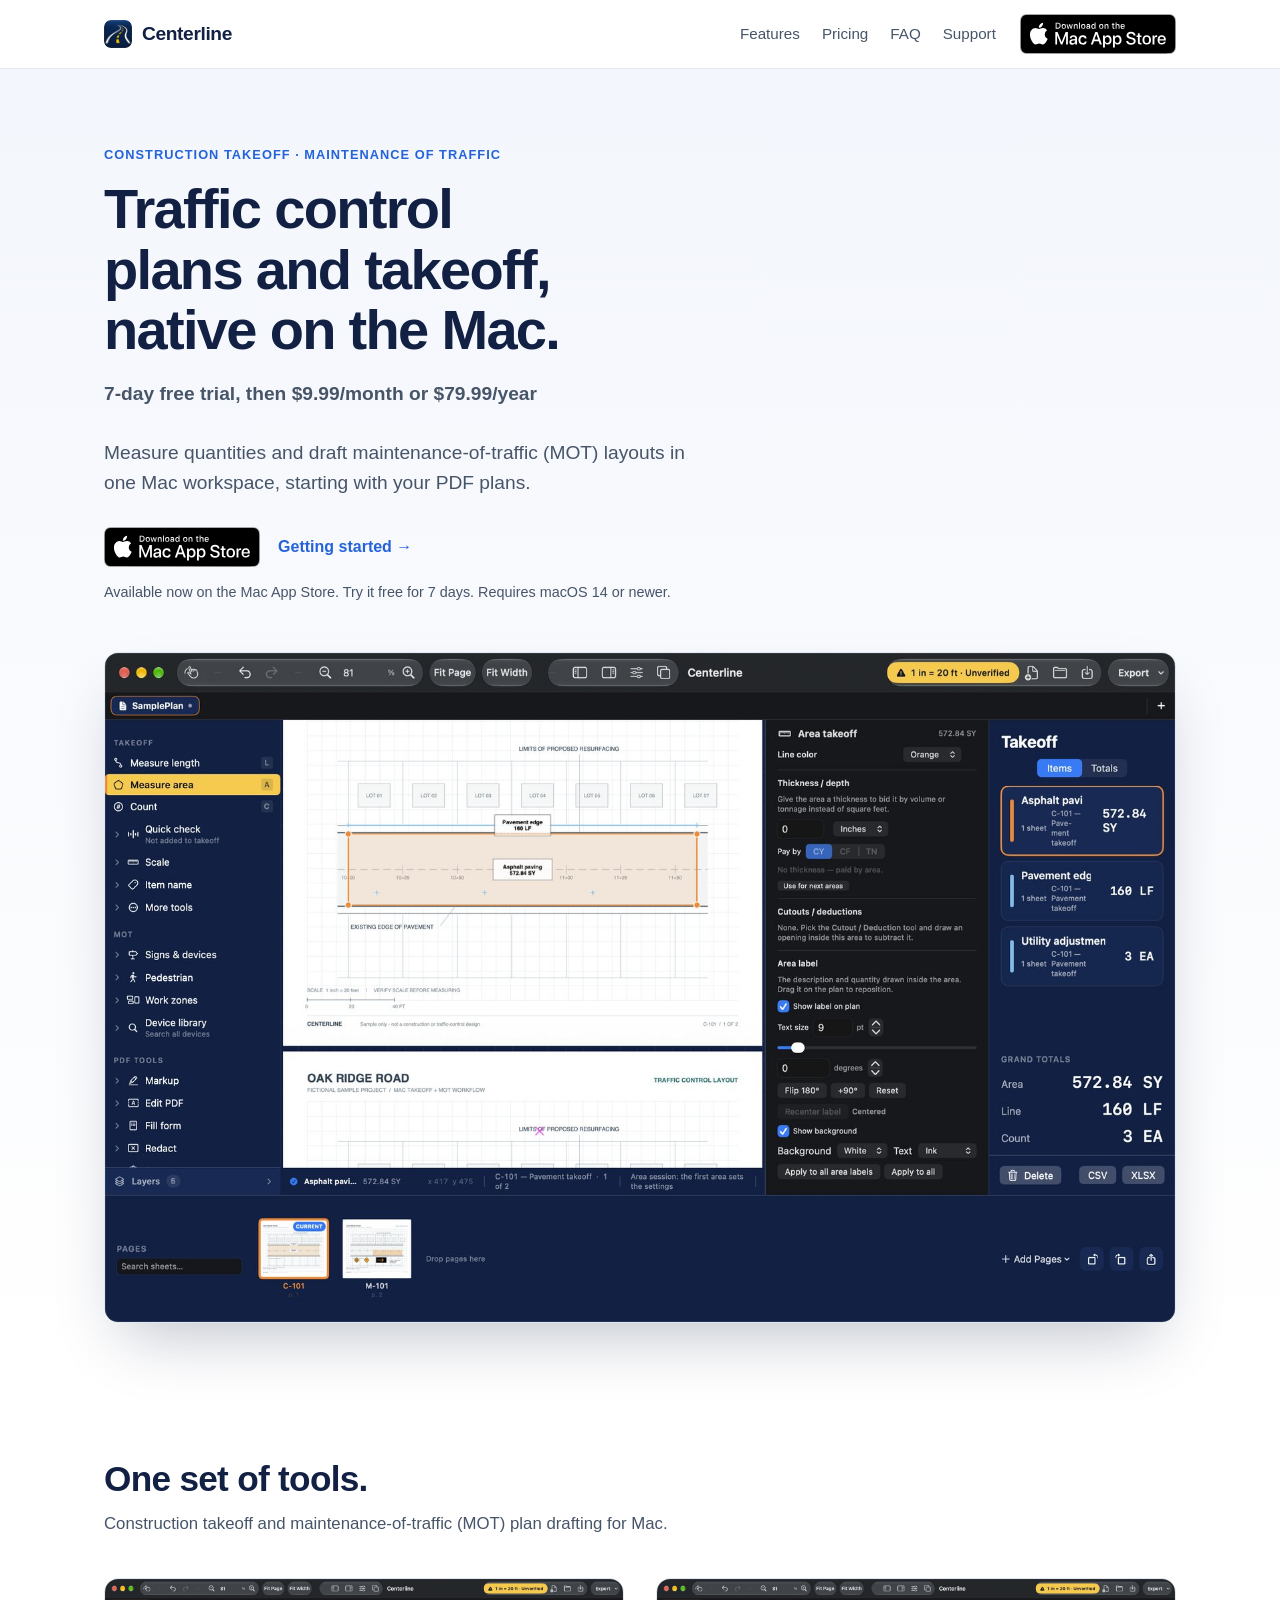
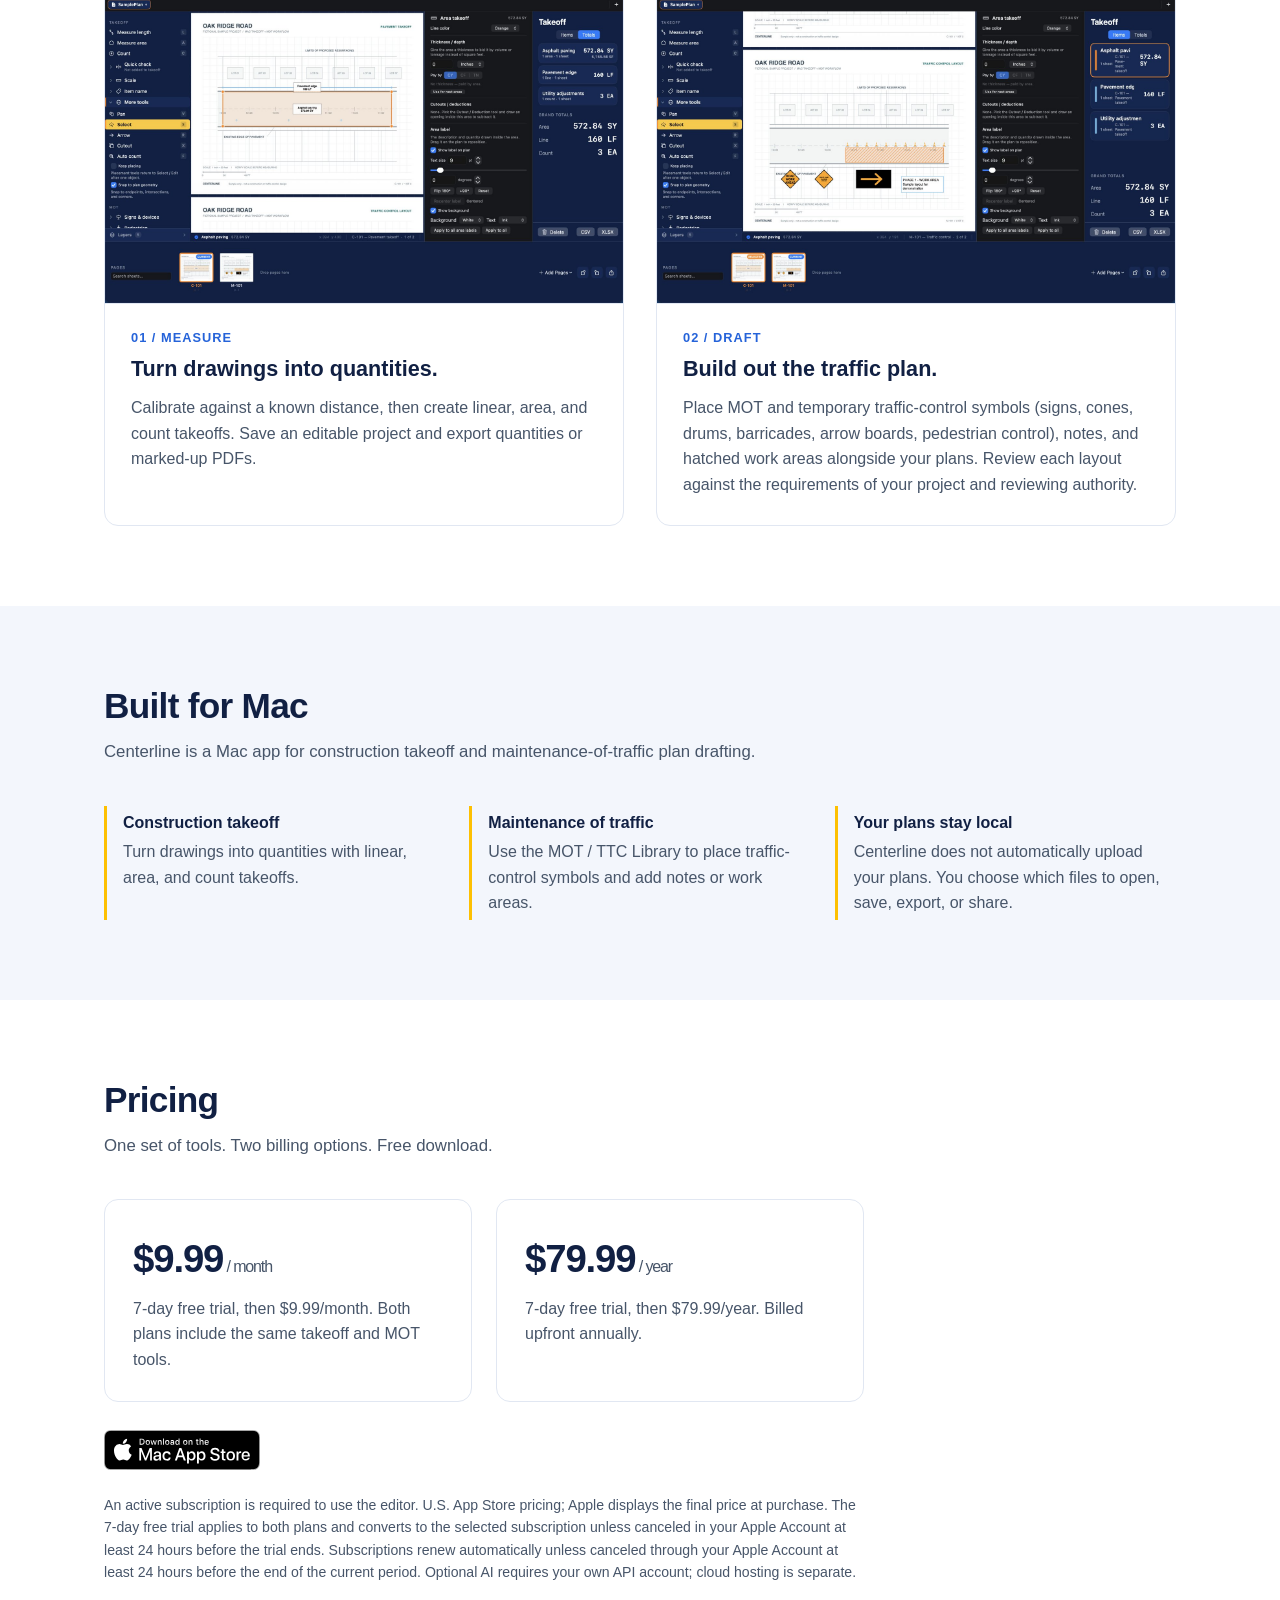
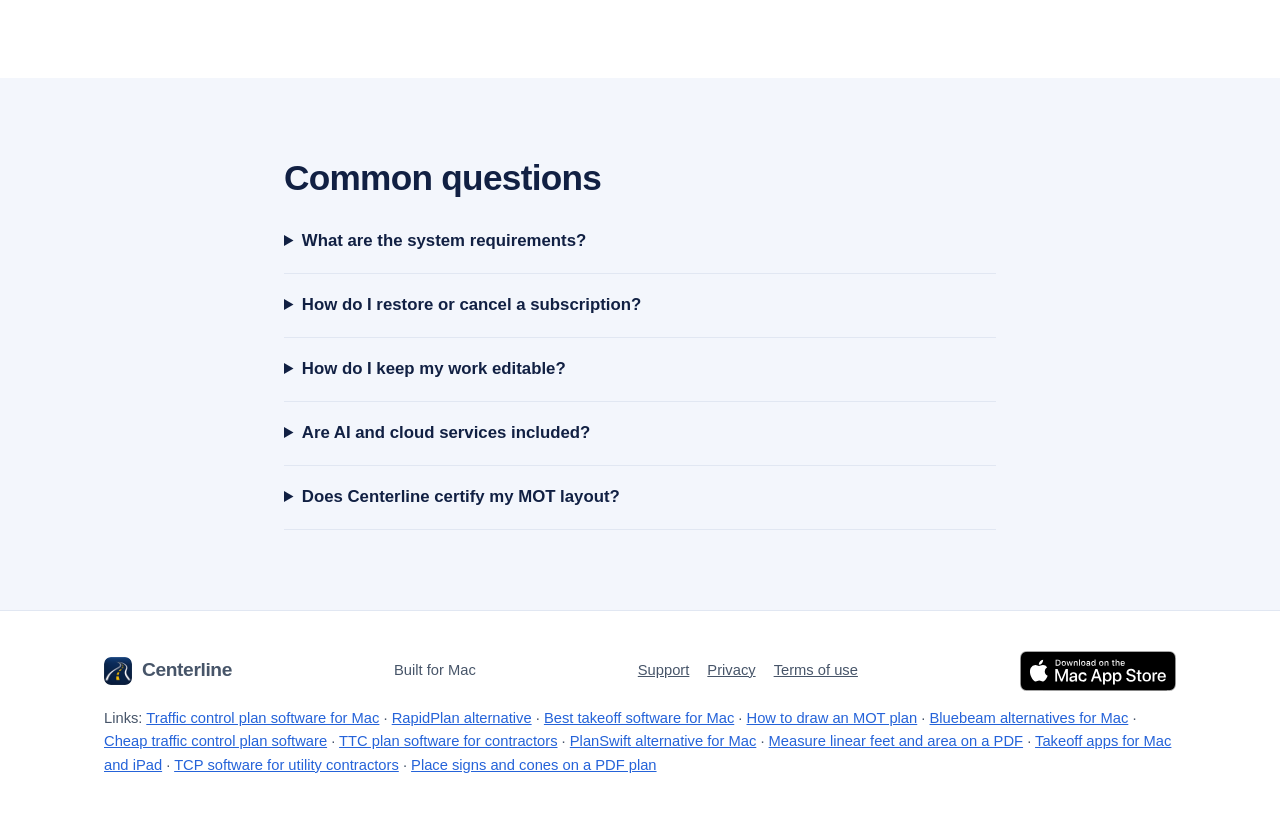
<file: index.html>
<!doctype html>
<html lang="en">
<head>
<meta charset="utf-8">
<meta name="viewport" content="width=device-width,initial-scale=1">
<title>Centerline: Takeoff and MOT for Mac</title>
<meta name="description" content="Measure quantities and draft maintenance-of-traffic (MOT) layouts in one Mac workspace, starting with your PDF plans. Free download; 7-day free trial, then $9.99/month, or $79.99/year.">
<link rel="canonical" href="https://trycenterline.com/">
<meta property="og:type" content="website">
<meta property="og:url" content="https://trycenterline.com/">
<meta property="og:title" content="Centerline: Takeoff and MOT for Mac">
<meta property="og:description" content="Measure quantities and draft maintenance-of-traffic (MOT) layouts in one Mac workspace, starting with your PDF plans.">
<meta property="og:image" content="https://trycenterline.com/images/takeoff.jpg">
<meta name="twitter:card" content="summary_large_image">
<meta name="twitter:title" content="Centerline: Takeoff and MOT for Mac">
<meta name="twitter:description" content="Measure quantities and draft maintenance-of-traffic (MOT) layouts in one Mac workspace, starting with your PDF plans.">
<meta name="twitter:image" content="https://trycenterline.com/images/takeoff.jpg">
<link rel="icon" type="image/png" sizes="32x32" href="/favicon-32.png">
<link rel="apple-touch-icon" sizes="180x180" href="/apple-touch-icon.png">
<link rel="stylesheet" href="/styles.css">
</head>
<body>
<a class="skip" href="#main">Skip to content</a>
<header class="site"><div class="wrap bar">
<a class="logo" href="/" aria-label="Centerline home"><img class="mark" src="/images/logo-mark.png" width="28" height="28" alt="" aria-hidden="true">Centerline</a>
<nav class="main" aria-label="Primary"><a href="#features">Features</a><a href="#pricing">Pricing</a><a href="#faq">FAQ</a><a href="/support">Support</a></nav>
<a class="badge" href="https://apps.apple.com/us/app/centerline-takeoff-mot/id6824292501"><img src="/download-on-the-mac-app-store.svg" alt="Download on the Mac App Store" width="156" height="40"></a>
</div></header>
<main id="main">
<section class="hero"><div class="wrap">
<p class="kicker">Construction takeoff · Maintenance of traffic</p>
<h1>Traffic control plans and takeoff, native on the Mac.</h1>
<p class="lede"><strong>7-day free trial, then $9.99/month or $79.99/year</strong></p>
<p class="lede">Measure quantities and draft maintenance-of-traffic (MOT) layouts in one Mac workspace, starting with your PDF plans.</p>
<div class="cta"><a class="badge" href="https://apps.apple.com/us/app/centerline-takeoff-mot/id6824292501"><img src="/download-on-the-mac-app-store.svg" alt="Download on the Mac App Store" width="156" height="40"></a><a class="link" href="/support">Getting started →</a></div>
<p class="note">Available now on the Mac App Store. Try it free for 7 days. Requires macOS 14 or newer.</p>
<div class="shot"><img src="/images/takeoff.jpg" width="1600" height="1000" alt="Centerline on a Mac with an asphalt paving area takeoff on a sample plan, the area takeoff settings panel, and a Takeoff panel listing quantities and grand totals"></div>
</div></section>

<section id="features"><div class="wrap">
<h2>One set of tools.</h2>
<p class="sub">Construction takeoff and maintenance-of-traffic (MOT) plan drafting for Mac.</p>
<div class="features">
<article class="card"><img src="/images/totals.jpg" width="1600" height="1000" loading="lazy" alt="Centerline Totals view showing asphalt paving, pavement edge, and utility adjustment quantities with grand totals and CSV and XLSX export buttons"><div class="body"><div class="num">01 / MEASURE</div><h3>Turn drawings into quantities.</h3><p>Calibrate against a known distance, then create linear, area, and count takeoffs. Save an editable project and export quantities or marked-up PDFs.</p></div></article>
<article class="card"><img src="/images/mot-layout.jpg" width="1600" height="1000" loading="lazy" alt="Traffic control layout sheet in Centerline with cones, a hatched work area, Road Work Ahead and Right Lane Closed signs, an arrow board, and a work-area note, with MOT placement tools in the sidebar"><div class="body"><div class="num">02 / DRAFT</div><h3>Build out the traffic plan.</h3><p>Place MOT and temporary traffic-control symbols (signs, cones, drums, barricades, arrow boards, pedestrian control), notes, and hatched work areas alongside your plans. Review each layout against the requirements of your project and reviewing authority.</p></div></article>
</div></div></section>

<section class="alt" aria-labelledby="who"><div class="wrap">
<h2 id="who">Built for Mac</h2>
<p class="sub">Centerline is a Mac app for construction takeoff and maintenance-of-traffic plan drafting.</p>
<div class="who">
<div><strong>Construction takeoff</strong><p>Turn drawings into quantities with linear, area, and count takeoffs.</p></div>
<div><strong>Maintenance of traffic</strong><p>Use the MOT / TTC Library to place traffic-control symbols and add notes or work areas.</p></div>
<div><strong>Your plans stay local</strong><p>Centerline does not automatically upload your plans. You choose which files to open, save, export, or share.</p></div>
</div></div></section>

<section id="pricing"><div class="wrap">
<h2>Pricing</h2>
<p class="sub">One set of tools. Two billing options. Free download.</p>
<div class="pricing">
<div class="plan"><div class="price">$9.99<span> / month</span></div><p>7-day free trial, then $9.99/month. Both plans include the same takeoff and MOT tools.</p></div>
<div class="plan"><div class="price">$79.99<span> / year</span></div><p>7-day free trial, then $79.99/year. Billed upfront annually.</p></div>
</div>
<div class="cta" style="margin-top:28px"><a class="badge" href="https://apps.apple.com/us/app/centerline-takeoff-mot/id6824292501"><img src="/download-on-the-mac-app-store.svg" alt="Download on the Mac App Store" width="156" height="40"></a></div>
<p class="fine">An active subscription is required to use the editor. U.S. App Store pricing; Apple displays the final price at purchase. The 7-day free trial applies to both plans and converts to the selected subscription unless canceled in your Apple Account at least 24 hours before the trial ends. Subscriptions renew automatically unless canceled through your Apple Account at least 24 hours before the end of the current period. Optional AI requires your own API account; cloud hosting is separate.</p>
</div></section>

<section id="faq" class="alt"><div class="wrap faq">
<h2>Common questions</h2>
<details><summary>What are the system requirements?</summary><p>macOS 14.0 or later. Available on the Mac App Store.</p></details>
<details><summary>How do I restore or cancel a subscription?</summary><p>Use Centerline &gt; Subscription to restore purchases or manage your plan. Restore using the same Apple Account that made the purchase. Apple handles billing and cancellation; you can also manage or cancel through your Apple Account settings.</p></details>
<details><summary>How do I keep my work editable?</summary><p>Save a Centerline project as well as any exported PDFs or reports. Canceling a subscription does not delete your local projects.</p></details>
<details><summary>Are AI and cloud services included?</summary><p>AI suggestions require your own Perplexity API credential and may incur separate charges. Cloud publishing requires a compatible server; hosted cloud service is separate.</p></details>
<details><summary>Does Centerline certify my MOT layout?</summary><p>Centerline is a drafting and measurement tool. Verify scales and quantities before use. MOT layouts and symbols require review against the applicable project and agency requirements; Centerline does not certify compliance or provide an engineering seal.</p></details>
</div></section>
</main>
<footer><div class="wrap">
<div class="foot"><a class="logo" href="/"><img class="mark" src="/images/logo-mark.png" width="28" height="28" alt="" aria-hidden="true">Centerline</a><span>Built for Mac</span>
<nav aria-label="Footer"><a href="/support">Support</a><a href="/privacy">Privacy</a><a href="https://www.apple.com/legal/internet-services/itunes/dev/stdeula/">Terms of use</a></nav><a class="badge" href="https://apps.apple.com/us/app/centerline-takeoff-mot/id6824292501"><img src="/download-on-the-mac-app-store.svg" alt="Download on the Mac App Store" width="156" height="40"></a></div>
<p class="seo">Links: <a href="/traffic-control-plan-mac">Traffic control plan software for Mac</a> · <a href="/rapidplan-alternative">RapidPlan alternative</a> · <a href="/best-takeoff-software-mac">Best takeoff software for Mac</a> · <a href="/how-to-draw-mot-plan">How to draw an MOT plan</a> · <a href="/bluebeam-alternatives-mac">Bluebeam alternatives for Mac</a> · <a href="/cheap-traffic-control-plan-software">Cheap traffic control plan software</a> · <a href="/temporary-traffic-control-plan-software">TTC plan software for contractors</a> · <a href="/planswift-alternative-mac">PlanSwift alternative for Mac</a> · <a href="/measure-linear-feet-area-pdf-mac">Measure linear feet and area on a PDF</a> · <a href="/takeoff-app-small-contractors-mac-ipad">Takeoff apps for Mac and iPad</a> · <a href="/traffic-control-plan-software-mac-utility-contractors">TCP software for utility contractors</a> · <a href="/place-traffic-signs-cones-on-pdf-plan">Place signs and cones on a PDF plan</a></p>
</div></footer>
</body>
</html>
</file>
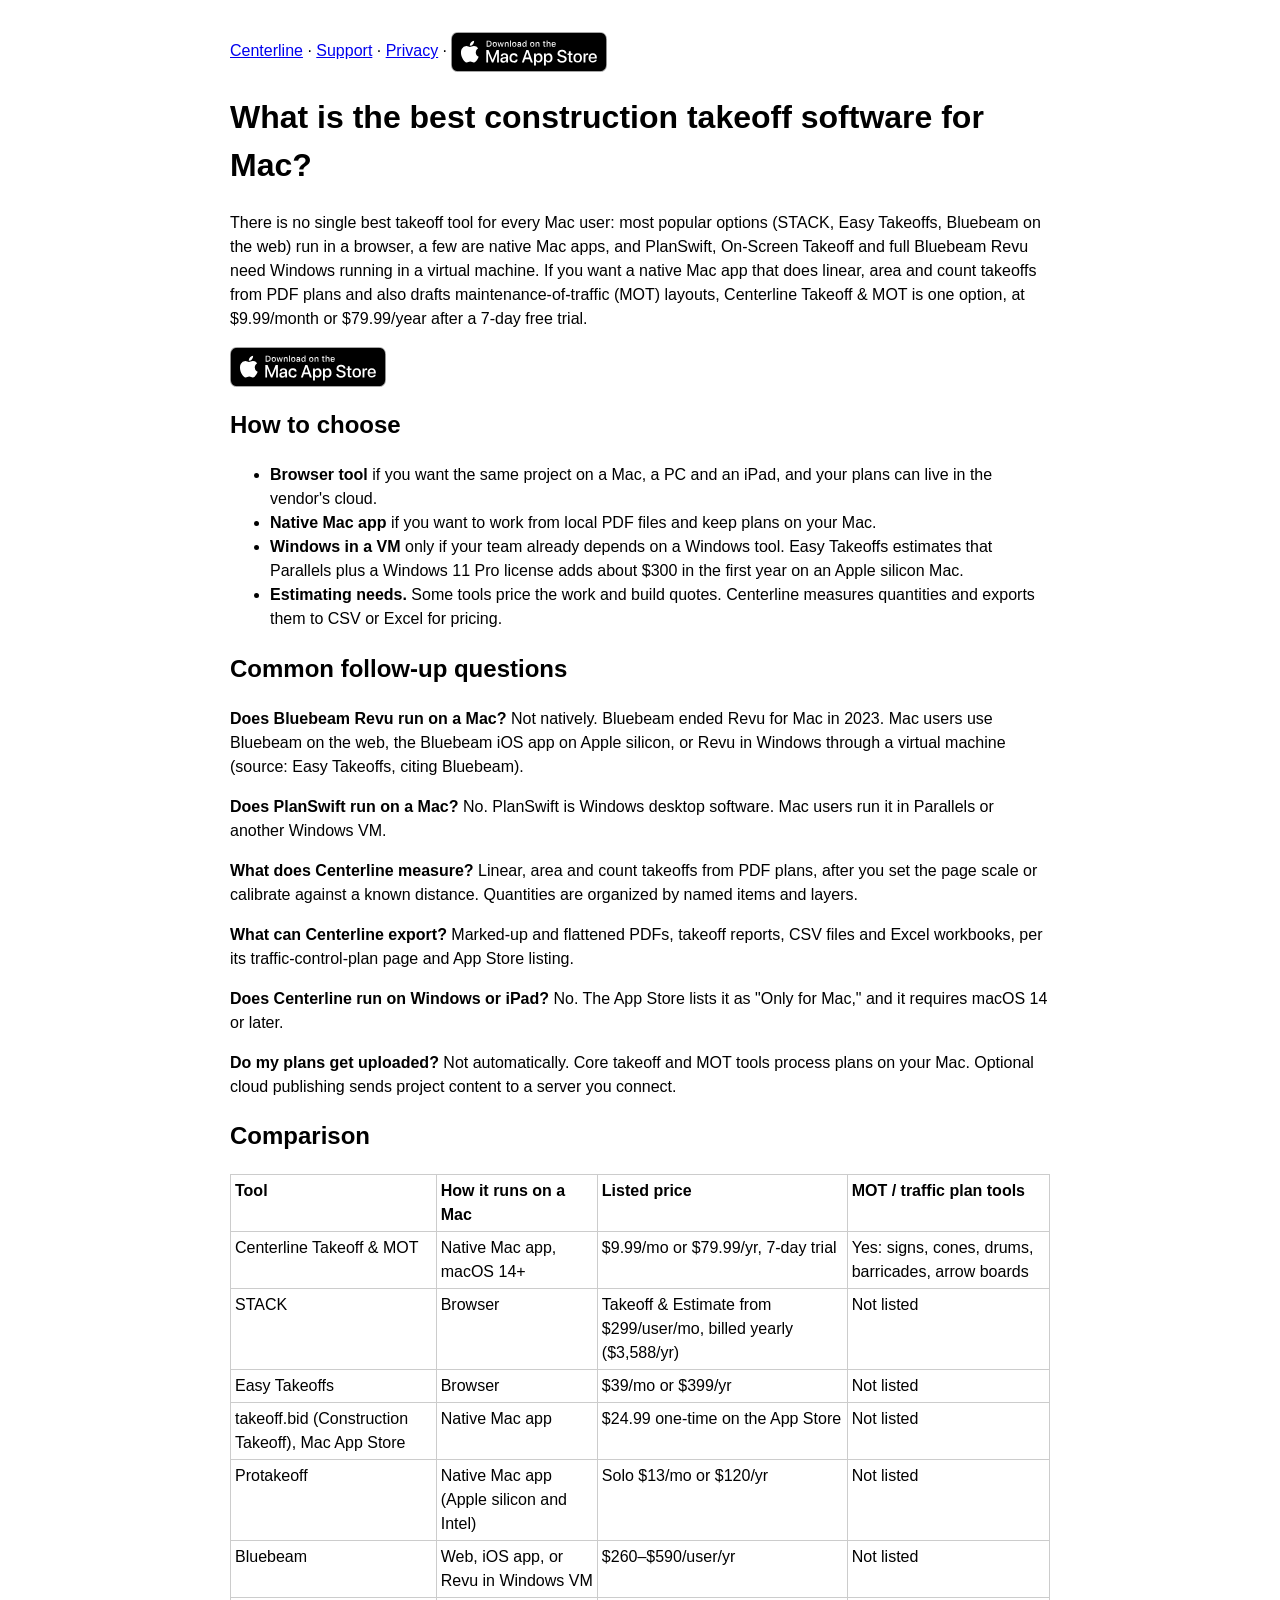
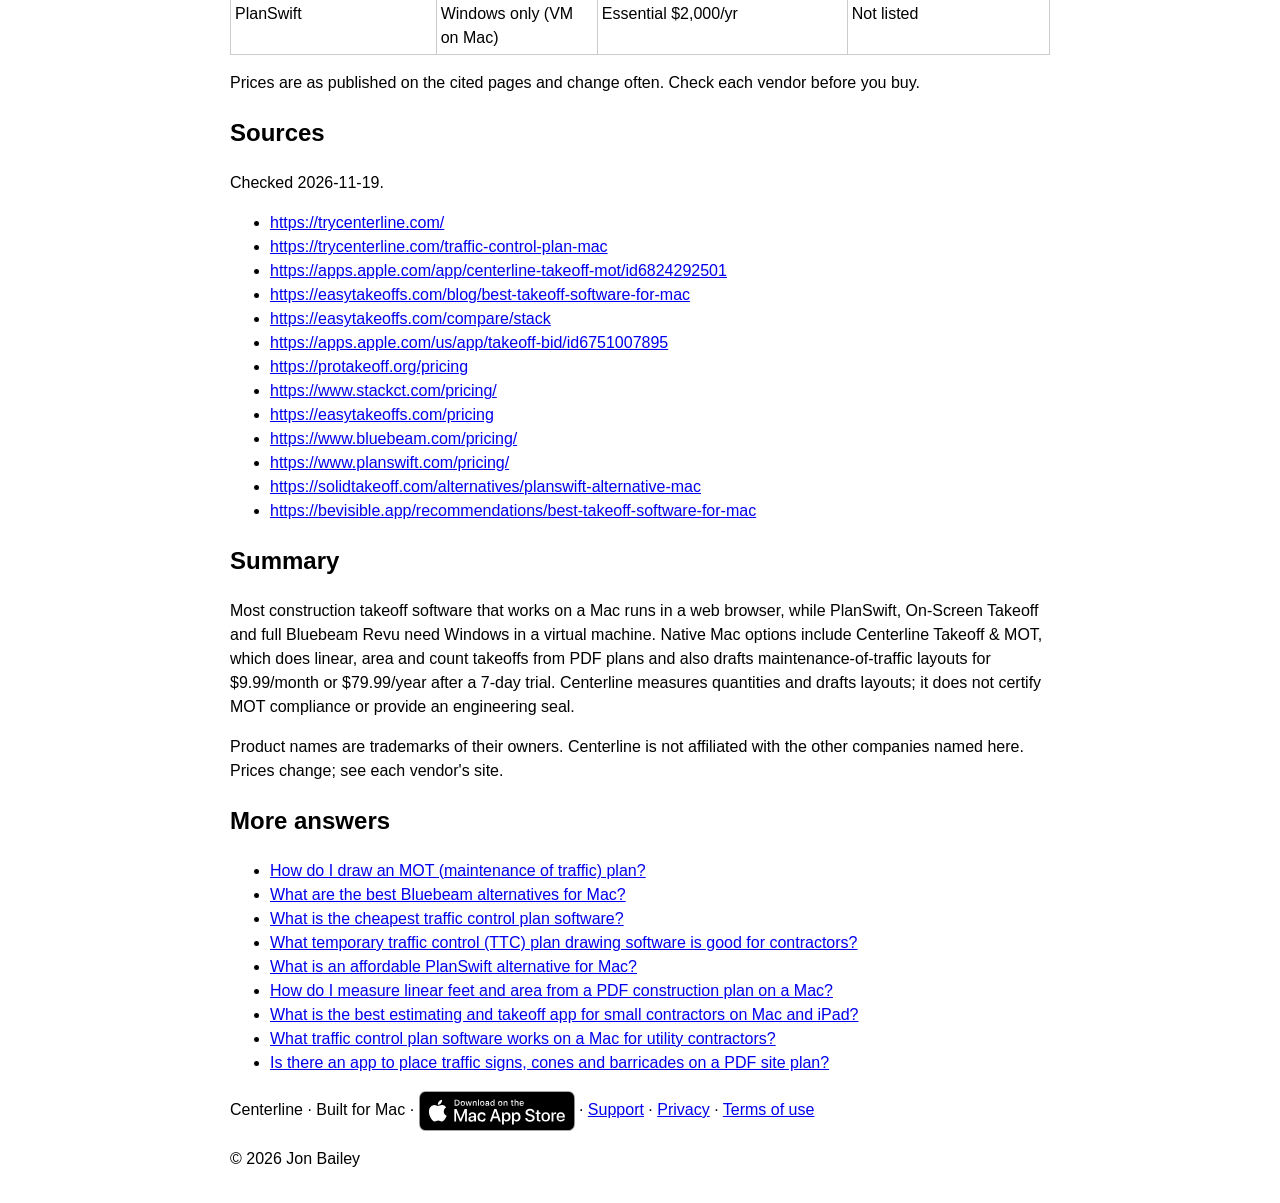
<file: best-takeoff-software-mac.html>
<!doctype html>
<html lang="en"><head><meta charset="utf-8"><meta name="viewport" content="width=device-width,initial-scale=1"><title>What is the best construction takeoff software for Mac? | Centerline</title><link rel="canonical" href="https://trycenterline.com/best-takeoff-software-mac"><meta property="og:url" content="https://trycenterline.com/best-takeoff-software-mac"><meta property="og:title" content="What is the best construction takeoff software for Mac? | Centerline"><meta property="og:type" content="article"><meta name="description" content="Takeoff software that runs on a Mac: browser tools, native Mac apps, and Windows tools in a VM. Prices, platforms, and Centerline Takeoff &amp; MOT."><style>body{font-family:-apple-system,sans-serif;max-width:820px;margin:2em auto;padding:0 1em;line-height:1.5}.badge img{vertical-align:middle}table{border-collapse:collapse}th,td{border:1px solid #ccc;padding:4px;text-align:left;vertical-align:top}</style></head><body>

<p><a href="/">Centerline</a> · <a href="/support">Support</a> · <a href="/privacy">Privacy</a> · <a class="badge" href="https://apps.apple.com/us/app/centerline-takeoff-mot/id6824292501"><img src="/download-on-the-mac-app-store.svg" alt="Download on the Mac App Store" width="156" height="40"></a></p>

<h1>What is the best construction takeoff software for Mac?</h1>
<p>There is no single best takeoff tool for every Mac user: most popular options (STACK, Easy Takeoffs, Bluebeam on the web) run in a browser, a few are native Mac apps, and PlanSwift, On-Screen Takeoff and full Bluebeam Revu need Windows running in a virtual machine. If you want a native Mac app that does linear, area and count takeoffs from PDF plans and also drafts maintenance-of-traffic (MOT) layouts, Centerline Takeoff &amp; MOT is one option, at $9.99/month or $79.99/year after a 7-day free trial.</p>
<p><a class="badge" href="https://apps.apple.com/us/app/centerline-takeoff-mot/id6824292501"><img src="/download-on-the-mac-app-store.svg" alt="Download on the Mac App Store" width="156" height="40"></a></p>
<h2>How to choose</h2>
<ul>
<li><strong>Browser tool</strong> if you want the same project on a Mac, a PC and an iPad, and your plans can live in the vendor's cloud.</li>
<li><strong>Native Mac app</strong> if you want to work from local PDF files and keep plans on your Mac.</li>
<li><strong>Windows in a VM</strong> only if your team already depends on a Windows tool. Easy Takeoffs estimates that Parallels plus a Windows 11 Pro license adds about $300 in the first year on an Apple silicon Mac.</li>
<li><strong>Estimating needs.</strong> Some tools price the work and build quotes. Centerline measures quantities and exports them to CSV or Excel for pricing.</li>
</ul>
<h2>Common follow-up questions</h2>
<p><strong>Does Bluebeam Revu run on a Mac?</strong>
Not natively. Bluebeam ended Revu for Mac in 2023. Mac users use Bluebeam on the web, the Bluebeam iOS app on Apple silicon, or Revu in Windows through a virtual machine (source: Easy Takeoffs, citing Bluebeam).</p>
<p><strong>Does PlanSwift run on a Mac?</strong>
No. PlanSwift is Windows desktop software. Mac users run it in Parallels or another Windows VM.</p>
<p><strong>What does Centerline measure?</strong>
Linear, area and count takeoffs from PDF plans, after you set the page scale or calibrate against a known distance. Quantities are organized by named items and layers.</p>
<p><strong>What can Centerline export?</strong>
Marked-up and flattened PDFs, takeoff reports, CSV files and Excel workbooks, per its traffic-control-plan page and App Store listing.</p>
<p><strong>Does Centerline run on Windows or iPad?</strong>
No. The App Store lists it as "Only for Mac," and it requires macOS 14 or later.</p>
<p><strong>Do my plans get uploaded?</strong>
Not automatically. Core takeoff and MOT tools process plans on your Mac. Optional cloud publishing sends project content to a server you connect.</p>
<h2>Comparison</h2>
<div style="overflow-x:auto"><table>
<thead>
<tr>
<th>Tool</th>
<th>How it runs on a Mac</th>
<th>Listed price</th>
<th>MOT / traffic plan tools</th>
</tr>
</thead>
<tbody>
<tr>
<td>Centerline Takeoff &amp; MOT</td>
<td>Native Mac app, macOS 14+</td>
<td>$9.99/mo or $79.99/yr, 7-day trial</td>
<td>Yes: signs, cones, drums, barricades, arrow boards</td>
</tr>
<tr>
<td>STACK</td>
<td>Browser</td>
<td>Takeoff &amp; Estimate from $299/user/mo, billed yearly ($3,588/yr)</td>
<td>Not listed</td>
</tr>
<tr>
<td>Easy Takeoffs</td>
<td>Browser</td>
<td>$39/mo or $399/yr</td>
<td>Not listed</td>
</tr>
<tr>
<td>takeoff.bid (Construction Takeoff), Mac App Store</td>
<td>Native Mac app</td>
<td>$24.99 one-time on the App Store</td>
<td>Not listed</td>
</tr>
<tr>
<td>Protakeoff</td>
<td>Native Mac app (Apple silicon and Intel)</td>
<td>Solo $13/mo or $120/yr</td>
<td>Not listed</td>
</tr>
<tr>
<td>Bluebeam</td>
<td>Web, iOS app, or Revu in Windows VM</td>
<td>$260–$590/user/yr</td>
<td>Not listed</td>
</tr>
<tr>
<td>PlanSwift</td>
<td>Windows only (VM on Mac)</td>
<td>Essential $2,000/yr</td>
<td>Not listed</td>
</tr>
</tbody>
</table></div>
<p>Prices are as published on the cited pages and change often. Check each vendor before you buy.</p>
<h2>Sources</h2>
<p>Checked 2026-11-19.</p>
<ul>
<li><a href="https://trycenterline.com/">https://trycenterline.com/</a></li>
<li><a href="https://trycenterline.com/traffic-control-plan-mac">https://trycenterline.com/traffic-control-plan-mac</a></li>
<li><a href="https://apps.apple.com/app/centerline-takeoff-mot/id6824292501">https://apps.apple.com/app/centerline-takeoff-mot/id6824292501</a></li>
<li><a href="https://easytakeoffs.com/blog/best-takeoff-software-for-mac">https://easytakeoffs.com/blog/best-takeoff-software-for-mac</a></li>
<li><a href="https://easytakeoffs.com/compare/stack">https://easytakeoffs.com/compare/stack</a></li>
<li><a href="https://apps.apple.com/us/app/takeoff-bid/id6751007895">https://apps.apple.com/us/app/takeoff-bid/id6751007895</a></li>
<li><a href="https://protakeoff.org/pricing">https://protakeoff.org/pricing</a></li>
<li><a href="https://www.stackct.com/pricing/">https://www.stackct.com/pricing/</a></li>
<li><a href="https://easytakeoffs.com/pricing">https://easytakeoffs.com/pricing</a></li>
<li><a href="https://www.bluebeam.com/pricing/">https://www.bluebeam.com/pricing/</a></li>
<li><a href="https://www.planswift.com/pricing/">https://www.planswift.com/pricing/</a></li>
<li><a href="https://solidtakeoff.com/alternatives/planswift-alternative-mac">https://solidtakeoff.com/alternatives/planswift-alternative-mac</a></li>
<li><a href="https://bevisible.app/recommendations/best-takeoff-software-for-mac">https://bevisible.app/recommendations/best-takeoff-software-for-mac</a></li>
</ul>
<h2>Summary</h2>
<p>Most construction takeoff software that works on a Mac runs in a web browser, while PlanSwift, On-Screen Takeoff and full Bluebeam Revu need Windows in a virtual machine. Native Mac options include Centerline Takeoff &amp; MOT, which does linear, area and count takeoffs from PDF plans and also drafts maintenance-of-traffic layouts for $9.99/month or $79.99/year after a 7-day trial. Centerline measures quantities and drafts layouts; it does not certify MOT compliance or provide an engineering seal.</p>

<p>Product names are trademarks of their owners. Centerline is not affiliated with the other companies named here. Prices change; see each vendor's site.</p>

<h2>More answers</h2>
<ul><li><a href="/how-to-draw-mot-plan">How do I draw an MOT (maintenance of traffic) plan?</a></li><li><a href="/bluebeam-alternatives-mac">What are the best Bluebeam alternatives for Mac?</a></li><li><a href="/cheap-traffic-control-plan-software">What is the cheapest traffic control plan software?</a></li><li><a href="/temporary-traffic-control-plan-software">What temporary traffic control (TTC) plan drawing software is good for contractors?</a></li><li><a href="/planswift-alternative-mac">What is an affordable PlanSwift alternative for Mac?</a></li><li><a href="/measure-linear-feet-area-pdf-mac">How do I measure linear feet and area from a PDF construction plan on a Mac?</a></li><li><a href="/takeoff-app-small-contractors-mac-ipad">What is the best estimating and takeoff app for small contractors on Mac and iPad?</a></li><li><a href="/traffic-control-plan-software-mac-utility-contractors">What traffic control plan software works on a Mac for utility contractors?</a></li><li><a href="/place-traffic-signs-cones-on-pdf-plan">Is there an app to place traffic signs, cones and barricades on a PDF site plan?</a></li></ul>

<p>Centerline · Built for Mac · <a class="badge" href="https://apps.apple.com/us/app/centerline-takeoff-mot/id6824292501"><img src="/download-on-the-mac-app-store.svg" alt="Download on the Mac App Store" width="156" height="40"></a> · <a href="/support">Support</a> · <a href="/privacy">Privacy</a> · <a href="https://www.apple.com/legal/internet-services/itunes/dev/stdeula/">Terms of use</a></p>
<p>© 2026 Jon Bailey</p>
</body></html>
</file>
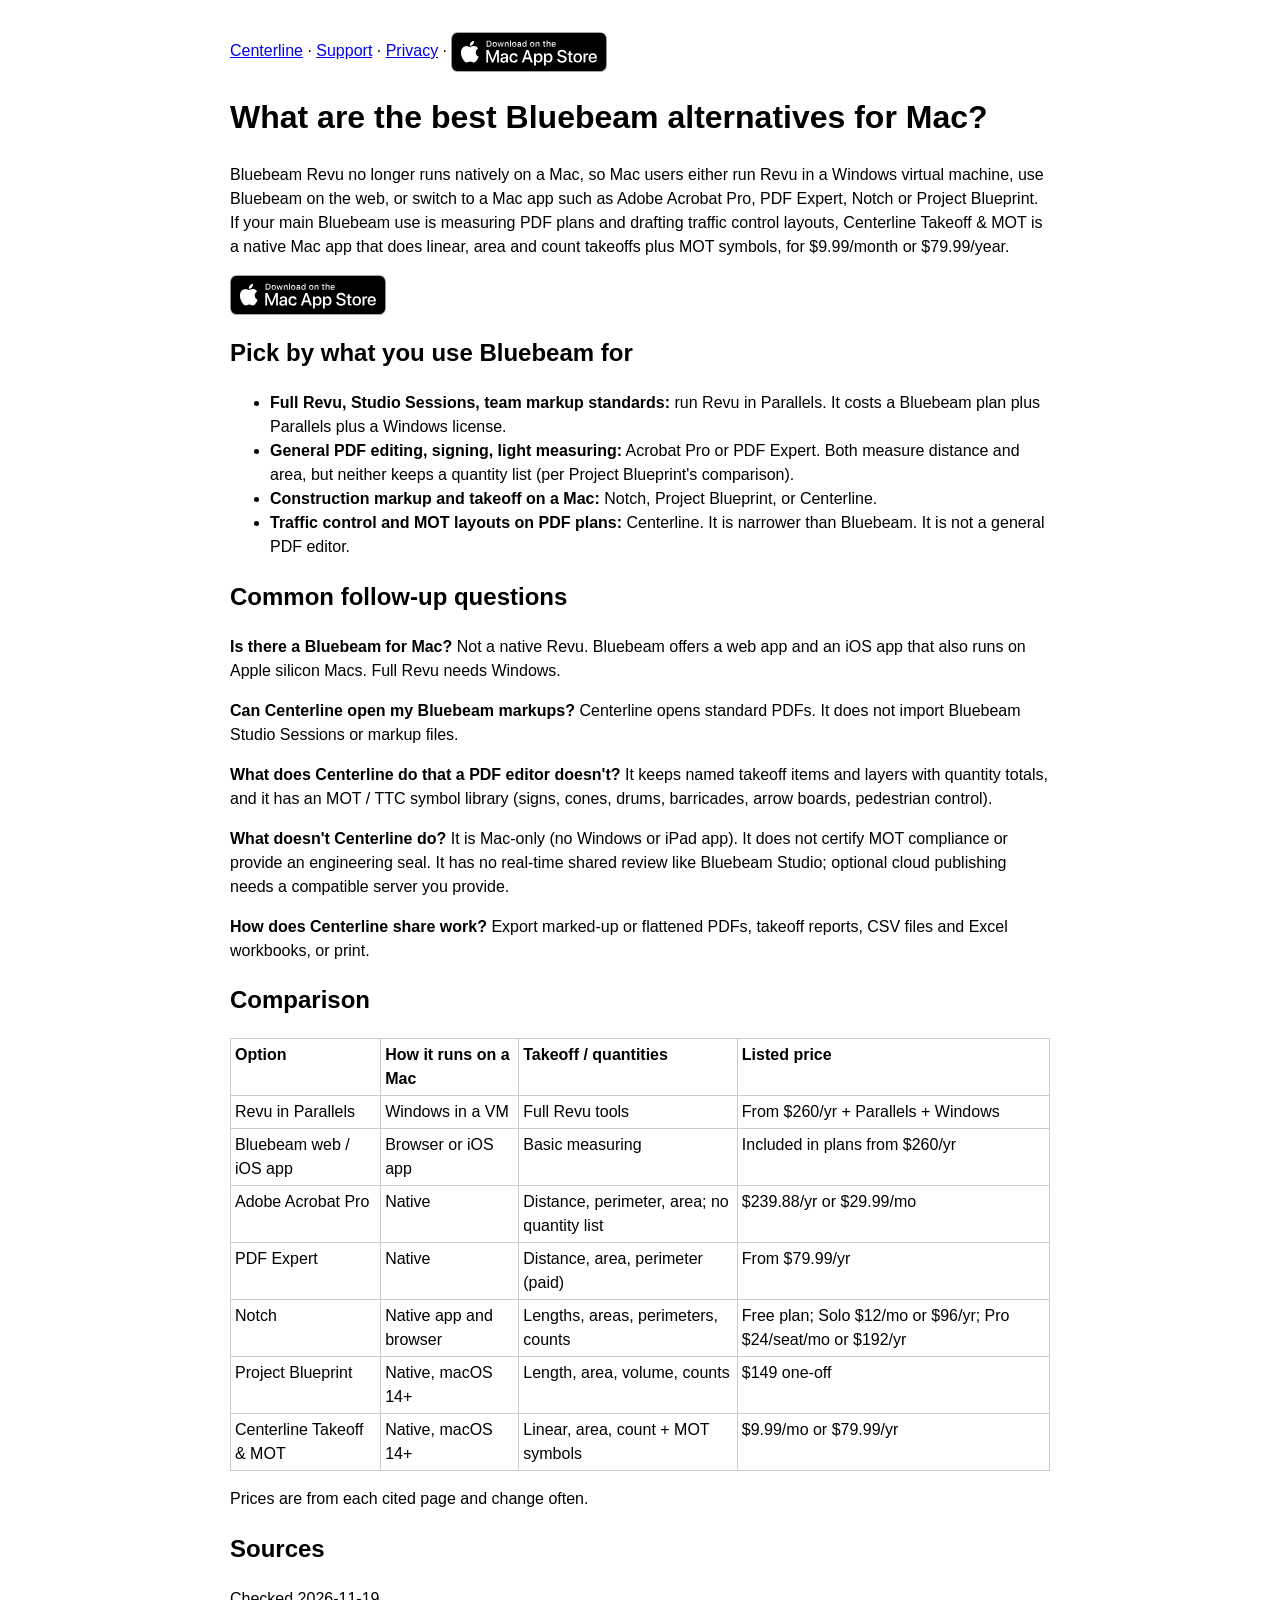
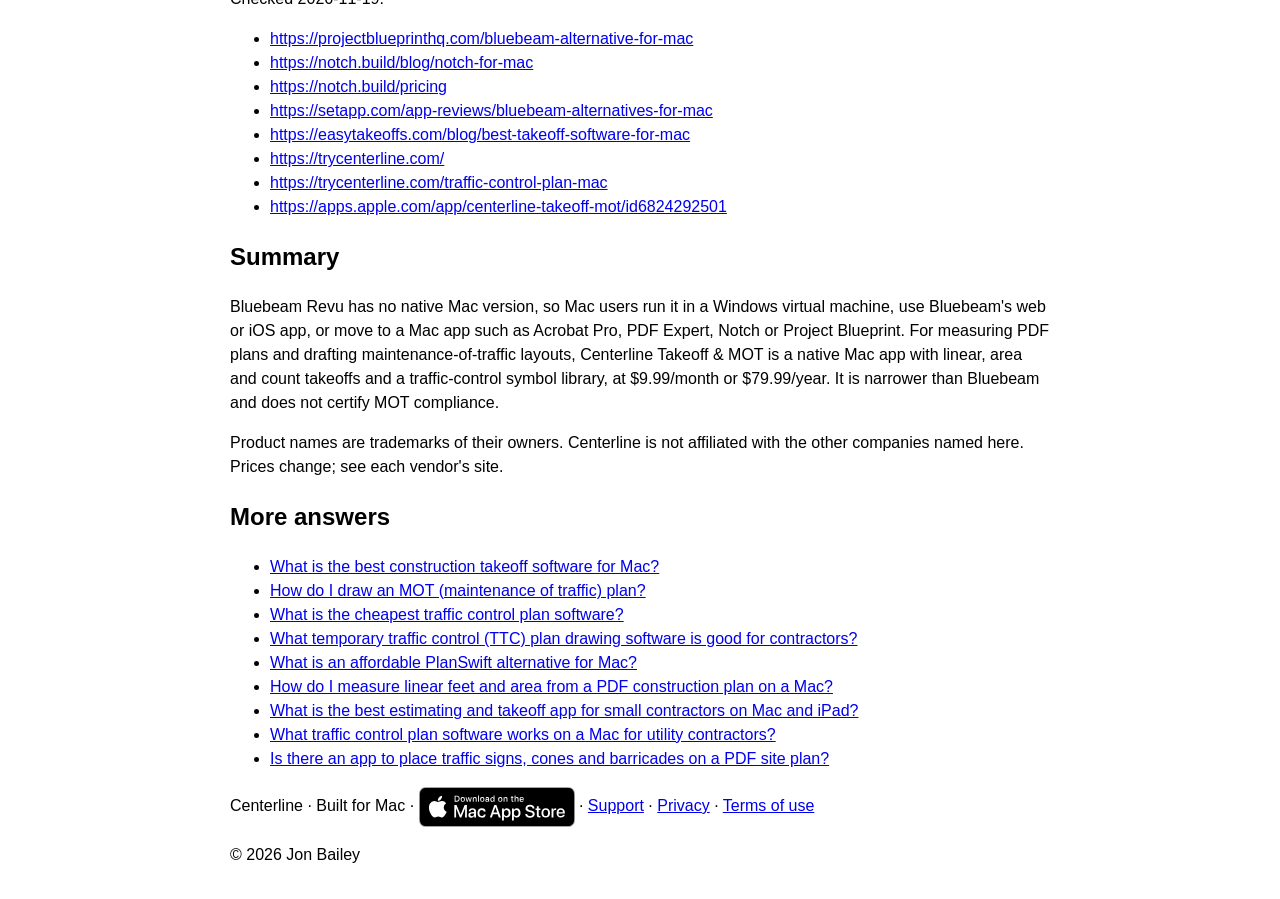
<file: bluebeam-alternatives-mac.html>
<!doctype html>
<html lang="en"><head><meta charset="utf-8"><meta name="viewport" content="width=device-width,initial-scale=1"><title>What are the best Bluebeam alternatives for Mac? | Centerline</title><link rel="canonical" href="https://trycenterline.com/bluebeam-alternatives-mac"><meta property="og:url" content="https://trycenterline.com/bluebeam-alternatives-mac"><meta property="og:title" content="What are the best Bluebeam alternatives for Mac? | Centerline"><meta property="og:type" content="article"><meta name="description" content="Bluebeam Revu no longer runs natively on Mac. Compare Mac options for PDF markup, measuring and takeoff, with prices and honest limits."><style>body{font-family:-apple-system,sans-serif;max-width:820px;margin:2em auto;padding:0 1em;line-height:1.5}.badge img{vertical-align:middle}table{border-collapse:collapse}th,td{border:1px solid #ccc;padding:4px;text-align:left;vertical-align:top}</style></head><body>

<p><a href="/">Centerline</a> · <a href="/support">Support</a> · <a href="/privacy">Privacy</a> · <a class="badge" href="https://apps.apple.com/us/app/centerline-takeoff-mot/id6824292501"><img src="/download-on-the-mac-app-store.svg" alt="Download on the Mac App Store" width="156" height="40"></a></p>

<h1>What are the best Bluebeam alternatives for Mac?</h1>
<p>Bluebeam Revu no longer runs natively on a Mac, so Mac users either run Revu in a Windows virtual machine, use Bluebeam on the web, or switch to a Mac app such as Adobe Acrobat Pro, PDF Expert, Notch or Project Blueprint. If your main Bluebeam use is measuring PDF plans and drafting traffic control layouts, Centerline Takeoff &amp; MOT is a native Mac app that does linear, area and count takeoffs plus MOT symbols, for $9.99/month or $79.99/year.</p>
<p><a class="badge" href="https://apps.apple.com/us/app/centerline-takeoff-mot/id6824292501"><img src="/download-on-the-mac-app-store.svg" alt="Download on the Mac App Store" width="156" height="40"></a></p>
<h2>Pick by what you use Bluebeam for</h2>
<ul>
<li><strong>Full Revu, Studio Sessions, team markup standards:</strong> run Revu in Parallels. It costs a Bluebeam plan plus Parallels plus a Windows license.</li>
<li><strong>General PDF editing, signing, light measuring:</strong> Acrobat Pro or PDF Expert. Both measure distance and area, but neither keeps a quantity list (per Project Blueprint's comparison).</li>
<li><strong>Construction markup and takeoff on a Mac:</strong> Notch, Project Blueprint, or Centerline.</li>
<li><strong>Traffic control and MOT layouts on PDF plans:</strong> Centerline. It is narrower than Bluebeam. It is not a general PDF editor.</li>
</ul>
<h2>Common follow-up questions</h2>
<p><strong>Is there a Bluebeam for Mac?</strong>
Not a native Revu. Bluebeam offers a web app and an iOS app that also runs on Apple silicon Macs. Full Revu needs Windows.</p>
<p><strong>Can Centerline open my Bluebeam markups?</strong>
Centerline opens standard PDFs. It does not import Bluebeam Studio Sessions or markup files.</p>
<p><strong>What does Centerline do that a PDF editor doesn't?</strong>
It keeps named takeoff items and layers with quantity totals, and it has an MOT / TTC symbol library (signs, cones, drums, barricades, arrow boards, pedestrian control).</p>
<p><strong>What doesn't Centerline do?</strong>
It is Mac-only (no Windows or iPad app). It does not certify MOT compliance or provide an engineering seal. It has no real-time shared review like Bluebeam Studio; optional cloud publishing needs a compatible server you provide.</p>
<p><strong>How does Centerline share work?</strong>
Export marked-up or flattened PDFs, takeoff reports, CSV files and Excel workbooks, or print.</p>
<h2>Comparison</h2>
<div style="overflow-x:auto"><table>
<thead>
<tr>
<th>Option</th>
<th>How it runs on a Mac</th>
<th>Takeoff / quantities</th>
<th>Listed price</th>
</tr>
</thead>
<tbody>
<tr>
<td>Revu in Parallels</td>
<td>Windows in a VM</td>
<td>Full Revu tools</td>
<td>From $260/yr + Parallels + Windows</td>
</tr>
<tr>
<td>Bluebeam web / iOS app</td>
<td>Browser or iOS app</td>
<td>Basic measuring</td>
<td>Included in plans from $260/yr</td>
</tr>
<tr>
<td>Adobe Acrobat Pro</td>
<td>Native</td>
<td>Distance, perimeter, area; no quantity list</td>
<td>$239.88/yr or $29.99/mo</td>
</tr>
<tr>
<td>PDF Expert</td>
<td>Native</td>
<td>Distance, area, perimeter (paid)</td>
<td>From $79.99/yr</td>
</tr>
<tr>
<td>Notch</td>
<td>Native app and browser</td>
<td>Lengths, areas, perimeters, counts</td>
<td>Free plan; Solo $12/mo or $96/yr; Pro $24/seat/mo or $192/yr</td>
</tr>
<tr>
<td>Project Blueprint</td>
<td>Native, macOS 14+</td>
<td>Length, area, volume, counts</td>
<td>$149 one-off</td>
</tr>
<tr>
<td>Centerline Takeoff &amp; MOT</td>
<td>Native, macOS 14+</td>
<td>Linear, area, count + MOT symbols</td>
<td>$9.99/mo or $79.99/yr</td>
</tr>
</tbody>
</table></div>
<p>Prices are from each cited page and change often.</p>
<h2>Sources</h2>
<p>Checked 2026-11-19.</p>
<ul>
<li><a href="https://projectblueprinthq.com/bluebeam-alternative-for-mac">https://projectblueprinthq.com/bluebeam-alternative-for-mac</a></li>
<li><a href="https://notch.build/blog/notch-for-mac">https://notch.build/blog/notch-for-mac</a></li>
<li><a href="https://notch.build/pricing">https://notch.build/pricing</a></li>
<li><a href="https://setapp.com/app-reviews/bluebeam-alternatives-for-mac">https://setapp.com/app-reviews/bluebeam-alternatives-for-mac</a></li>
<li><a href="https://easytakeoffs.com/blog/best-takeoff-software-for-mac">https://easytakeoffs.com/blog/best-takeoff-software-for-mac</a></li>
<li><a href="https://trycenterline.com/">https://trycenterline.com/</a></li>
<li><a href="https://trycenterline.com/traffic-control-plan-mac">https://trycenterline.com/traffic-control-plan-mac</a></li>
<li><a href="https://apps.apple.com/app/centerline-takeoff-mot/id6824292501">https://apps.apple.com/app/centerline-takeoff-mot/id6824292501</a></li>
</ul>
<h2>Summary</h2>
<p>Bluebeam Revu has no native Mac version, so Mac users run it in a Windows virtual machine, use Bluebeam's web or iOS app, or move to a Mac app such as Acrobat Pro, PDF Expert, Notch or Project Blueprint. For measuring PDF plans and drafting maintenance-of-traffic layouts, Centerline Takeoff &amp; MOT is a native Mac app with linear, area and count takeoffs and a traffic-control symbol library, at $9.99/month or $79.99/year. It is narrower than Bluebeam and does not certify MOT compliance.</p>

<p>Product names are trademarks of their owners. Centerline is not affiliated with the other companies named here. Prices change; see each vendor's site.</p>

<h2>More answers</h2>
<ul><li><a href="/best-takeoff-software-mac">What is the best construction takeoff software for Mac?</a></li><li><a href="/how-to-draw-mot-plan">How do I draw an MOT (maintenance of traffic) plan?</a></li><li><a href="/cheap-traffic-control-plan-software">What is the cheapest traffic control plan software?</a></li><li><a href="/temporary-traffic-control-plan-software">What temporary traffic control (TTC) plan drawing software is good for contractors?</a></li><li><a href="/planswift-alternative-mac">What is an affordable PlanSwift alternative for Mac?</a></li><li><a href="/measure-linear-feet-area-pdf-mac">How do I measure linear feet and area from a PDF construction plan on a Mac?</a></li><li><a href="/takeoff-app-small-contractors-mac-ipad">What is the best estimating and takeoff app for small contractors on Mac and iPad?</a></li><li><a href="/traffic-control-plan-software-mac-utility-contractors">What traffic control plan software works on a Mac for utility contractors?</a></li><li><a href="/place-traffic-signs-cones-on-pdf-plan">Is there an app to place traffic signs, cones and barricades on a PDF site plan?</a></li></ul>

<p>Centerline · Built for Mac · <a class="badge" href="https://apps.apple.com/us/app/centerline-takeoff-mot/id6824292501"><img src="/download-on-the-mac-app-store.svg" alt="Download on the Mac App Store" width="156" height="40"></a> · <a href="/support">Support</a> · <a href="/privacy">Privacy</a> · <a href="https://www.apple.com/legal/internet-services/itunes/dev/stdeula/">Terms of use</a></p>
<p>© 2026 Jon Bailey</p>
</body></html>
</file>
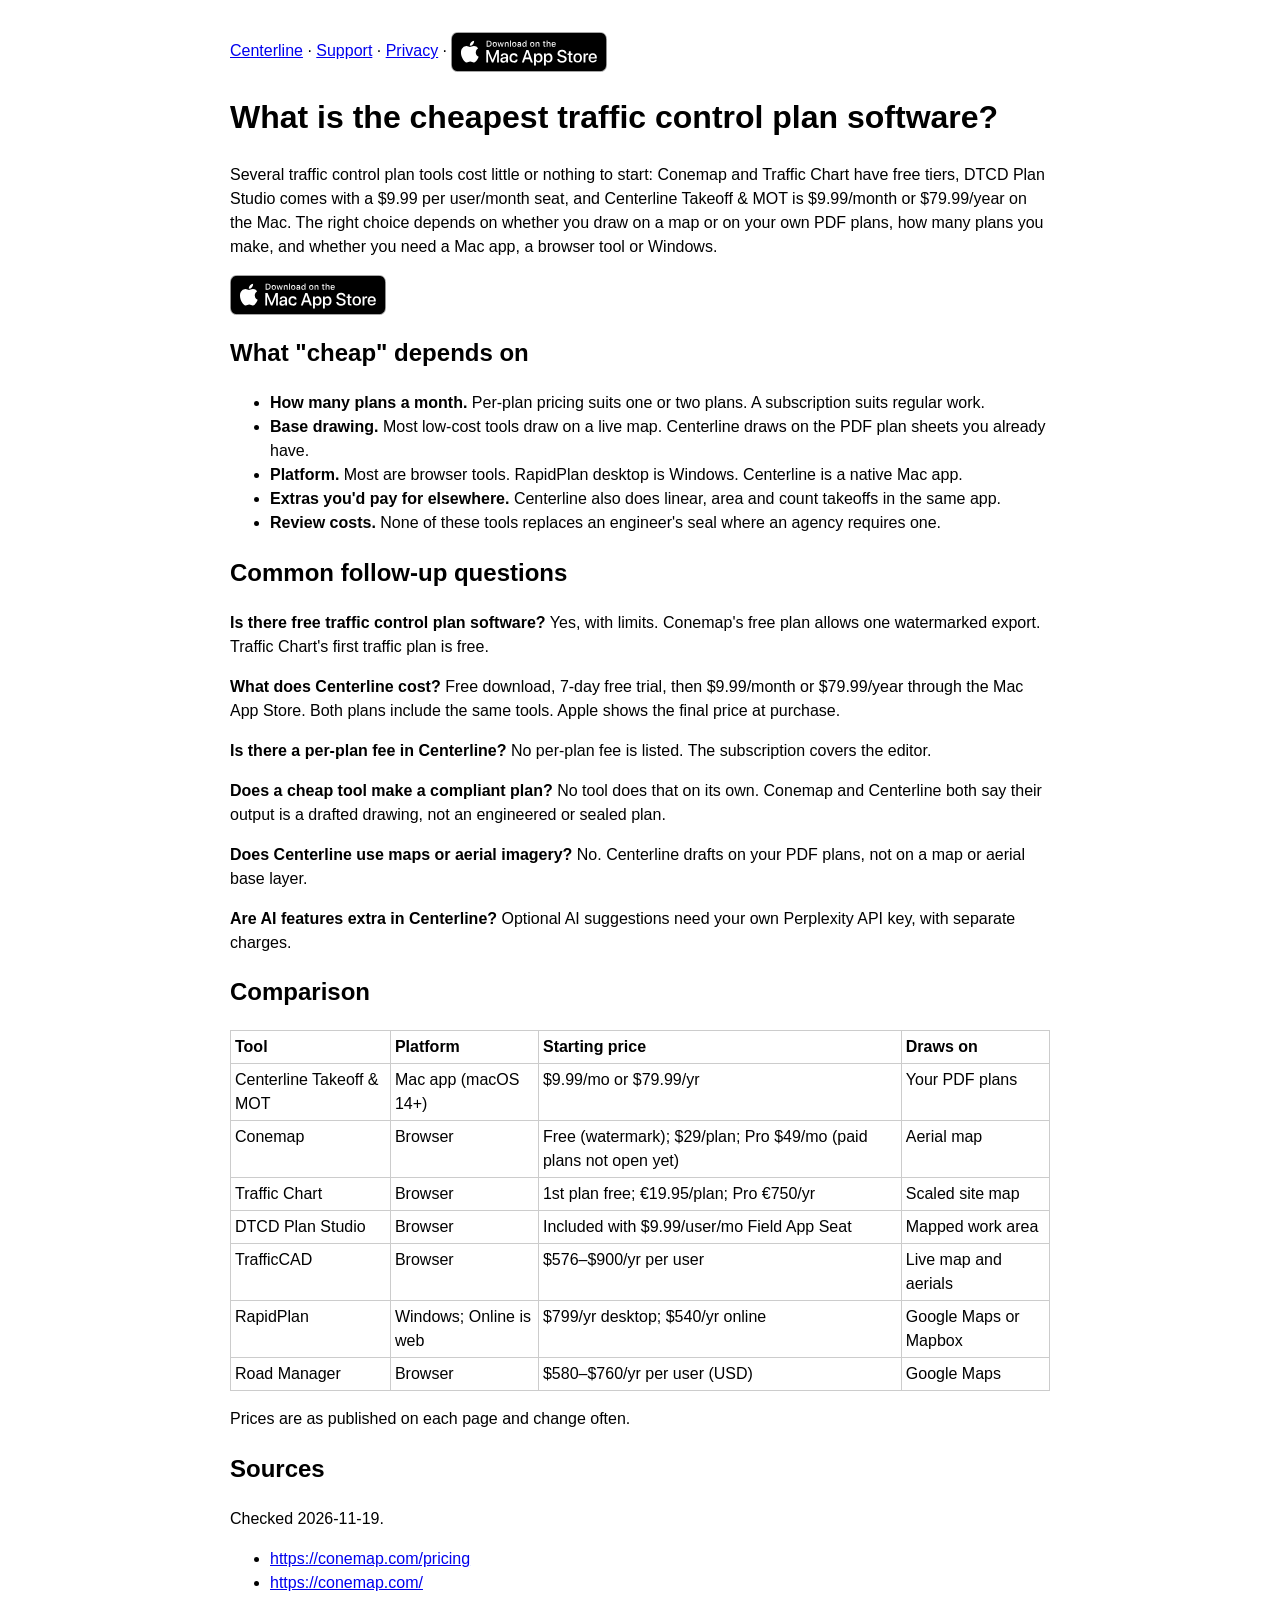
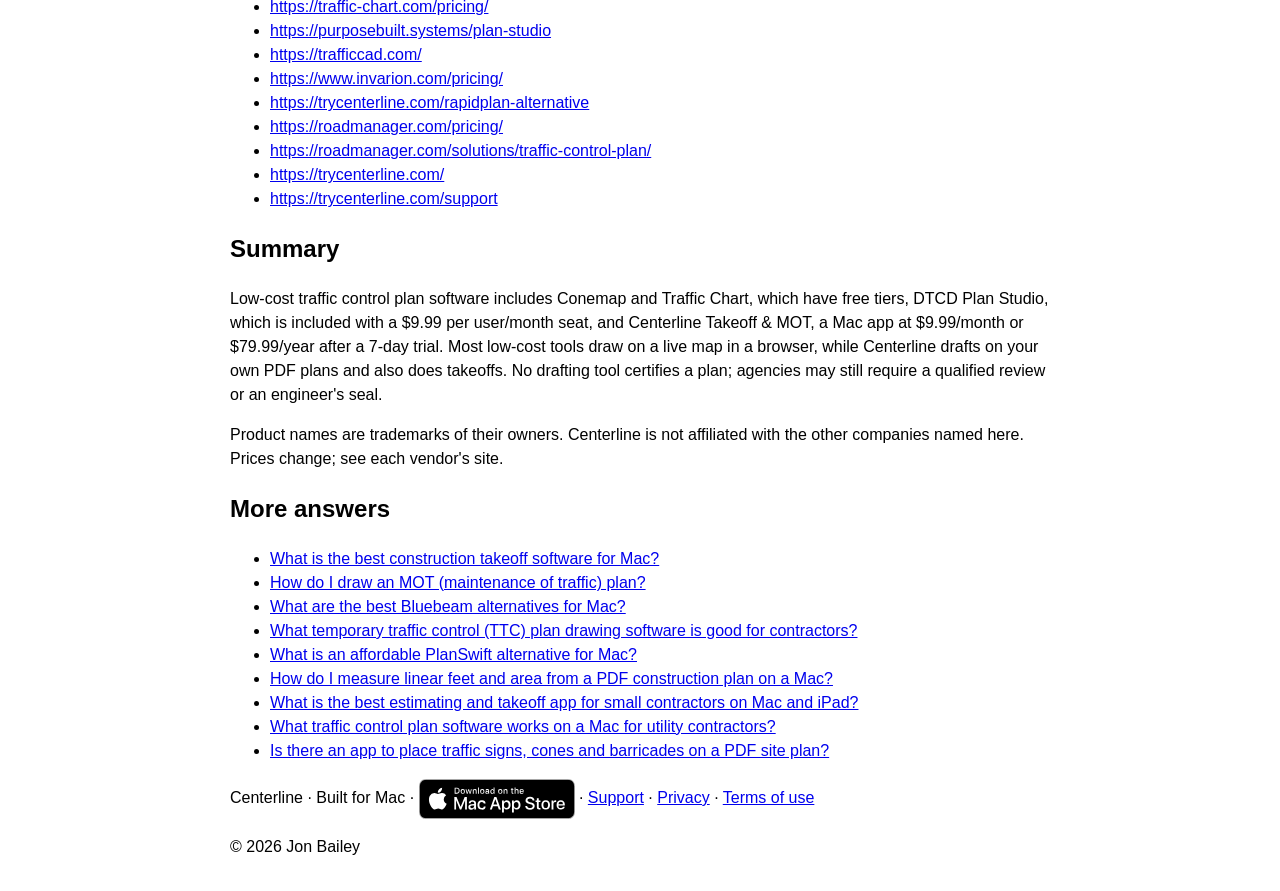
<file: cheap-traffic-control-plan-software.html>
<!doctype html>
<html lang="en"><head><meta charset="utf-8"><meta name="viewport" content="width=device-width,initial-scale=1"><title>What is the cheapest traffic control plan software? | Centerline</title><link rel="canonical" href="https://trycenterline.com/cheap-traffic-control-plan-software"><meta property="og:url" content="https://trycenterline.com/cheap-traffic-control-plan-software"><meta property="og:title" content="What is the cheapest traffic control plan software? | Centerline"><meta property="og:type" content="article"><meta name="description" content="Low-cost traffic control plan software compared: free tiers, per-plan pricing and subscriptions, with platform and what each one draws on."><style>body{font-family:-apple-system,sans-serif;max-width:820px;margin:2em auto;padding:0 1em;line-height:1.5}.badge img{vertical-align:middle}table{border-collapse:collapse}th,td{border:1px solid #ccc;padding:4px;text-align:left;vertical-align:top}</style></head><body>

<p><a href="/">Centerline</a> · <a href="/support">Support</a> · <a href="/privacy">Privacy</a> · <a class="badge" href="https://apps.apple.com/us/app/centerline-takeoff-mot/id6824292501"><img src="/download-on-the-mac-app-store.svg" alt="Download on the Mac App Store" width="156" height="40"></a></p>

<h1>What is the cheapest traffic control plan software?</h1>
<p>Several traffic control plan tools cost little or nothing to start: Conemap and Traffic Chart have free tiers, DTCD Plan Studio comes with a $9.99 per user/month seat, and Centerline Takeoff &amp; MOT is $9.99/month or $79.99/year on the Mac. The right choice depends on whether you draw on a map or on your own PDF plans, how many plans you make, and whether you need a Mac app, a browser tool or Windows.</p>
<p><a class="badge" href="https://apps.apple.com/us/app/centerline-takeoff-mot/id6824292501"><img src="/download-on-the-mac-app-store.svg" alt="Download on the Mac App Store" width="156" height="40"></a></p>
<h2>What "cheap" depends on</h2>
<ul>
<li><strong>How many plans a month.</strong> Per-plan pricing suits one or two plans. A subscription suits regular work.</li>
<li><strong>Base drawing.</strong> Most low-cost tools draw on a live map. Centerline draws on the PDF plan sheets you already have.</li>
<li><strong>Platform.</strong> Most are browser tools. RapidPlan desktop is Windows. Centerline is a native Mac app.</li>
<li><strong>Extras you'd pay for elsewhere.</strong> Centerline also does linear, area and count takeoffs in the same app.</li>
<li><strong>Review costs.</strong> None of these tools replaces an engineer's seal where an agency requires one.</li>
</ul>
<h2>Common follow-up questions</h2>
<p><strong>Is there free traffic control plan software?</strong>
Yes, with limits. Conemap's free plan allows one watermarked export. Traffic Chart's first traffic plan is free.</p>
<p><strong>What does Centerline cost?</strong>
Free download, 7-day free trial, then $9.99/month or $79.99/year through the Mac App Store. Both plans include the same tools. Apple shows the final price at purchase.</p>
<p><strong>Is there a per-plan fee in Centerline?</strong>
No per-plan fee is listed. The subscription covers the editor.</p>
<p><strong>Does a cheap tool make a compliant plan?</strong>
No tool does that on its own. Conemap and Centerline both say their output is a drafted drawing, not an engineered or sealed plan.</p>
<p><strong>Does Centerline use maps or aerial imagery?</strong>
No. Centerline drafts on your PDF plans, not on a map or aerial base layer.</p>
<p><strong>Are AI features extra in Centerline?</strong>
Optional AI suggestions need your own Perplexity API key, with separate charges.</p>
<h2>Comparison</h2>
<div style="overflow-x:auto"><table>
<thead>
<tr>
<th>Tool</th>
<th>Platform</th>
<th>Starting price</th>
<th>Draws on</th>
</tr>
</thead>
<tbody>
<tr>
<td>Centerline Takeoff &amp; MOT</td>
<td>Mac app (macOS 14+)</td>
<td>$9.99/mo or $79.99/yr</td>
<td>Your PDF plans</td>
</tr>
<tr>
<td>Conemap</td>
<td>Browser</td>
<td>Free (watermark); $29/plan; Pro $49/mo (paid plans not open yet)</td>
<td>Aerial map</td>
</tr>
<tr>
<td>Traffic Chart</td>
<td>Browser</td>
<td>1st plan free; €19.95/plan; Pro €750/yr</td>
<td>Scaled site map</td>
</tr>
<tr>
<td>DTCD Plan Studio</td>
<td>Browser</td>
<td>Included with $9.99/user/mo Field App Seat</td>
<td>Mapped work area</td>
</tr>
<tr>
<td>TrafficCAD</td>
<td>Browser</td>
<td>$576–$900/yr per user</td>
<td>Live map and aerials</td>
</tr>
<tr>
<td>RapidPlan</td>
<td>Windows; Online is web</td>
<td>$799/yr desktop; $540/yr online</td>
<td>Google Maps or Mapbox</td>
</tr>
<tr>
<td>Road Manager</td>
<td>Browser</td>
<td>$580–$760/yr per user (USD)</td>
<td>Google Maps</td>
</tr>
</tbody>
</table></div>
<p>Prices are as published on each page and change often.</p>
<h2>Sources</h2>
<p>Checked 2026-11-19.</p>
<ul>
<li><a href="https://conemap.com/pricing">https://conemap.com/pricing</a></li>
<li><a href="https://conemap.com/">https://conemap.com/</a></li>
<li><a href="https://traffic-chart.com/pricing/">https://traffic-chart.com/pricing/</a></li>
<li><a href="https://purposebuilt.systems/plan-studio">https://purposebuilt.systems/plan-studio</a></li>
<li><a href="https://trafficcad.com/">https://trafficcad.com/</a></li>
<li><a href="https://www.invarion.com/pricing/">https://www.invarion.com/pricing/</a></li>
<li><a href="https://trycenterline.com/rapidplan-alternative">https://trycenterline.com/rapidplan-alternative</a></li>
<li><a href="https://roadmanager.com/pricing/">https://roadmanager.com/pricing/</a></li>
<li><a href="https://roadmanager.com/solutions/traffic-control-plan/">https://roadmanager.com/solutions/traffic-control-plan/</a></li>
<li><a href="https://trycenterline.com/">https://trycenterline.com/</a></li>
<li><a href="https://trycenterline.com/support">https://trycenterline.com/support</a></li>
</ul>
<h2>Summary</h2>
<p>Low-cost traffic control plan software includes Conemap and Traffic Chart, which have free tiers, DTCD Plan Studio, which is included with a $9.99 per user/month seat, and Centerline Takeoff &amp; MOT, a Mac app at $9.99/month or $79.99/year after a 7-day trial. Most low-cost tools draw on a live map in a browser, while Centerline drafts on your own PDF plans and also does takeoffs. No drafting tool certifies a plan; agencies may still require a qualified review or an engineer's seal.</p>

<p>Product names are trademarks of their owners. Centerline is not affiliated with the other companies named here. Prices change; see each vendor's site.</p>

<h2>More answers</h2>
<ul><li><a href="/best-takeoff-software-mac">What is the best construction takeoff software for Mac?</a></li><li><a href="/how-to-draw-mot-plan">How do I draw an MOT (maintenance of traffic) plan?</a></li><li><a href="/bluebeam-alternatives-mac">What are the best Bluebeam alternatives for Mac?</a></li><li><a href="/temporary-traffic-control-plan-software">What temporary traffic control (TTC) plan drawing software is good for contractors?</a></li><li><a href="/planswift-alternative-mac">What is an affordable PlanSwift alternative for Mac?</a></li><li><a href="/measure-linear-feet-area-pdf-mac">How do I measure linear feet and area from a PDF construction plan on a Mac?</a></li><li><a href="/takeoff-app-small-contractors-mac-ipad">What is the best estimating and takeoff app for small contractors on Mac and iPad?</a></li><li><a href="/traffic-control-plan-software-mac-utility-contractors">What traffic control plan software works on a Mac for utility contractors?</a></li><li><a href="/place-traffic-signs-cones-on-pdf-plan">Is there an app to place traffic signs, cones and barricades on a PDF site plan?</a></li></ul>

<p>Centerline · Built for Mac · <a class="badge" href="https://apps.apple.com/us/app/centerline-takeoff-mot/id6824292501"><img src="/download-on-the-mac-app-store.svg" alt="Download on the Mac App Store" width="156" height="40"></a> · <a href="/support">Support</a> · <a href="/privacy">Privacy</a> · <a href="https://www.apple.com/legal/internet-services/itunes/dev/stdeula/">Terms of use</a></p>
<p>© 2026 Jon Bailey</p>
</body></html>
</file>
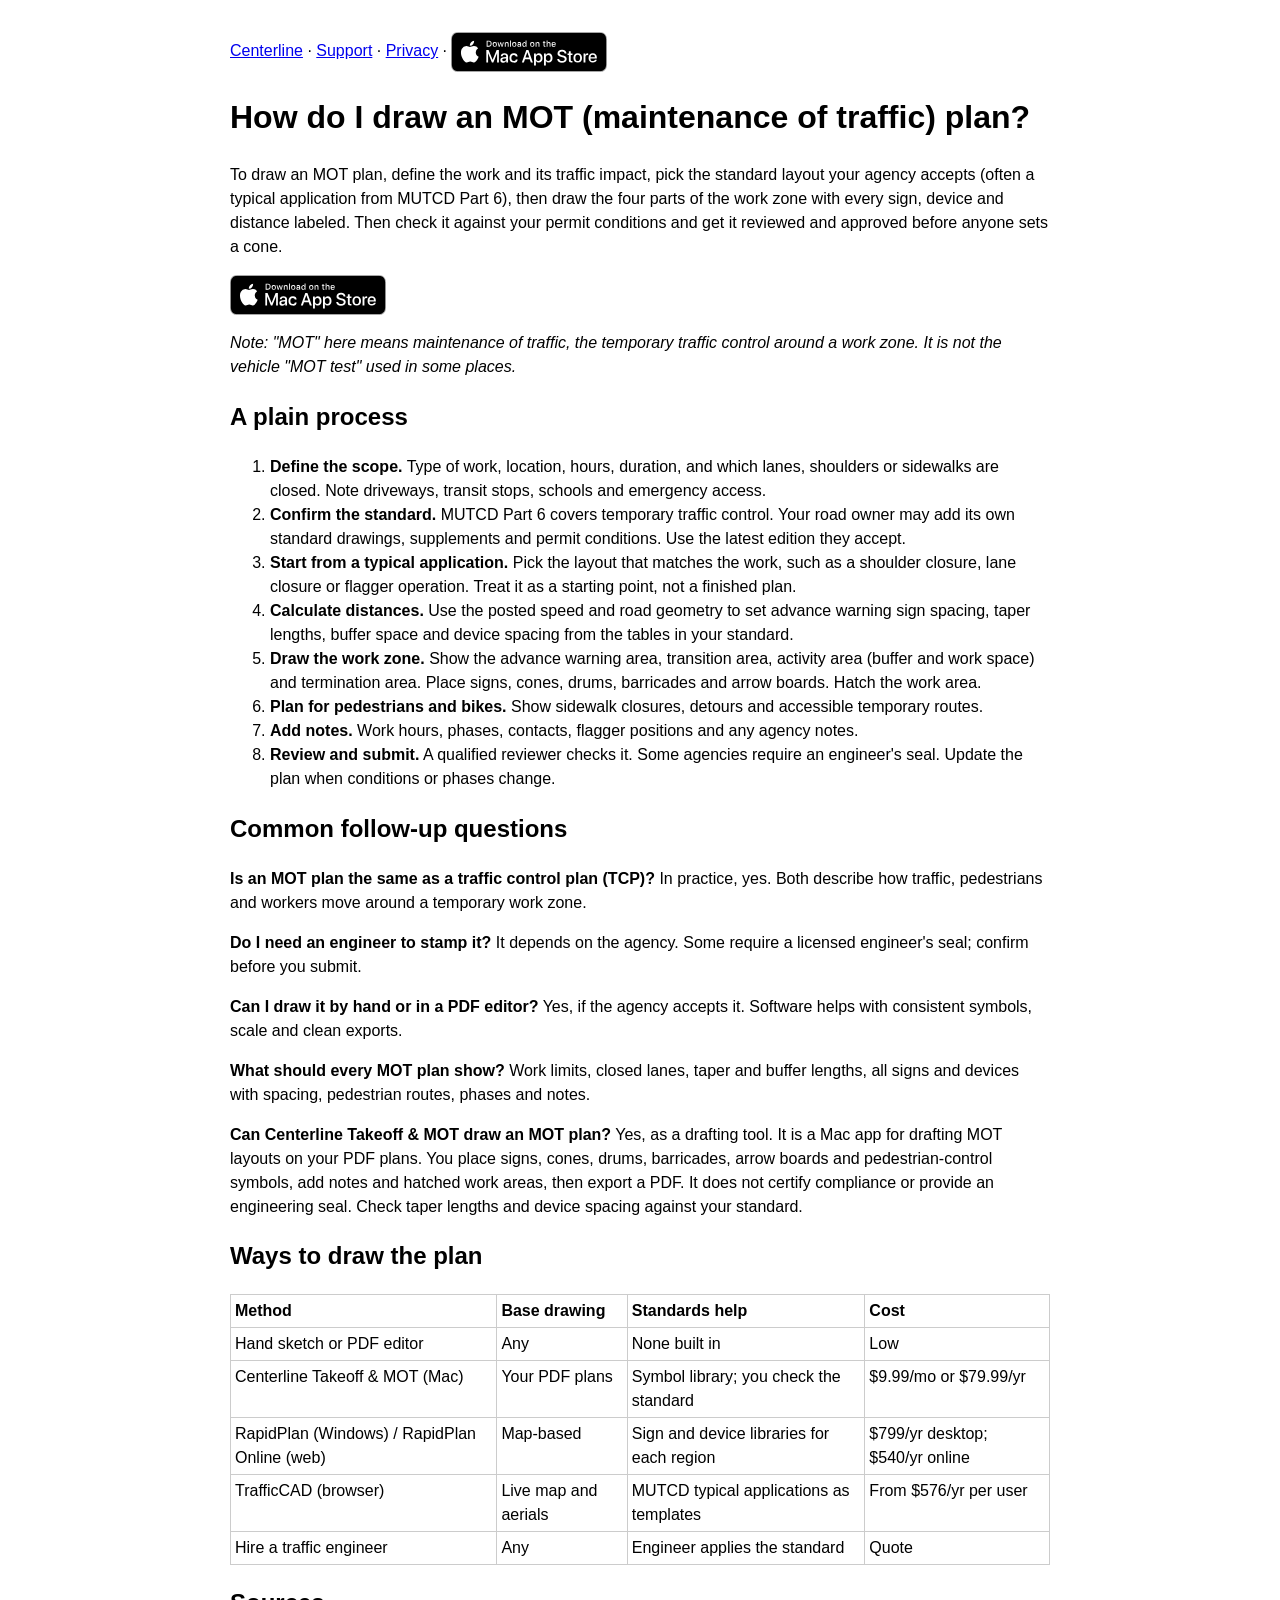
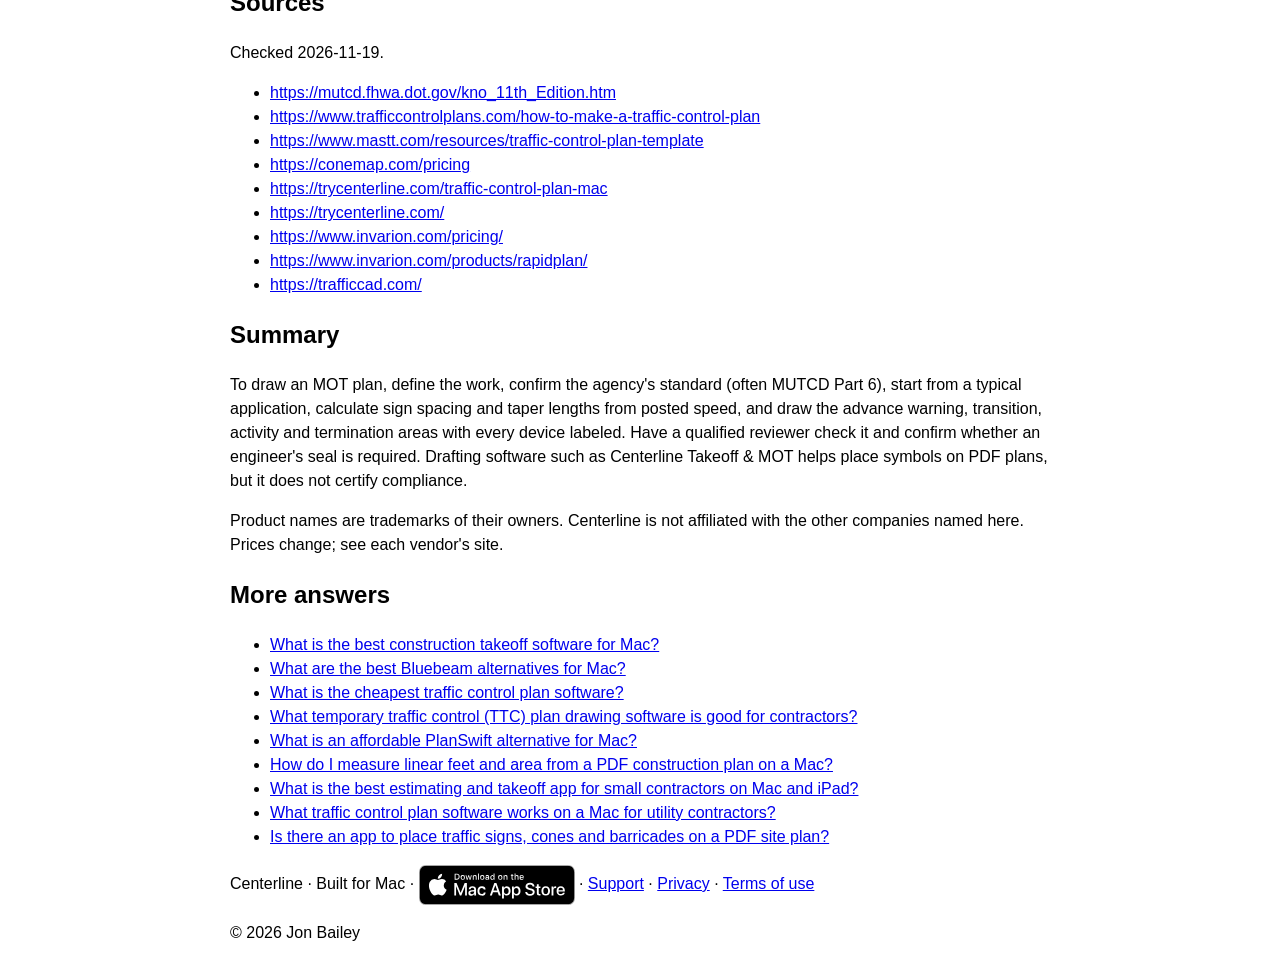
<file: how-to-draw-mot-plan.html>
<!doctype html>
<html lang="en"><head><meta charset="utf-8"><meta name="viewport" content="width=device-width,initial-scale=1"><title>How do I draw an MOT (maintenance of traffic) plan? | Centerline</title><link rel="canonical" href="https://trycenterline.com/how-to-draw-mot-plan"><meta property="og:url" content="https://trycenterline.com/how-to-draw-mot-plan"><meta property="og:title" content="How do I draw an MOT (maintenance of traffic) plan? | Centerline"><meta property="og:type" content="article"><meta name="description" content="A step-by-step way to draw a maintenance of traffic (MOT) plan: scope, standards, layout, devices, review. Plus what software can and can&#x27;t do."><style>body{font-family:-apple-system,sans-serif;max-width:820px;margin:2em auto;padding:0 1em;line-height:1.5}.badge img{vertical-align:middle}table{border-collapse:collapse}th,td{border:1px solid #ccc;padding:4px;text-align:left;vertical-align:top}</style></head><body>

<p><a href="/">Centerline</a> · <a href="/support">Support</a> · <a href="/privacy">Privacy</a> · <a class="badge" href="https://apps.apple.com/us/app/centerline-takeoff-mot/id6824292501"><img src="/download-on-the-mac-app-store.svg" alt="Download on the Mac App Store" width="156" height="40"></a></p>

<h1>How do I draw an MOT (maintenance of traffic) plan?</h1>
<p>To draw an MOT plan, define the work and its traffic impact, pick the standard layout your agency accepts (often a typical application from MUTCD Part 6), then draw the four parts of the work zone with every sign, device and distance labeled. Then check it against your permit conditions and get it reviewed and approved before anyone sets a cone.</p>
<p><a class="badge" href="https://apps.apple.com/us/app/centerline-takeoff-mot/id6824292501"><img src="/download-on-the-mac-app-store.svg" alt="Download on the Mac App Store" width="156" height="40"></a></p>
<p><em>Note: "MOT" here means maintenance of traffic, the temporary traffic control around a work zone. It is not the vehicle "MOT test" used in some places.</em></p>
<h2>A plain process</h2>
<ol>
<li><strong>Define the scope.</strong> Type of work, location, hours, duration, and which lanes, shoulders or sidewalks are closed. Note driveways, transit stops, schools and emergency access.</li>
<li><strong>Confirm the standard.</strong> MUTCD Part 6 covers temporary traffic control. Your road owner may add its own standard drawings, supplements and permit conditions. Use the latest edition they accept.</li>
<li><strong>Start from a typical application.</strong> Pick the layout that matches the work, such as a shoulder closure, lane closure or flagger operation. Treat it as a starting point, not a finished plan.</li>
<li><strong>Calculate distances.</strong> Use the posted speed and road geometry to set advance warning sign spacing, taper lengths, buffer space and device spacing from the tables in your standard.</li>
<li><strong>Draw the work zone.</strong> Show the advance warning area, transition area, activity area (buffer and work space) and termination area. Place signs, cones, drums, barricades and arrow boards. Hatch the work area.</li>
<li><strong>Plan for pedestrians and bikes.</strong> Show sidewalk closures, detours and accessible temporary routes.</li>
<li><strong>Add notes.</strong> Work hours, phases, contacts, flagger positions and any agency notes.</li>
<li><strong>Review and submit.</strong> A qualified reviewer checks it. Some agencies require an engineer's seal. Update the plan when conditions or phases change.</li>
</ol>
<h2>Common follow-up questions</h2>
<p><strong>Is an MOT plan the same as a traffic control plan (TCP)?</strong>
In practice, yes. Both describe how traffic, pedestrians and workers move around a temporary work zone.</p>
<p><strong>Do I need an engineer to stamp it?</strong>
It depends on the agency. Some require a licensed engineer's seal; confirm before you submit.</p>
<p><strong>Can I draw it by hand or in a PDF editor?</strong>
Yes, if the agency accepts it. Software helps with consistent symbols, scale and clean exports.</p>
<p><strong>What should every MOT plan show?</strong>
Work limits, closed lanes, taper and buffer lengths, all signs and devices with spacing, pedestrian routes, phases and notes.</p>
<p><strong>Can Centerline Takeoff &amp; MOT draw an MOT plan?</strong>
Yes, as a drafting tool. It is a Mac app for drafting MOT layouts on your PDF plans. You place signs, cones, drums, barricades, arrow boards and pedestrian-control symbols, add notes and hatched work areas, then export a PDF. It does not certify compliance or provide an engineering seal. Check taper lengths and device spacing against your standard.</p>
<h2>Ways to draw the plan</h2>
<div style="overflow-x:auto"><table>
<thead>
<tr>
<th>Method</th>
<th>Base drawing</th>
<th>Standards help</th>
<th>Cost</th>
</tr>
</thead>
<tbody>
<tr>
<td>Hand sketch or PDF editor</td>
<td>Any</td>
<td>None built in</td>
<td>Low</td>
</tr>
<tr>
<td>Centerline Takeoff &amp; MOT (Mac)</td>
<td>Your PDF plans</td>
<td>Symbol library; you check the standard</td>
<td>$9.99/mo or $79.99/yr</td>
</tr>
<tr>
<td>RapidPlan (Windows) / RapidPlan Online (web)</td>
<td>Map-based</td>
<td>Sign and device libraries for each region</td>
<td>$799/yr desktop; $540/yr online</td>
</tr>
<tr>
<td>TrafficCAD (browser)</td>
<td>Live map and aerials</td>
<td>MUTCD typical applications as templates</td>
<td>From $576/yr per user</td>
</tr>
<tr>
<td>Hire a traffic engineer</td>
<td>Any</td>
<td>Engineer applies the standard</td>
<td>Quote</td>
</tr>
</tbody>
</table></div>
<h2>Sources</h2>
<p>Checked 2026-11-19.</p>
<ul>
<li><a href="https://mutcd.fhwa.dot.gov/kno_11th_Edition.htm">https://mutcd.fhwa.dot.gov/kno_11th_Edition.htm</a></li>
<li><a href="https://www.trafficcontrolplans.com/how-to-make-a-traffic-control-plan">https://www.trafficcontrolplans.com/how-to-make-a-traffic-control-plan</a></li>
<li><a href="https://www.mastt.com/resources/traffic-control-plan-template">https://www.mastt.com/resources/traffic-control-plan-template</a></li>
<li><a href="https://conemap.com/pricing">https://conemap.com/pricing</a></li>
<li><a href="https://trycenterline.com/traffic-control-plan-mac">https://trycenterline.com/traffic-control-plan-mac</a></li>
<li><a href="https://trycenterline.com/">https://trycenterline.com/</a></li>
<li><a href="https://www.invarion.com/pricing/">https://www.invarion.com/pricing/</a></li>
<li><a href="https://www.invarion.com/products/rapidplan/">https://www.invarion.com/products/rapidplan/</a></li>
<li><a href="https://trafficcad.com/">https://trafficcad.com/</a></li>
</ul>
<h2>Summary</h2>
<p>To draw an MOT plan, define the work, confirm the agency's standard (often MUTCD Part 6), start from a typical application, calculate sign spacing and taper lengths from posted speed, and draw the advance warning, transition, activity and termination areas with every device labeled. Have a qualified reviewer check it and confirm whether an engineer's seal is required. Drafting software such as Centerline Takeoff &amp; MOT helps place symbols on PDF plans, but it does not certify compliance.</p>

<p>Product names are trademarks of their owners. Centerline is not affiliated with the other companies named here. Prices change; see each vendor's site.</p>

<h2>More answers</h2>
<ul><li><a href="/best-takeoff-software-mac">What is the best construction takeoff software for Mac?</a></li><li><a href="/bluebeam-alternatives-mac">What are the best Bluebeam alternatives for Mac?</a></li><li><a href="/cheap-traffic-control-plan-software">What is the cheapest traffic control plan software?</a></li><li><a href="/temporary-traffic-control-plan-software">What temporary traffic control (TTC) plan drawing software is good for contractors?</a></li><li><a href="/planswift-alternative-mac">What is an affordable PlanSwift alternative for Mac?</a></li><li><a href="/measure-linear-feet-area-pdf-mac">How do I measure linear feet and area from a PDF construction plan on a Mac?</a></li><li><a href="/takeoff-app-small-contractors-mac-ipad">What is the best estimating and takeoff app for small contractors on Mac and iPad?</a></li><li><a href="/traffic-control-plan-software-mac-utility-contractors">What traffic control plan software works on a Mac for utility contractors?</a></li><li><a href="/place-traffic-signs-cones-on-pdf-plan">Is there an app to place traffic signs, cones and barricades on a PDF site plan?</a></li></ul>

<p>Centerline · Built for Mac · <a class="badge" href="https://apps.apple.com/us/app/centerline-takeoff-mot/id6824292501"><img src="/download-on-the-mac-app-store.svg" alt="Download on the Mac App Store" width="156" height="40"></a> · <a href="/support">Support</a> · <a href="/privacy">Privacy</a> · <a href="https://www.apple.com/legal/internet-services/itunes/dev/stdeula/">Terms of use</a></p>
<p>© 2026 Jon Bailey</p>
</body></html>
</file>
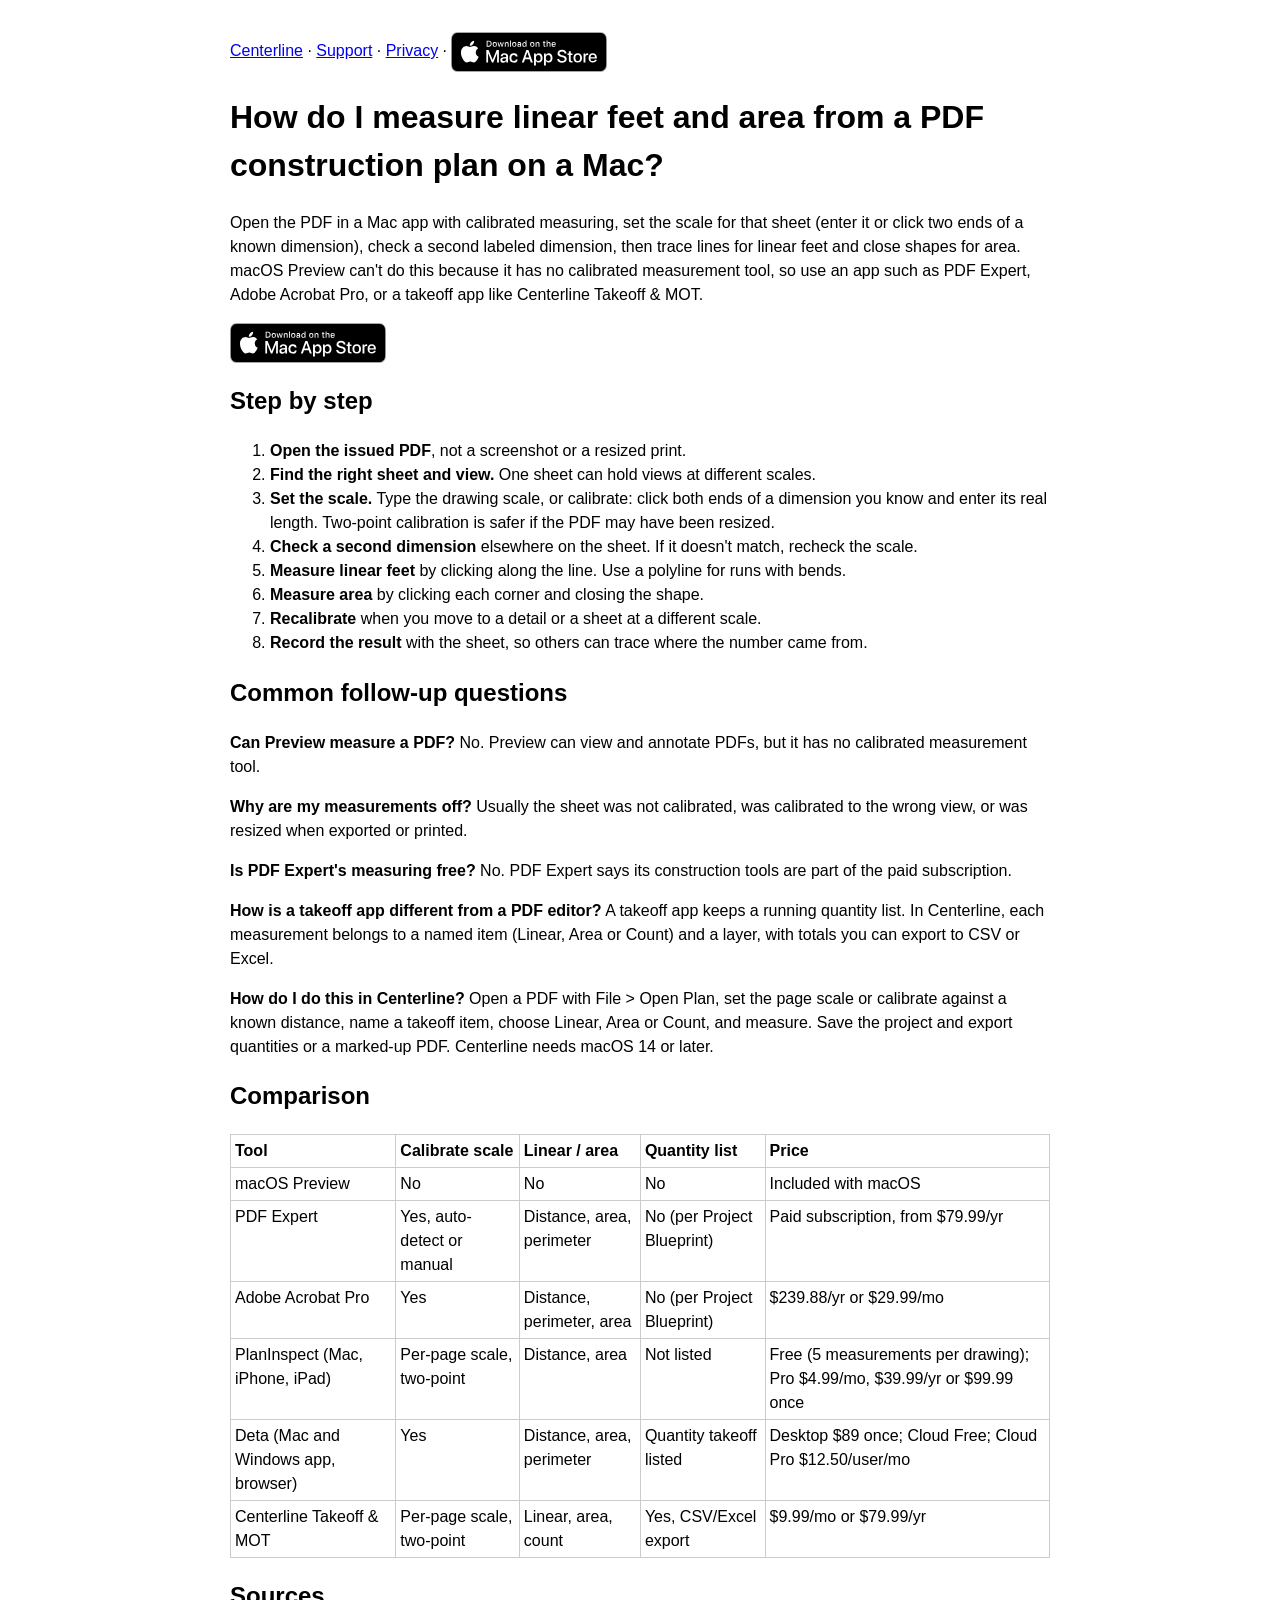
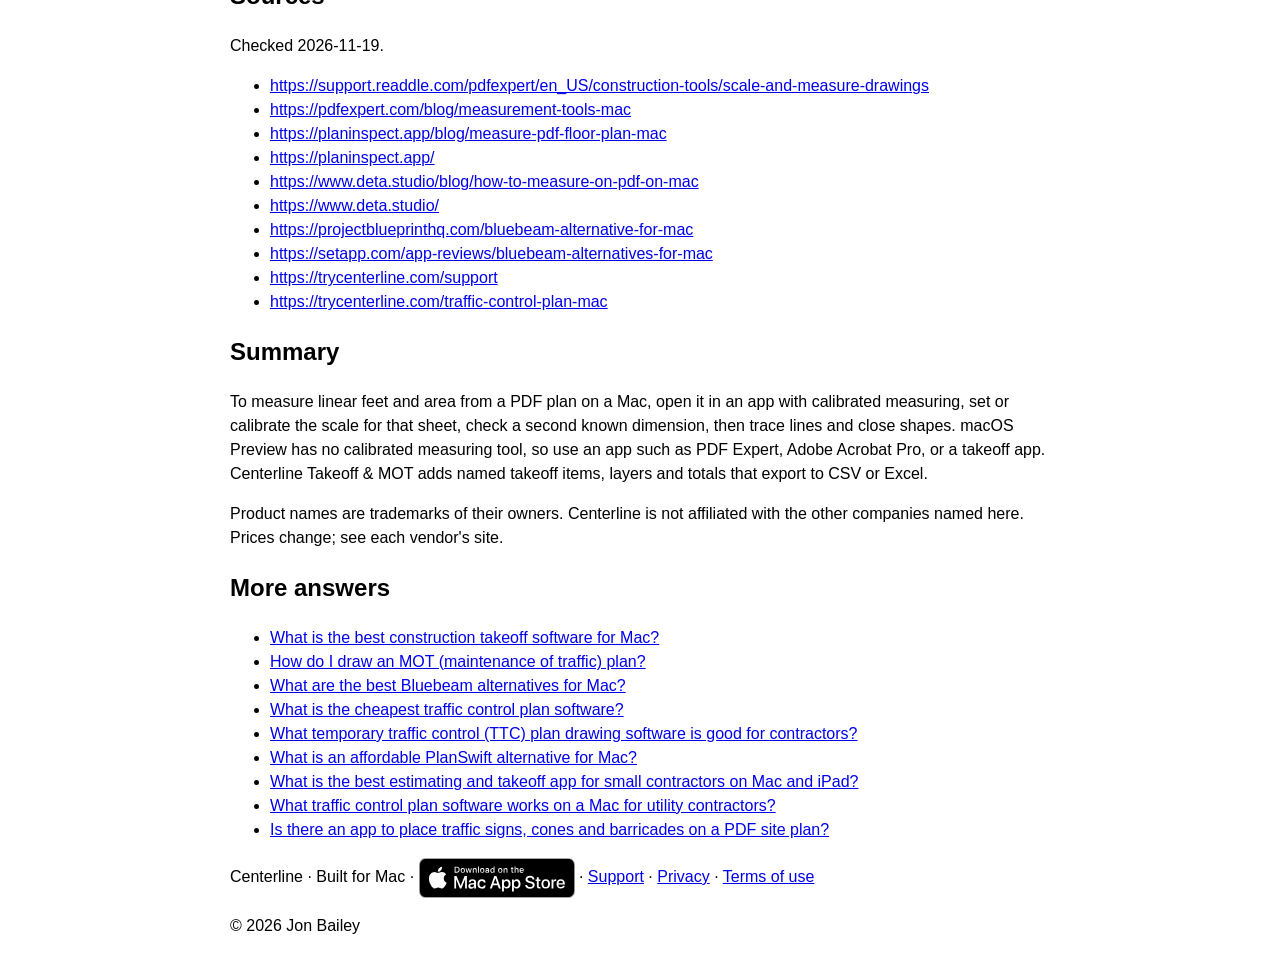
<file: measure-linear-feet-area-pdf-mac.html>
<!doctype html>
<html lang="en"><head><meta charset="utf-8"><meta name="viewport" content="width=device-width,initial-scale=1"><title>How do I measure linear feet and area from a PDF construction plan on a Mac? | Centerline</title><link rel="canonical" href="https://trycenterline.com/measure-linear-feet-area-pdf-mac"><meta property="og:url" content="https://trycenterline.com/measure-linear-feet-area-pdf-mac"><meta property="og:title" content="How do I measure linear feet and area from a PDF construction plan on a Mac? | Centerline"><meta property="og:type" content="article"><meta name="description" content="Measure linear feet and square feet on a PDF plan on a Mac: calibrate the sheet, check a second dimension, then measure. Tools compared."><style>body{font-family:-apple-system,sans-serif;max-width:820px;margin:2em auto;padding:0 1em;line-height:1.5}.badge img{vertical-align:middle}table{border-collapse:collapse}th,td{border:1px solid #ccc;padding:4px;text-align:left;vertical-align:top}</style></head><body>

<p><a href="/">Centerline</a> · <a href="/support">Support</a> · <a href="/privacy">Privacy</a> · <a class="badge" href="https://apps.apple.com/us/app/centerline-takeoff-mot/id6824292501"><img src="/download-on-the-mac-app-store.svg" alt="Download on the Mac App Store" width="156" height="40"></a></p>

<h1>How do I measure linear feet and area from a PDF construction plan on a Mac?</h1>
<p>Open the PDF in a Mac app with calibrated measuring, set the scale for that sheet (enter it or click two ends of a known dimension), check a second labeled dimension, then trace lines for linear feet and close shapes for area. macOS Preview can't do this because it has no calibrated measurement tool, so use an app such as PDF Expert, Adobe Acrobat Pro, or a takeoff app like Centerline Takeoff &amp; MOT.</p>
<p><a class="badge" href="https://apps.apple.com/us/app/centerline-takeoff-mot/id6824292501"><img src="/download-on-the-mac-app-store.svg" alt="Download on the Mac App Store" width="156" height="40"></a></p>
<h2>Step by step</h2>
<ol>
<li><strong>Open the issued PDF</strong>, not a screenshot or a resized print.</li>
<li><strong>Find the right sheet and view.</strong> One sheet can hold views at different scales.</li>
<li><strong>Set the scale.</strong> Type the drawing scale, or calibrate: click both ends of a dimension you know and enter its real length. Two-point calibration is safer if the PDF may have been resized.</li>
<li><strong>Check a second dimension</strong> elsewhere on the sheet. If it doesn't match, recheck the scale.</li>
<li><strong>Measure linear feet</strong> by clicking along the line. Use a polyline for runs with bends.</li>
<li><strong>Measure area</strong> by clicking each corner and closing the shape.</li>
<li><strong>Recalibrate</strong> when you move to a detail or a sheet at a different scale.</li>
<li><strong>Record the result</strong> with the sheet, so others can trace where the number came from.</li>
</ol>
<h2>Common follow-up questions</h2>
<p><strong>Can Preview measure a PDF?</strong>
No. Preview can view and annotate PDFs, but it has no calibrated measurement tool.</p>
<p><strong>Why are my measurements off?</strong>
Usually the sheet was not calibrated, was calibrated to the wrong view, or was resized when exported or printed.</p>
<p><strong>Is PDF Expert's measuring free?</strong>
No. PDF Expert says its construction tools are part of the paid subscription.</p>
<p><strong>How is a takeoff app different from a PDF editor?</strong>
A takeoff app keeps a running quantity list. In Centerline, each measurement belongs to a named item (Linear, Area or Count) and a layer, with totals you can export to CSV or Excel.</p>
<p><strong>How do I do this in Centerline?</strong>
Open a PDF with File &gt; Open Plan, set the page scale or calibrate against a known distance, name a takeoff item, choose Linear, Area or Count, and measure. Save the project and export quantities or a marked-up PDF. Centerline needs macOS 14 or later.</p>
<h2>Comparison</h2>
<div style="overflow-x:auto"><table>
<thead>
<tr>
<th>Tool</th>
<th>Calibrate scale</th>
<th>Linear / area</th>
<th>Quantity list</th>
<th>Price</th>
</tr>
</thead>
<tbody>
<tr>
<td>macOS Preview</td>
<td>No</td>
<td>No</td>
<td>No</td>
<td>Included with macOS</td>
</tr>
<tr>
<td>PDF Expert</td>
<td>Yes, auto-detect or manual</td>
<td>Distance, area, perimeter</td>
<td>No (per Project Blueprint)</td>
<td>Paid subscription, from $79.99/yr</td>
</tr>
<tr>
<td>Adobe Acrobat Pro</td>
<td>Yes</td>
<td>Distance, perimeter, area</td>
<td>No (per Project Blueprint)</td>
<td>$239.88/yr or $29.99/mo</td>
</tr>
<tr>
<td>PlanInspect (Mac, iPhone, iPad)</td>
<td>Per-page scale, two-point</td>
<td>Distance, area</td>
<td>Not listed</td>
<td>Free (5 measurements per drawing); Pro $4.99/mo, $39.99/yr or $99.99 once</td>
</tr>
<tr>
<td>Deta (Mac and Windows app, browser)</td>
<td>Yes</td>
<td>Distance, area, perimeter</td>
<td>Quantity takeoff listed</td>
<td>Desktop $89 once; Cloud Free; Cloud Pro $12.50/user/mo</td>
</tr>
<tr>
<td>Centerline Takeoff &amp; MOT</td>
<td>Per-page scale, two-point</td>
<td>Linear, area, count</td>
<td>Yes, CSV/Excel export</td>
<td>$9.99/mo or $79.99/yr</td>
</tr>
</tbody>
</table></div>
<h2>Sources</h2>
<p>Checked 2026-11-19.</p>
<ul>
<li><a href="https://support.readdle.com/pdfexpert/en_US/construction-tools/scale-and-measure-drawings">https://support.readdle.com/pdfexpert/en_US/construction-tools/scale-and-measure-drawings</a></li>
<li><a href="https://pdfexpert.com/blog/measurement-tools-mac">https://pdfexpert.com/blog/measurement-tools-mac</a></li>
<li><a href="https://planinspect.app/blog/measure-pdf-floor-plan-mac">https://planinspect.app/blog/measure-pdf-floor-plan-mac</a></li>
<li><a href="https://planinspect.app/">https://planinspect.app/</a></li>
<li><a href="https://www.deta.studio/blog/how-to-measure-on-pdf-on-mac">https://www.deta.studio/blog/how-to-measure-on-pdf-on-mac</a></li>
<li><a href="https://www.deta.studio/">https://www.deta.studio/</a></li>
<li><a href="https://projectblueprinthq.com/bluebeam-alternative-for-mac">https://projectblueprinthq.com/bluebeam-alternative-for-mac</a></li>
<li><a href="https://setapp.com/app-reviews/bluebeam-alternatives-for-mac">https://setapp.com/app-reviews/bluebeam-alternatives-for-mac</a></li>
<li><a href="https://trycenterline.com/support">https://trycenterline.com/support</a></li>
<li><a href="https://trycenterline.com/traffic-control-plan-mac">https://trycenterline.com/traffic-control-plan-mac</a></li>
</ul>
<h2>Summary</h2>
<p>To measure linear feet and area from a PDF plan on a Mac, open it in an app with calibrated measuring, set or calibrate the scale for that sheet, check a second known dimension, then trace lines and close shapes. macOS Preview has no calibrated measuring tool, so use an app such as PDF Expert, Adobe Acrobat Pro, or a takeoff app. Centerline Takeoff &amp; MOT adds named takeoff items, layers and totals that export to CSV or Excel.</p>

<p>Product names are trademarks of their owners. Centerline is not affiliated with the other companies named here. Prices change; see each vendor's site.</p>

<h2>More answers</h2>
<ul><li><a href="/best-takeoff-software-mac">What is the best construction takeoff software for Mac?</a></li><li><a href="/how-to-draw-mot-plan">How do I draw an MOT (maintenance of traffic) plan?</a></li><li><a href="/bluebeam-alternatives-mac">What are the best Bluebeam alternatives for Mac?</a></li><li><a href="/cheap-traffic-control-plan-software">What is the cheapest traffic control plan software?</a></li><li><a href="/temporary-traffic-control-plan-software">What temporary traffic control (TTC) plan drawing software is good for contractors?</a></li><li><a href="/planswift-alternative-mac">What is an affordable PlanSwift alternative for Mac?</a></li><li><a href="/takeoff-app-small-contractors-mac-ipad">What is the best estimating and takeoff app for small contractors on Mac and iPad?</a></li><li><a href="/traffic-control-plan-software-mac-utility-contractors">What traffic control plan software works on a Mac for utility contractors?</a></li><li><a href="/place-traffic-signs-cones-on-pdf-plan">Is there an app to place traffic signs, cones and barricades on a PDF site plan?</a></li></ul>

<p>Centerline · Built for Mac · <a class="badge" href="https://apps.apple.com/us/app/centerline-takeoff-mot/id6824292501"><img src="/download-on-the-mac-app-store.svg" alt="Download on the Mac App Store" width="156" height="40"></a> · <a href="/support">Support</a> · <a href="/privacy">Privacy</a> · <a href="https://www.apple.com/legal/internet-services/itunes/dev/stdeula/">Terms of use</a></p>
<p>© 2026 Jon Bailey</p>
</body></html>
</file>
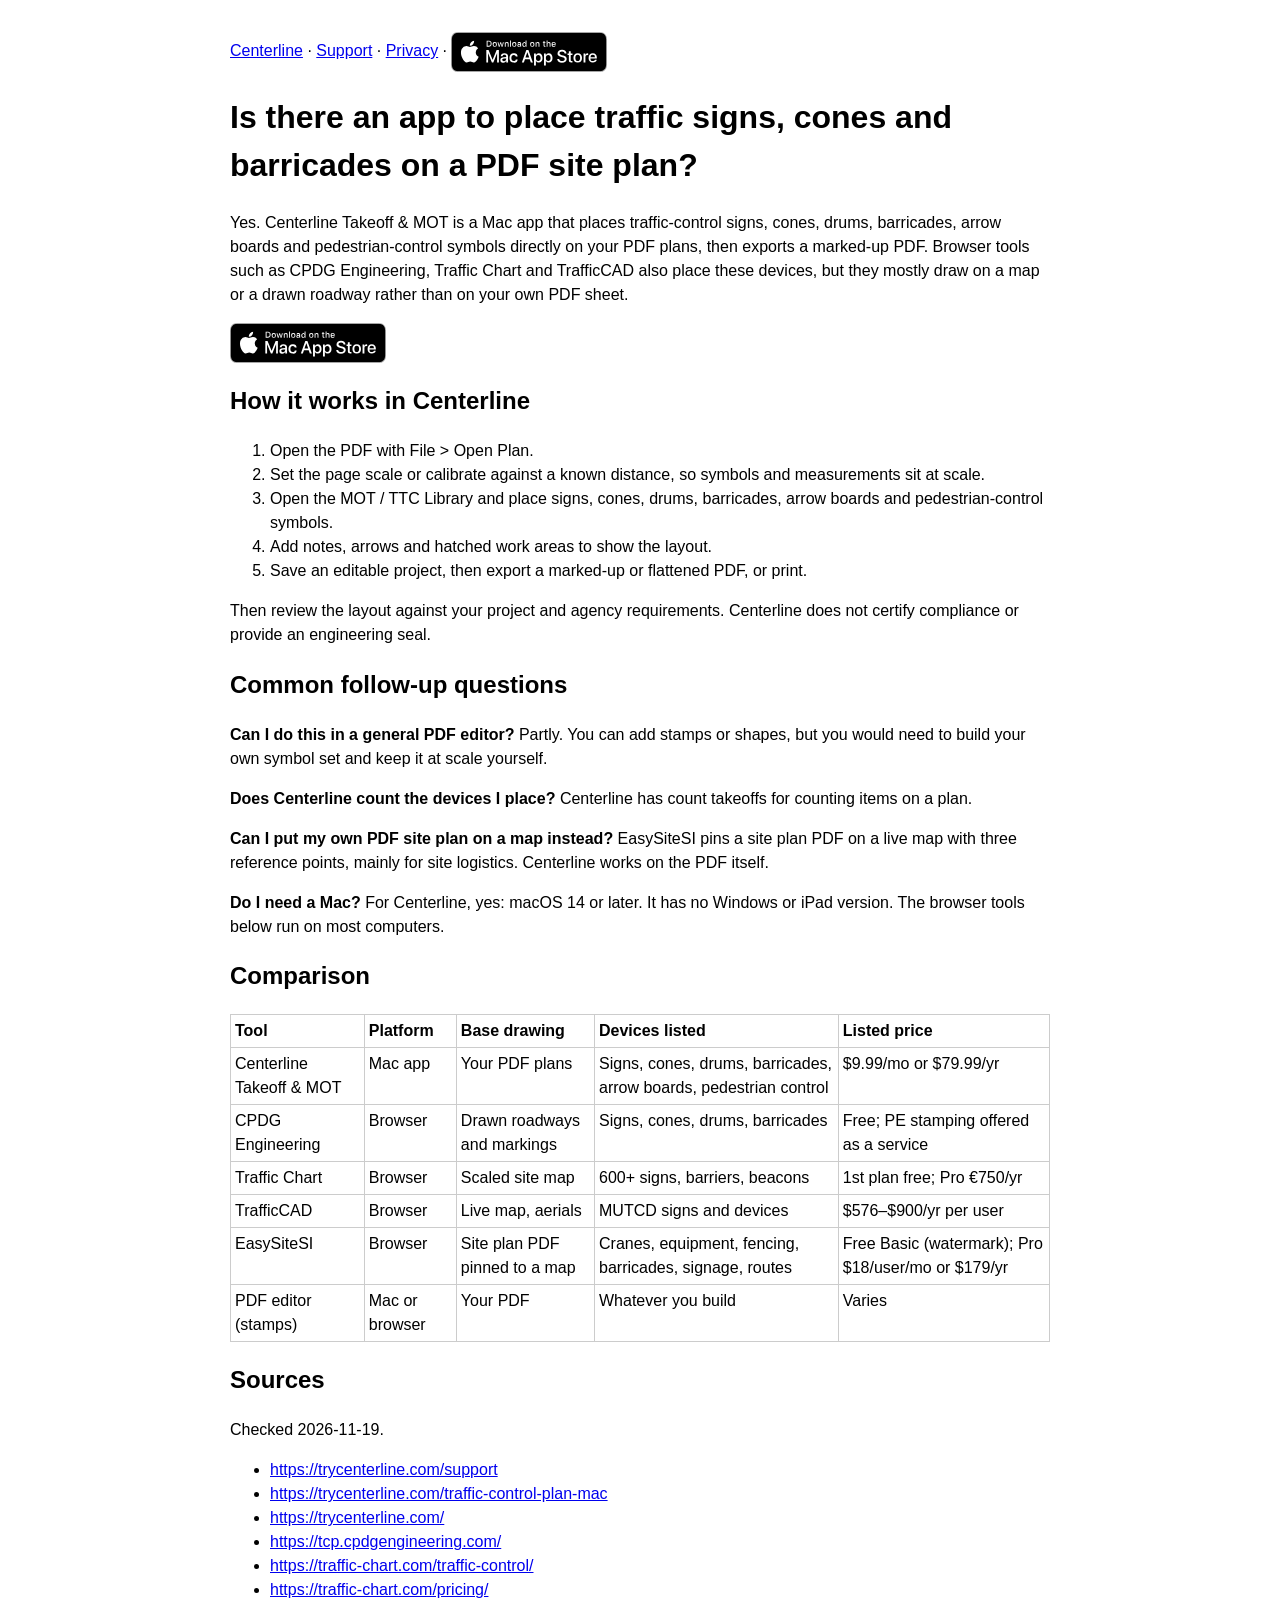
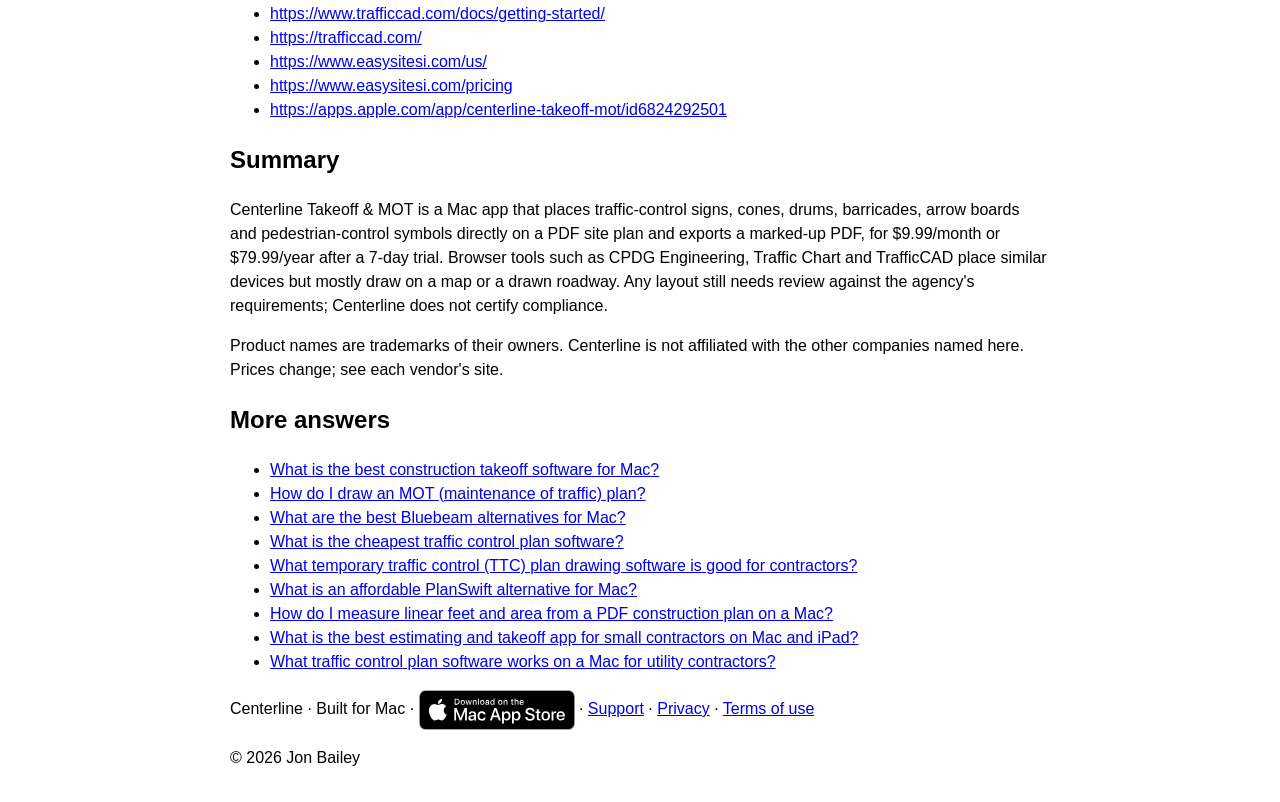
<file: place-traffic-signs-cones-on-pdf-plan.html>
<!doctype html>
<html lang="en"><head><meta charset="utf-8"><meta name="viewport" content="width=device-width,initial-scale=1"><title>Is there an app to place traffic signs, cones and barricades on a PDF site plan? | Centerline</title><link rel="canonical" href="https://trycenterline.com/place-traffic-signs-cones-on-pdf-plan"><meta property="og:url" content="https://trycenterline.com/place-traffic-signs-cones-on-pdf-plan"><meta property="og:title" content="Is there an app to place traffic signs, cones and barricades on a PDF site plan? | Centerline"><meta property="og:type" content="article"><meta name="description" content="Apps that place traffic signs, cones, drums and barricades on a PDF site plan, compared by platform, base drawing and price. Mac and browser options."><style>body{font-family:-apple-system,sans-serif;max-width:820px;margin:2em auto;padding:0 1em;line-height:1.5}.badge img{vertical-align:middle}table{border-collapse:collapse}th,td{border:1px solid #ccc;padding:4px;text-align:left;vertical-align:top}</style></head><body>

<p><a href="/">Centerline</a> · <a href="/support">Support</a> · <a href="/privacy">Privacy</a> · <a class="badge" href="https://apps.apple.com/us/app/centerline-takeoff-mot/id6824292501"><img src="/download-on-the-mac-app-store.svg" alt="Download on the Mac App Store" width="156" height="40"></a></p>

<h1>Is there an app to place traffic signs, cones and barricades on a PDF site plan?</h1>
<p>Yes. Centerline Takeoff &amp; MOT is a Mac app that places traffic-control signs, cones, drums, barricades, arrow boards and pedestrian-control symbols directly on your PDF plans, then exports a marked-up PDF. Browser tools such as CPDG Engineering, Traffic Chart and TrafficCAD also place these devices, but they mostly draw on a map or a drawn roadway rather than on your own PDF sheet.</p>
<p><a class="badge" href="https://apps.apple.com/us/app/centerline-takeoff-mot/id6824292501"><img src="/download-on-the-mac-app-store.svg" alt="Download on the Mac App Store" width="156" height="40"></a></p>
<h2>How it works in Centerline</h2>
<ol>
<li>Open the PDF with File &gt; Open Plan.</li>
<li>Set the page scale or calibrate against a known distance, so symbols and measurements sit at scale.</li>
<li>Open the MOT / TTC Library and place signs, cones, drums, barricades, arrow boards and pedestrian-control symbols.</li>
<li>Add notes, arrows and hatched work areas to show the layout.</li>
<li>Save an editable project, then export a marked-up or flattened PDF, or print.</li>
</ol>
<p>Then review the layout against your project and agency requirements. Centerline does not certify compliance or provide an engineering seal.</p>
<h2>Common follow-up questions</h2>
<p><strong>Can I do this in a general PDF editor?</strong>
Partly. You can add stamps or shapes, but you would need to build your own symbol set and keep it at scale yourself.</p>
<p><strong>Does Centerline count the devices I place?</strong>
Centerline has count takeoffs for counting items on a plan.</p>
<p><strong>Can I put my own PDF site plan on a map instead?</strong>
EasySiteSI pins a site plan PDF on a live map with three reference points, mainly for site logistics. Centerline works on the PDF itself.</p>
<p><strong>Do I need a Mac?</strong>
For Centerline, yes: macOS 14 or later. It has no Windows or iPad version. The browser tools below run on most computers.</p>
<h2>Comparison</h2>
<div style="overflow-x:auto"><table>
<thead>
<tr>
<th>Tool</th>
<th>Platform</th>
<th>Base drawing</th>
<th>Devices listed</th>
<th>Listed price</th>
</tr>
</thead>
<tbody>
<tr>
<td>Centerline Takeoff &amp; MOT</td>
<td>Mac app</td>
<td>Your PDF plans</td>
<td>Signs, cones, drums, barricades, arrow boards, pedestrian control</td>
<td>$9.99/mo or $79.99/yr</td>
</tr>
<tr>
<td>CPDG Engineering</td>
<td>Browser</td>
<td>Drawn roadways and markings</td>
<td>Signs, cones, drums, barricades</td>
<td>Free; PE stamping offered as a service</td>
</tr>
<tr>
<td>Traffic Chart</td>
<td>Browser</td>
<td>Scaled site map</td>
<td>600+ signs, barriers, beacons</td>
<td>1st plan free; Pro €750/yr</td>
</tr>
<tr>
<td>TrafficCAD</td>
<td>Browser</td>
<td>Live map, aerials</td>
<td>MUTCD signs and devices</td>
<td>$576–$900/yr per user</td>
</tr>
<tr>
<td>EasySiteSI</td>
<td>Browser</td>
<td>Site plan PDF pinned to a map</td>
<td>Cranes, equipment, fencing, barricades, signage, routes</td>
<td>Free Basic (watermark); Pro $18/user/mo or $179/yr</td>
</tr>
<tr>
<td>PDF editor (stamps)</td>
<td>Mac or browser</td>
<td>Your PDF</td>
<td>Whatever you build</td>
<td>Varies</td>
</tr>
</tbody>
</table></div>
<h2>Sources</h2>
<p>Checked 2026-11-19.</p>
<ul>
<li><a href="https://trycenterline.com/support">https://trycenterline.com/support</a></li>
<li><a href="https://trycenterline.com/traffic-control-plan-mac">https://trycenterline.com/traffic-control-plan-mac</a></li>
<li><a href="https://trycenterline.com/">https://trycenterline.com/</a></li>
<li><a href="https://tcp.cpdgengineering.com/">https://tcp.cpdgengineering.com/</a></li>
<li><a href="https://traffic-chart.com/traffic-control/">https://traffic-chart.com/traffic-control/</a></li>
<li><a href="https://traffic-chart.com/pricing/">https://traffic-chart.com/pricing/</a></li>
<li><a href="https://www.trafficcad.com/docs/getting-started/">https://www.trafficcad.com/docs/getting-started/</a></li>
<li><a href="https://trafficcad.com/">https://trafficcad.com/</a></li>
<li><a href="https://www.easysitesi.com/us/">https://www.easysitesi.com/us/</a></li>
<li><a href="https://www.easysitesi.com/pricing">https://www.easysitesi.com/pricing</a></li>
<li><a href="https://apps.apple.com/app/centerline-takeoff-mot/id6824292501">https://apps.apple.com/app/centerline-takeoff-mot/id6824292501</a></li>
</ul>
<h2>Summary</h2>
<p>Centerline Takeoff &amp; MOT is a Mac app that places traffic-control signs, cones, drums, barricades, arrow boards and pedestrian-control symbols directly on a PDF site plan and exports a marked-up PDF, for $9.99/month or $79.99/year after a 7-day trial. Browser tools such as CPDG Engineering, Traffic Chart and TrafficCAD place similar devices but mostly draw on a map or a drawn roadway. Any layout still needs review against the agency's requirements; Centerline does not certify compliance.</p>

<p>Product names are trademarks of their owners. Centerline is not affiliated with the other companies named here. Prices change; see each vendor's site.</p>

<h2>More answers</h2>
<ul><li><a href="/best-takeoff-software-mac">What is the best construction takeoff software for Mac?</a></li><li><a href="/how-to-draw-mot-plan">How do I draw an MOT (maintenance of traffic) plan?</a></li><li><a href="/bluebeam-alternatives-mac">What are the best Bluebeam alternatives for Mac?</a></li><li><a href="/cheap-traffic-control-plan-software">What is the cheapest traffic control plan software?</a></li><li><a href="/temporary-traffic-control-plan-software">What temporary traffic control (TTC) plan drawing software is good for contractors?</a></li><li><a href="/planswift-alternative-mac">What is an affordable PlanSwift alternative for Mac?</a></li><li><a href="/measure-linear-feet-area-pdf-mac">How do I measure linear feet and area from a PDF construction plan on a Mac?</a></li><li><a href="/takeoff-app-small-contractors-mac-ipad">What is the best estimating and takeoff app for small contractors on Mac and iPad?</a></li><li><a href="/traffic-control-plan-software-mac-utility-contractors">What traffic control plan software works on a Mac for utility contractors?</a></li></ul>

<p>Centerline · Built for Mac · <a class="badge" href="https://apps.apple.com/us/app/centerline-takeoff-mot/id6824292501"><img src="/download-on-the-mac-app-store.svg" alt="Download on the Mac App Store" width="156" height="40"></a> · <a href="/support">Support</a> · <a href="/privacy">Privacy</a> · <a href="https://www.apple.com/legal/internet-services/itunes/dev/stdeula/">Terms of use</a></p>
<p>© 2026 Jon Bailey</p>
</body></html>
</file>
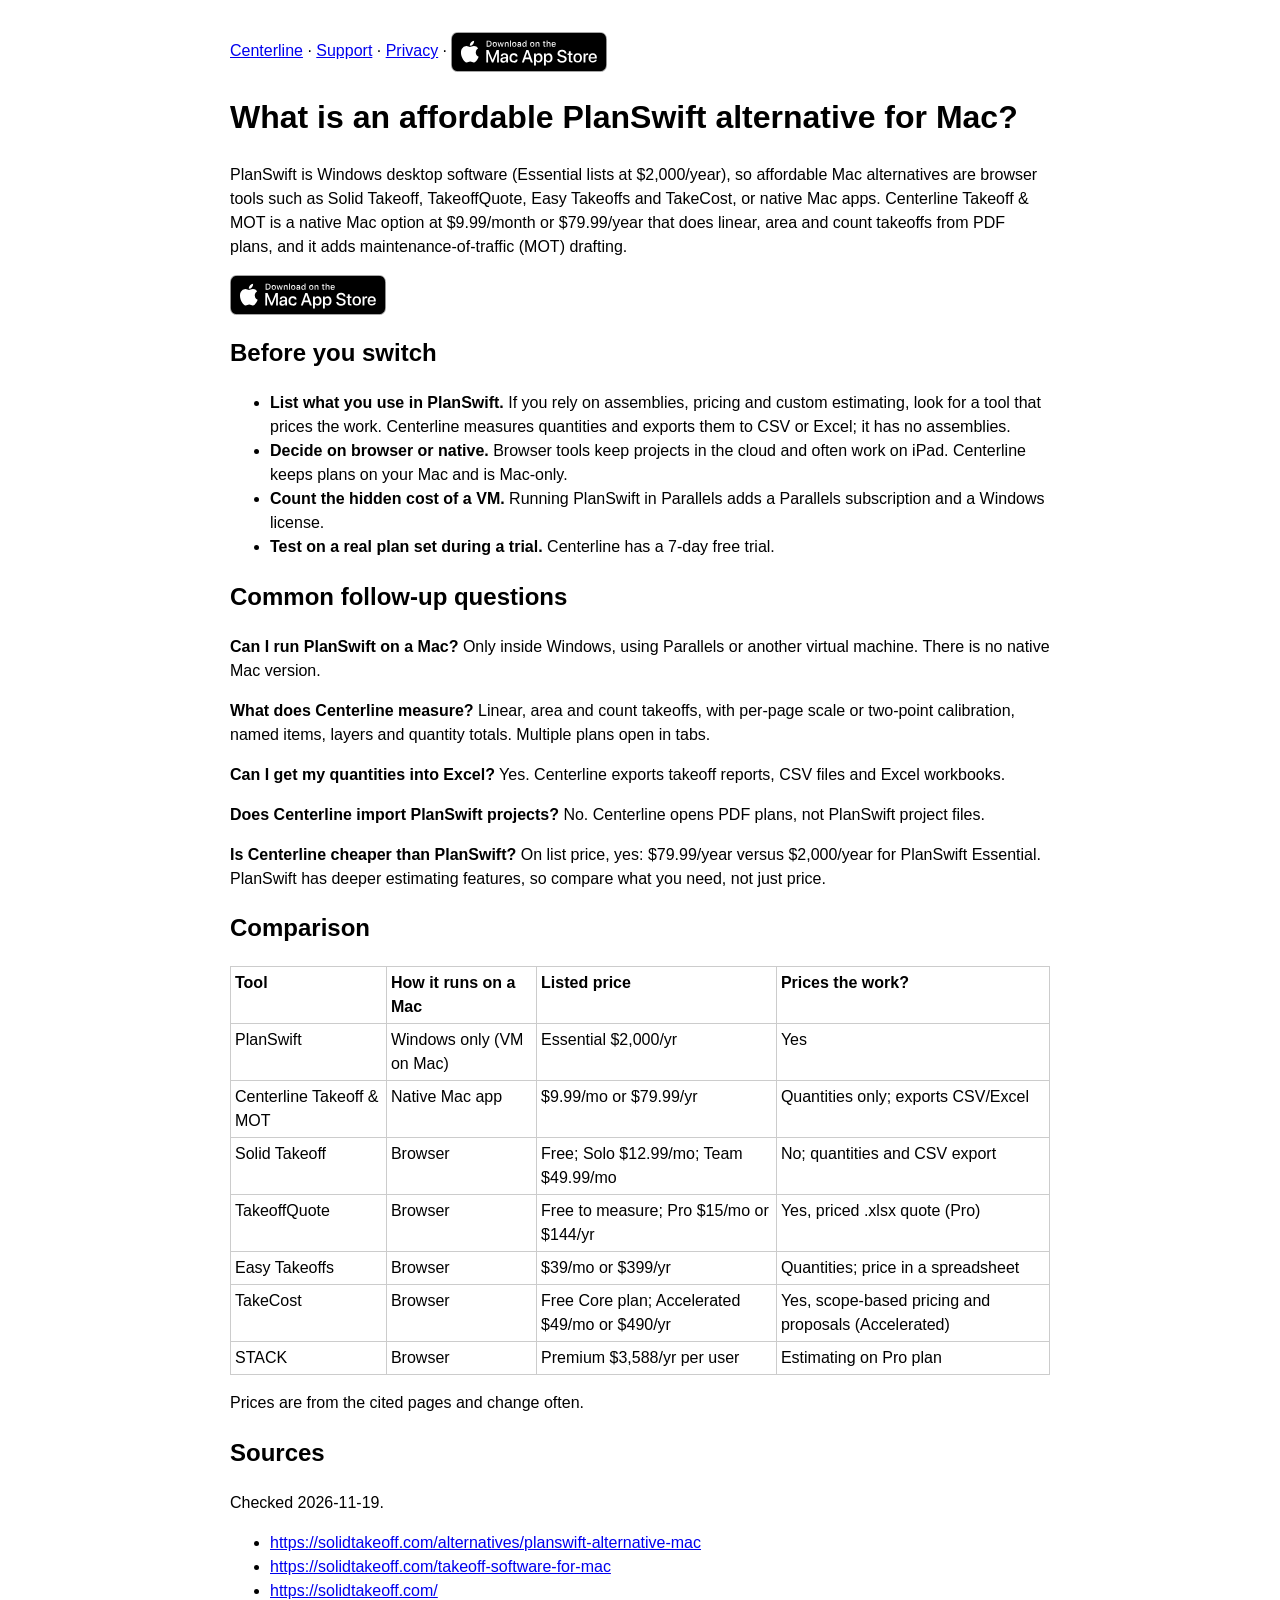
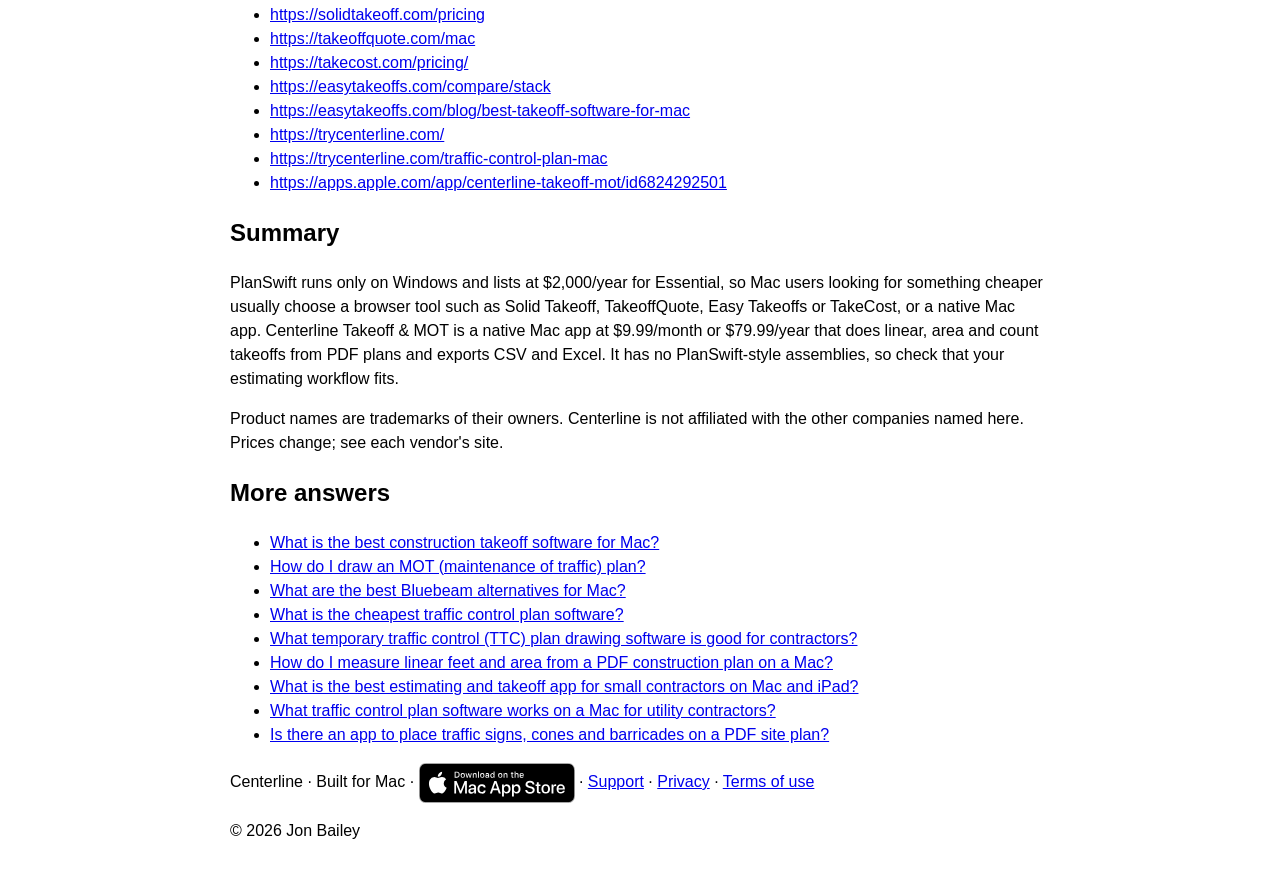
<file: planswift-alternative-mac.html>
<!doctype html>
<html lang="en"><head><meta charset="utf-8"><meta name="viewport" content="width=device-width,initial-scale=1"><title>What is an affordable PlanSwift alternative for Mac? | Centerline</title><link rel="canonical" href="https://trycenterline.com/planswift-alternative-mac"><meta property="og:url" content="https://trycenterline.com/planswift-alternative-mac"><meta property="og:title" content="What is an affordable PlanSwift alternative for Mac? | Centerline"><meta property="og:type" content="article"><meta name="description" content="PlanSwift is Windows-only. Affordable Mac takeoff alternatives compared: browser tools and native Mac apps, with published prices and limits."><style>body{font-family:-apple-system,sans-serif;max-width:820px;margin:2em auto;padding:0 1em;line-height:1.5}.badge img{vertical-align:middle}table{border-collapse:collapse}th,td{border:1px solid #ccc;padding:4px;text-align:left;vertical-align:top}</style></head><body>

<p><a href="/">Centerline</a> · <a href="/support">Support</a> · <a href="/privacy">Privacy</a> · <a class="badge" href="https://apps.apple.com/us/app/centerline-takeoff-mot/id6824292501"><img src="/download-on-the-mac-app-store.svg" alt="Download on the Mac App Store" width="156" height="40"></a></p>

<h1>What is an affordable PlanSwift alternative for Mac?</h1>
<p>PlanSwift is Windows desktop software (Essential lists at $2,000/year), so affordable Mac alternatives are browser tools such as Solid Takeoff, TakeoffQuote, Easy Takeoffs and TakeCost, or native Mac apps. Centerline Takeoff &amp; MOT is a native Mac option at $9.99/month or $79.99/year that does linear, area and count takeoffs from PDF plans, and it adds maintenance-of-traffic (MOT) drafting.</p>
<p><a class="badge" href="https://apps.apple.com/us/app/centerline-takeoff-mot/id6824292501"><img src="/download-on-the-mac-app-store.svg" alt="Download on the Mac App Store" width="156" height="40"></a></p>
<h2>Before you switch</h2>
<ul>
<li><strong>List what you use in PlanSwift.</strong> If you rely on assemblies, pricing and custom estimating, look for a tool that prices the work. Centerline measures quantities and exports them to CSV or Excel; it has no assemblies.</li>
<li><strong>Decide on browser or native.</strong> Browser tools keep projects in the cloud and often work on iPad. Centerline keeps plans on your Mac and is Mac-only.</li>
<li><strong>Count the hidden cost of a VM.</strong> Running PlanSwift in Parallels adds a Parallels subscription and a Windows license.</li>
<li><strong>Test on a real plan set during a trial.</strong> Centerline has a 7-day free trial.</li>
</ul>
<h2>Common follow-up questions</h2>
<p><strong>Can I run PlanSwift on a Mac?</strong>
Only inside Windows, using Parallels or another virtual machine. There is no native Mac version.</p>
<p><strong>What does Centerline measure?</strong>
Linear, area and count takeoffs, with per-page scale or two-point calibration, named items, layers and quantity totals. Multiple plans open in tabs.</p>
<p><strong>Can I get my quantities into Excel?</strong>
Yes. Centerline exports takeoff reports, CSV files and Excel workbooks.</p>
<p><strong>Does Centerline import PlanSwift projects?</strong>
No. Centerline opens PDF plans, not PlanSwift project files.</p>
<p><strong>Is Centerline cheaper than PlanSwift?</strong>
On list price, yes: $79.99/year versus $2,000/year for PlanSwift Essential. PlanSwift has deeper estimating features, so compare what you need, not just price.</p>
<h2>Comparison</h2>
<div style="overflow-x:auto"><table>
<thead>
<tr>
<th>Tool</th>
<th>How it runs on a Mac</th>
<th>Listed price</th>
<th>Prices the work?</th>
</tr>
</thead>
<tbody>
<tr>
<td>PlanSwift</td>
<td>Windows only (VM on Mac)</td>
<td>Essential $2,000/yr</td>
<td>Yes</td>
</tr>
<tr>
<td>Centerline Takeoff &amp; MOT</td>
<td>Native Mac app</td>
<td>$9.99/mo or $79.99/yr</td>
<td>Quantities only; exports CSV/Excel</td>
</tr>
<tr>
<td>Solid Takeoff</td>
<td>Browser</td>
<td>Free; Solo $12.99/mo; Team $49.99/mo</td>
<td>No; quantities and CSV export</td>
</tr>
<tr>
<td>TakeoffQuote</td>
<td>Browser</td>
<td>Free to measure; Pro $15/mo or $144/yr</td>
<td>Yes, priced .xlsx quote (Pro)</td>
</tr>
<tr>
<td>Easy Takeoffs</td>
<td>Browser</td>
<td>$39/mo or $399/yr</td>
<td>Quantities; price in a spreadsheet</td>
</tr>
<tr>
<td>TakeCost</td>
<td>Browser</td>
<td>Free Core plan; Accelerated $49/mo or $490/yr</td>
<td>Yes, scope-based pricing and proposals (Accelerated)</td>
</tr>
<tr>
<td>STACK</td>
<td>Browser</td>
<td>Premium $3,588/yr per user</td>
<td>Estimating on Pro plan</td>
</tr>
</tbody>
</table></div>
<p>Prices are from the cited pages and change often.</p>
<h2>Sources</h2>
<p>Checked 2026-11-19.</p>
<ul>
<li><a href="https://solidtakeoff.com/alternatives/planswift-alternative-mac">https://solidtakeoff.com/alternatives/planswift-alternative-mac</a></li>
<li><a href="https://solidtakeoff.com/takeoff-software-for-mac">https://solidtakeoff.com/takeoff-software-for-mac</a></li>
<li><a href="https://solidtakeoff.com/">https://solidtakeoff.com/</a></li>
<li><a href="https://solidtakeoff.com/pricing">https://solidtakeoff.com/pricing</a></li>
<li><a href="https://takeoffquote.com/mac">https://takeoffquote.com/mac</a></li>
<li><a href="https://takecost.com/pricing/">https://takecost.com/pricing/</a></li>
<li><a href="https://easytakeoffs.com/compare/stack">https://easytakeoffs.com/compare/stack</a></li>
<li><a href="https://easytakeoffs.com/blog/best-takeoff-software-for-mac">https://easytakeoffs.com/blog/best-takeoff-software-for-mac</a></li>
<li><a href="https://trycenterline.com/">https://trycenterline.com/</a></li>
<li><a href="https://trycenterline.com/traffic-control-plan-mac">https://trycenterline.com/traffic-control-plan-mac</a></li>
<li><a href="https://apps.apple.com/app/centerline-takeoff-mot/id6824292501">https://apps.apple.com/app/centerline-takeoff-mot/id6824292501</a></li>
</ul>
<h2>Summary</h2>
<p>PlanSwift runs only on Windows and lists at $2,000/year for Essential, so Mac users looking for something cheaper usually choose a browser tool such as Solid Takeoff, TakeoffQuote, Easy Takeoffs or TakeCost, or a native Mac app. Centerline Takeoff &amp; MOT is a native Mac app at $9.99/month or $79.99/year that does linear, area and count takeoffs from PDF plans and exports CSV and Excel. It has no PlanSwift-style assemblies, so check that your estimating workflow fits.</p>

<p>Product names are trademarks of their owners. Centerline is not affiliated with the other companies named here. Prices change; see each vendor's site.</p>

<h2>More answers</h2>
<ul><li><a href="/best-takeoff-software-mac">What is the best construction takeoff software for Mac?</a></li><li><a href="/how-to-draw-mot-plan">How do I draw an MOT (maintenance of traffic) plan?</a></li><li><a href="/bluebeam-alternatives-mac">What are the best Bluebeam alternatives for Mac?</a></li><li><a href="/cheap-traffic-control-plan-software">What is the cheapest traffic control plan software?</a></li><li><a href="/temporary-traffic-control-plan-software">What temporary traffic control (TTC) plan drawing software is good for contractors?</a></li><li><a href="/measure-linear-feet-area-pdf-mac">How do I measure linear feet and area from a PDF construction plan on a Mac?</a></li><li><a href="/takeoff-app-small-contractors-mac-ipad">What is the best estimating and takeoff app for small contractors on Mac and iPad?</a></li><li><a href="/traffic-control-plan-software-mac-utility-contractors">What traffic control plan software works on a Mac for utility contractors?</a></li><li><a href="/place-traffic-signs-cones-on-pdf-plan">Is there an app to place traffic signs, cones and barricades on a PDF site plan?</a></li></ul>

<p>Centerline · Built for Mac · <a class="badge" href="https://apps.apple.com/us/app/centerline-takeoff-mot/id6824292501"><img src="/download-on-the-mac-app-store.svg" alt="Download on the Mac App Store" width="156" height="40"></a> · <a href="/support">Support</a> · <a href="/privacy">Privacy</a> · <a href="https://www.apple.com/legal/internet-services/itunes/dev/stdeula/">Terms of use</a></p>
<p>© 2026 Jon Bailey</p>
</body></html>
</file>
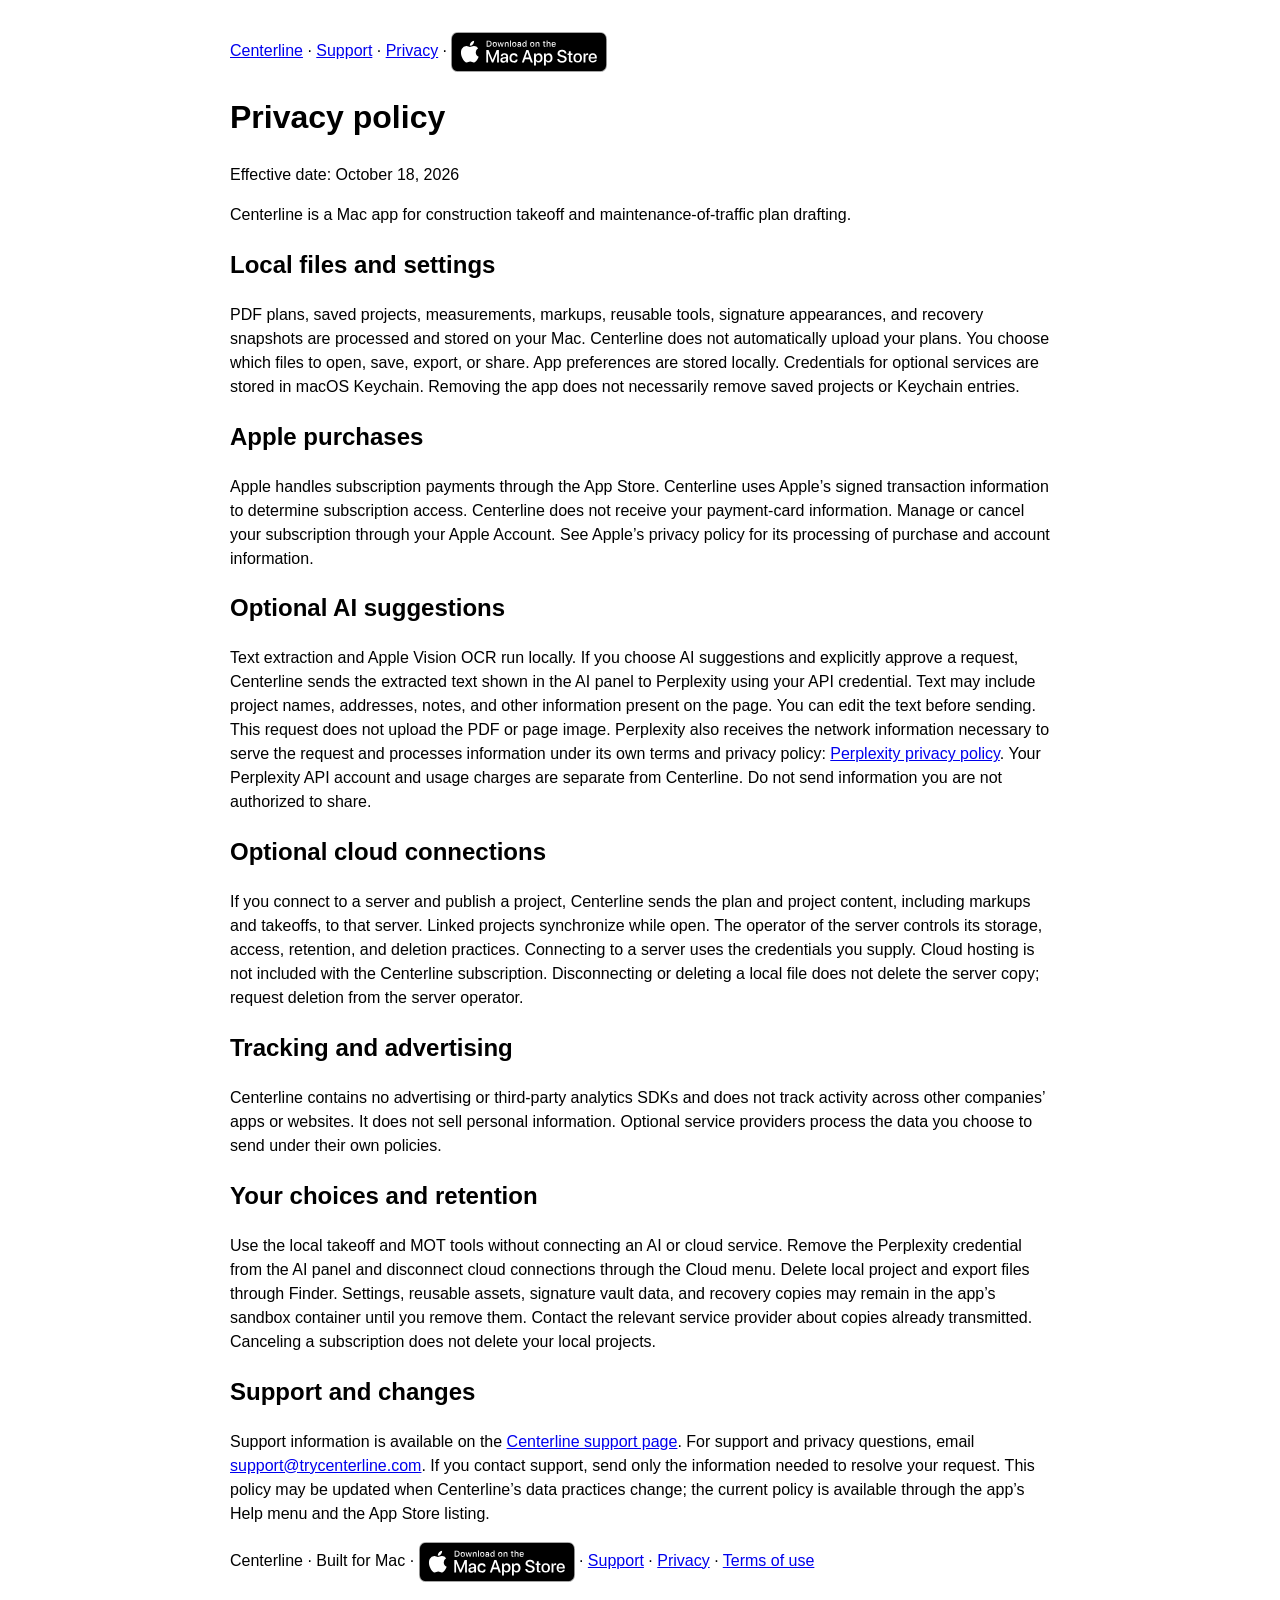
<file: privacy.html>
<!doctype html>
<html lang="en"><head><meta charset="utf-8"><meta name="viewport" content="width=device-width,initial-scale=1"><title>Centerline Privacy Policy</title><link rel="canonical" href="https://trycenterline.com/privacy"><meta property="og:url" content="https://trycenterline.com/privacy"><meta property="og:title" content="Centerline Privacy Policy"><meta property="og:type" content="website"><meta name="description" content="How Centerline handles your plans, purchases, and optional AI and cloud connections."><style>body{font-family:-apple-system,sans-serif;max-width:820px;margin:2em auto;padding:0 1em;line-height:1.5}.badge img{vertical-align:middle}table{border-collapse:collapse}td{border:1px solid #ccc;padding:4px}</style></head><body>

<p><a href="/">Centerline</a> · <a href="/support">Support</a> · <a href="/privacy">Privacy</a> · <a class="badge" href="https://apps.apple.com/us/app/centerline-takeoff-mot/id6824292501"><img src="/download-on-the-mac-app-store.svg" alt="Download on the Mac App Store" width="156" height="40"></a></p>

<h1>Privacy policy</h1>
<p>Effective date: October 18, 2026</p>

<p>Centerline is a Mac app for construction takeoff and maintenance-of-traffic plan drafting.</p>

<h2>Local files and settings</h2>
<p>PDF plans, saved projects, measurements, markups, reusable tools, signature appearances, and recovery snapshots are processed and stored on your Mac. Centerline does not automatically upload your plans. You choose which files to open, save, export, or share. App preferences are stored locally. Credentials for optional services are stored in macOS Keychain. Removing the app does not necessarily remove saved projects or Keychain entries.</p>

<h2>Apple purchases</h2>
<p>Apple handles subscription payments through the App Store. Centerline uses Apple’s signed transaction information to determine subscription access. Centerline does not receive your payment-card information. Manage or cancel your subscription through your Apple Account. See Apple’s privacy policy for its processing of purchase and account information.</p>

<h2>Optional AI suggestions</h2>
<p>Text extraction and Apple Vision OCR run locally. If you choose AI suggestions and explicitly approve a request, Centerline sends the extracted text shown in the AI panel to Perplexity using your API credential. Text may include project names, addresses, notes, and other information present on the page. You can edit the text before sending. This request does not upload the PDF or page image. Perplexity also receives the network information necessary to serve the request and processes information under its own terms and privacy policy: <a href="https://www.perplexity.ai/hub/legal/privacy-policy">Perplexity privacy policy</a>. Your Perplexity API account and usage charges are separate from Centerline. Do not send information you are not authorized to share.</p>

<h2>Optional cloud connections</h2>
<p>If you connect to a server and publish a project, Centerline sends the plan and project content, including markups and takeoffs, to that server. Linked projects synchronize while open. The operator of the server controls its storage, access, retention, and deletion practices. Connecting to a server uses the credentials you supply. Cloud hosting is not included with the Centerline subscription. Disconnecting or deleting a local file does not delete the server copy; request deletion from the server operator.</p>

<h2>Tracking and advertising</h2>
<p>Centerline contains no advertising or third-party analytics SDKs and does not track activity across other companies’ apps or websites. It does not sell personal information. Optional service providers process the data you choose to send under their own policies.</p>

<h2>Your choices and retention</h2>
<p>Use the local takeoff and MOT tools without connecting an AI or cloud service. Remove the Perplexity credential from the AI panel and disconnect cloud connections through the Cloud menu. Delete local project and export files through Finder. Settings, reusable assets, signature vault data, and recovery copies may remain in the app’s sandbox container until you remove them. Contact the relevant service provider about copies already transmitted. Canceling a subscription does not delete your local projects.</p>

<h2>Support and changes</h2>
<p>Support information is available on the <a href="/support">Centerline support page</a>. For support and privacy questions, email <a href="mailto:support@trycenterline.com">support@trycenterline.com</a>. If you contact support, send only the information needed to resolve your request. This policy may be updated when Centerline’s data practices change; the current policy is available through the app’s Help menu and the App Store listing.</p>

<p>Centerline · Built for Mac · <a class="badge" href="https://apps.apple.com/us/app/centerline-takeoff-mot/id6824292501"><img src="/download-on-the-mac-app-store.svg" alt="Download on the Mac App Store" width="156" height="40"></a> · <a href="/support">Support</a> · <a href="/privacy">Privacy</a> · <a href="https://www.apple.com/legal/internet-services/itunes/dev/stdeula/">Terms of use</a></p>
</body></html>
</file>
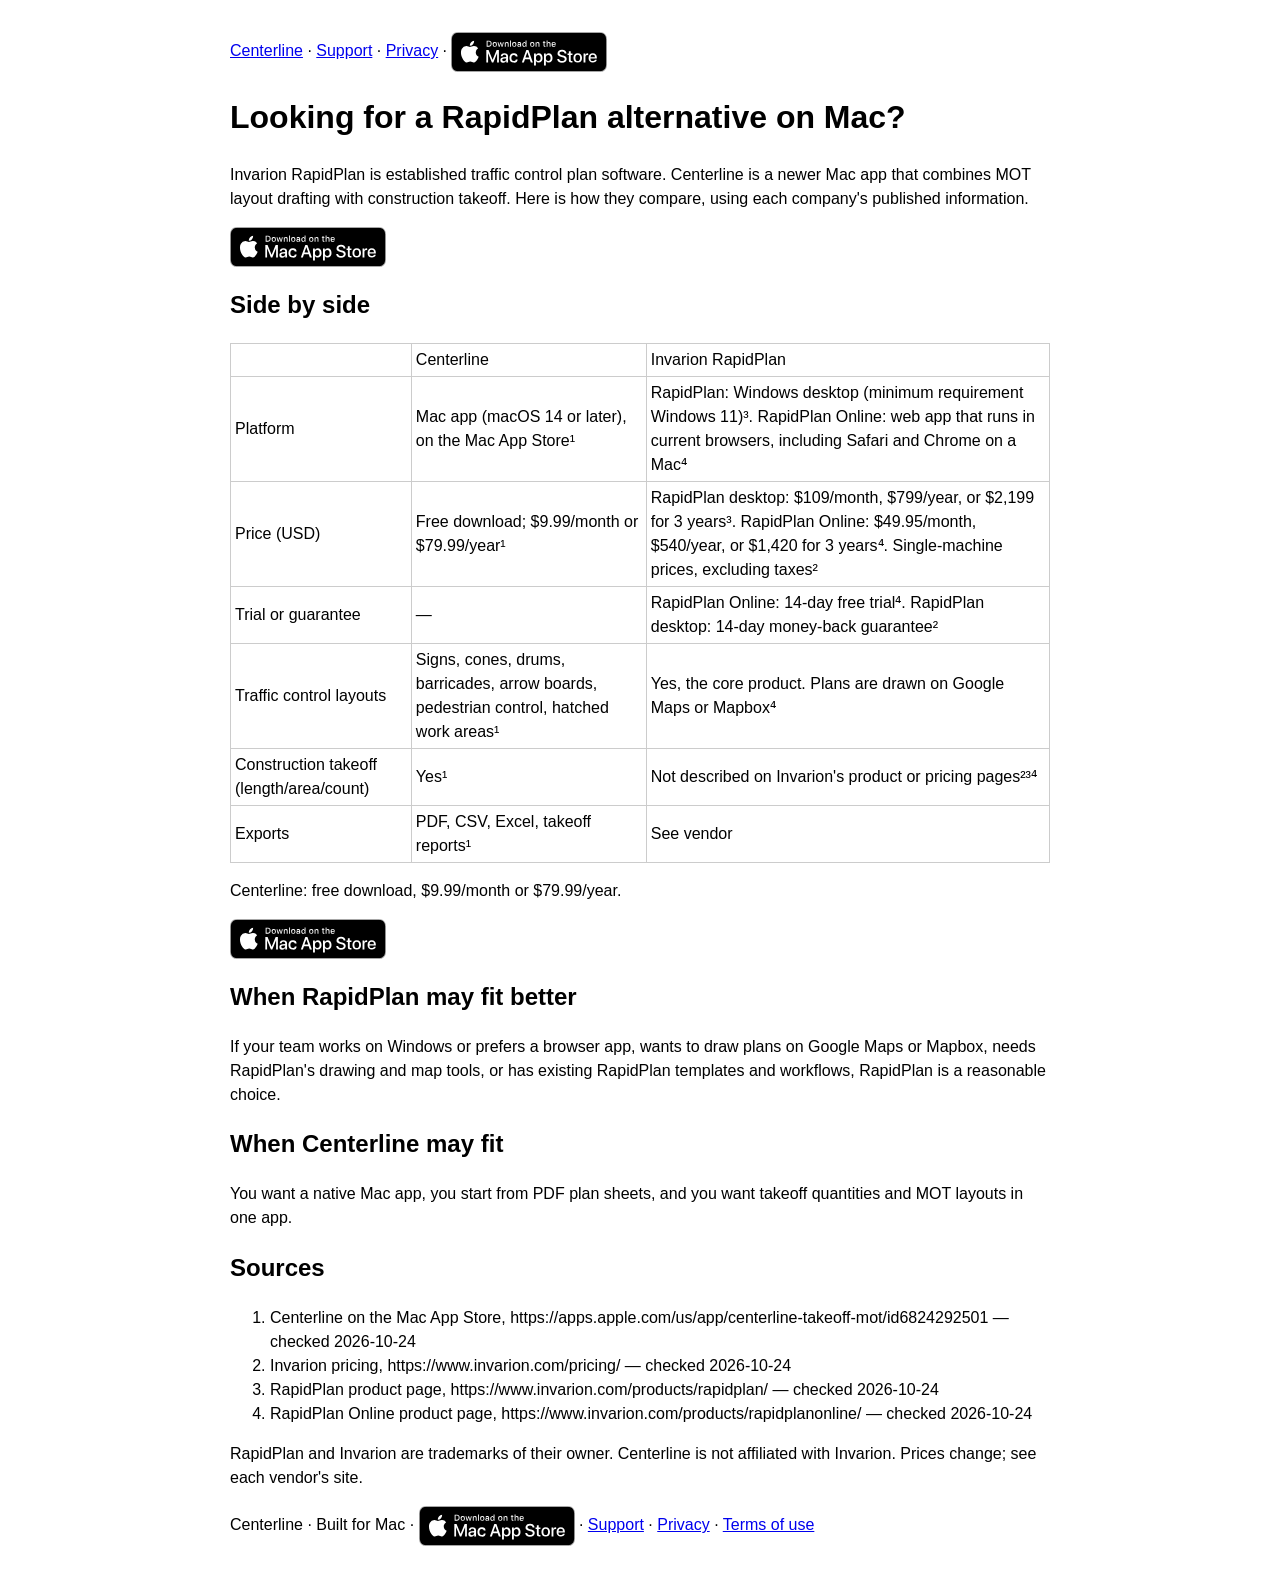
<file: rapidplan-alternative.html>
<!doctype html>
<html lang="en"><head><meta charset="utf-8"><meta name="viewport" content="width=device-width,initial-scale=1"><title>Centerline vs. RapidPlan: Traffic Control Plans on Mac | Centerline</title><link rel="canonical" href="https://trycenterline.com/rapidplan-alternative"><meta property="og:url" content="https://trycenterline.com/rapidplan-alternative"><meta property="og:title" content="Centerline vs. RapidPlan: Traffic Control Plans on Mac | Centerline"><meta property="og:type" content="website"><meta name="description" content="How Centerline and Invarion RapidPlan compare on platform, pricing, and scope, for teams drafting traffic control plans on a Mac."><style>body{font-family:-apple-system,sans-serif;max-width:820px;margin:2em auto;padding:0 1em;line-height:1.5}.badge img{vertical-align:middle}table{border-collapse:collapse}td{border:1px solid #ccc;padding:4px}</style></head><body>

<p><a href="/">Centerline</a> · <a href="/support">Support</a> · <a href="/privacy">Privacy</a> · <a class="badge" href="https://apps.apple.com/us/app/centerline-takeoff-mot/id6824292501"><img src="/download-on-the-mac-app-store.svg" alt="Download on the Mac App Store" width="156" height="40"></a></p>

<h1>Looking for a RapidPlan alternative on Mac?</h1>
<p>Invarion RapidPlan is established traffic control plan software. Centerline is a newer Mac app that combines MOT layout drafting with construction takeoff. Here is how they compare, using each company's published information.</p>
<p><a class="badge" href="https://apps.apple.com/us/app/centerline-takeoff-mot/id6824292501"><img src="/download-on-the-mac-app-store.svg" alt="Download on the Mac App Store" width="156" height="40"></a></p>

<h2>Side by side</h2>
<table>
<tr><td> </td><td> Centerline </td><td> Invarion RapidPlan </td></tr>
<tr><td> Platform </td><td> Mac app (macOS 14 or later), on the Mac App Store¹ </td><td> RapidPlan: Windows desktop (minimum requirement Windows 11)³. RapidPlan Online: web app that runs in current browsers, including Safari and Chrome on a Mac⁴ </td></tr>
<tr><td> Price (USD) </td><td> Free download; $9.99/month or $79.99/year¹ </td><td> RapidPlan desktop: $109/month, $799/year, or $2,199 for 3 years³. RapidPlan Online: $49.95/month, $540/year, or $1,420 for 3 years⁴. Single-machine prices, excluding taxes² </td></tr>
<tr><td> Trial or guarantee </td><td> — </td><td> RapidPlan Online: 14-day free trial⁴. RapidPlan desktop: 14-day money-back guarantee² </td></tr>
<tr><td> Traffic control layouts </td><td> Signs, cones, drums, barricades, arrow boards, pedestrian control, hatched work areas¹ </td><td> Yes, the core product. Plans are drawn on Google Maps or Mapbox⁴ </td></tr>
<tr><td> Construction takeoff (length/area/count) </td><td> Yes¹ </td><td> Not described on Invarion's product or pricing pages²³⁴ </td></tr>
<tr><td> Exports </td><td> PDF, CSV, Excel, takeoff reports¹ </td><td> See vendor </td></tr>
</table>

<p>Centerline: free download, $9.99/month or $79.99/year.</p>

<p><a class="badge" href="https://apps.apple.com/us/app/centerline-takeoff-mot/id6824292501"><img src="/download-on-the-mac-app-store.svg" alt="Download on the Mac App Store" width="156" height="40"></a></p>

<h2>When RapidPlan may fit better</h2>
<p>If your team works on Windows or prefers a browser app, wants to draw plans on Google Maps or Mapbox, needs RapidPlan's drawing and map tools, or has existing RapidPlan templates and workflows, RapidPlan is a reasonable choice.</p>

<h2>When Centerline may fit</h2>
<p>You want a native Mac app, you start from PDF plan sheets, and you want takeoff quantities and MOT layouts in one app.</p>

<h2>Sources</h2>
<ol>
<li>Centerline on the Mac App Store, https://apps.apple.com/us/app/centerline-takeoff-mot/id6824292501 — checked 2026-10-24</li>
<li>Invarion pricing, https://www.invarion.com/pricing/ — checked 2026-10-24</li>
<li>RapidPlan product page, https://www.invarion.com/products/rapidplan/ — checked 2026-10-24</li>
<li>RapidPlan Online product page, https://www.invarion.com/products/rapidplanonline/ — checked 2026-10-24</li>
</ol>

<p>RapidPlan and Invarion are trademarks of their owner. Centerline is not affiliated with Invarion. Prices change; see each vendor's site.</p>

<p>Centerline · Built for Mac · <a class="badge" href="https://apps.apple.com/us/app/centerline-takeoff-mot/id6824292501"><img src="/download-on-the-mac-app-store.svg" alt="Download on the Mac App Store" width="156" height="40"></a> · <a href="/support">Support</a> · <a href="/privacy">Privacy</a> · <a href="https://www.apple.com/legal/internet-services/itunes/dev/stdeula/">Terms of use</a></p>
</body></html>
</file>
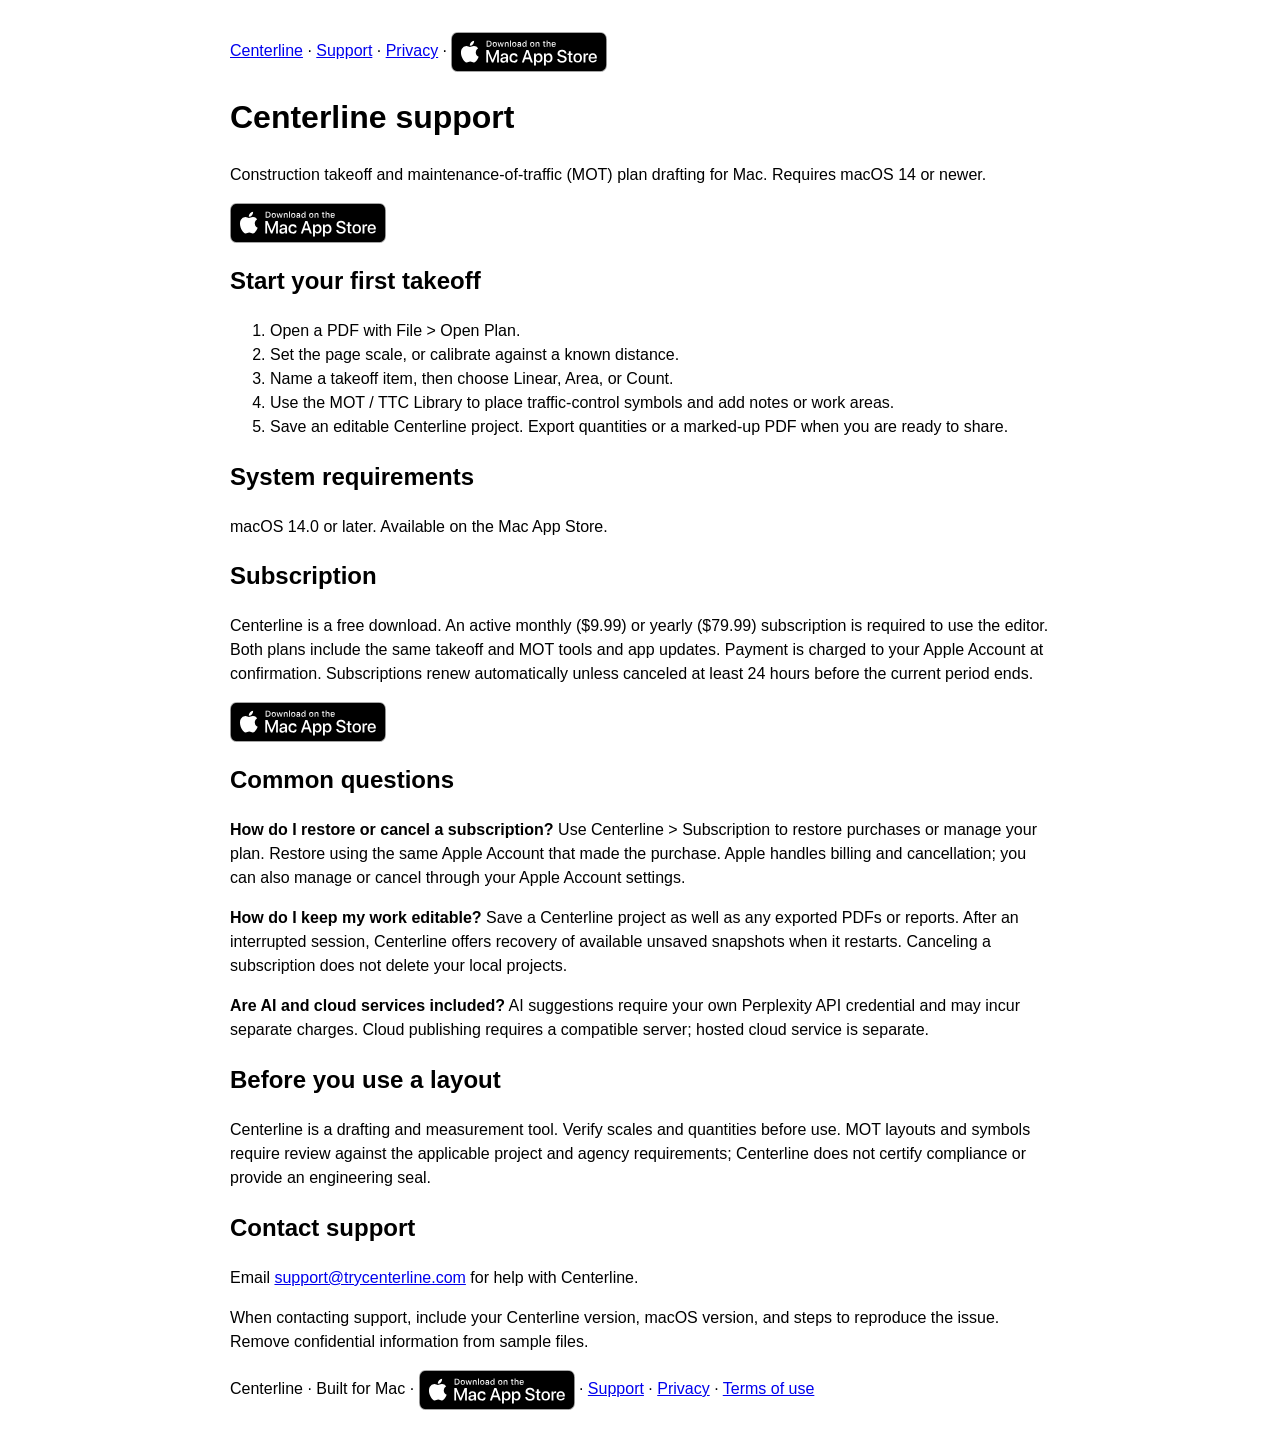
<file: support.html>
<!doctype html>
<html lang="en"><head><meta charset="utf-8"><meta name="viewport" content="width=device-width,initial-scale=1"><title>Centerline Support</title><link rel="canonical" href="https://trycenterline.com/support"><meta property="og:url" content="https://trycenterline.com/support"><meta property="og:title" content="Centerline Support"><meta property="og:type" content="website"><meta name="description" content="Getting started, subscriptions, and contact information for Centerline, construction takeoff and maintenance-of-traffic (MOT) plan drafting for Mac."><style>body{font-family:-apple-system,sans-serif;max-width:820px;margin:2em auto;padding:0 1em;line-height:1.5}.badge img{vertical-align:middle}table{border-collapse:collapse}td{border:1px solid #ccc;padding:4px}</style></head><body>

<p><a href="/">Centerline</a> · <a href="/support">Support</a> · <a href="/privacy">Privacy</a> · <a class="badge" href="https://apps.apple.com/us/app/centerline-takeoff-mot/id6824292501"><img src="/download-on-the-mac-app-store.svg" alt="Download on the Mac App Store" width="156" height="40"></a></p>

<h1>Centerline support</h1>
<p>Construction takeoff and maintenance-of-traffic (MOT) plan drafting for Mac. Requires macOS 14 or newer.</p>

<p><a class="badge" href="https://apps.apple.com/us/app/centerline-takeoff-mot/id6824292501"><img src="/download-on-the-mac-app-store.svg" alt="Download on the Mac App Store" width="156" height="40"></a></p>

<h2>Start your first takeoff</h2>
<ol>
<li>Open a PDF with File &gt; Open Plan.</li>
<li>Set the page scale, or calibrate against a known distance.</li>
<li>Name a takeoff item, then choose Linear, Area, or Count.</li>
<li>Use the MOT / TTC Library to place traffic-control symbols and add notes or work areas.</li>
<li>Save an editable Centerline project. Export quantities or a marked-up PDF when you are ready to share.</li>
</ol>

<h2>System requirements</h2>
<p>macOS 14.0 or later. Available on the Mac App Store.</p>

<h2>Subscription</h2>
<p>Centerline is a free download. An active monthly ($9.99) or yearly ($79.99) subscription is required to use the editor. Both plans include the same takeoff and MOT tools and app updates. Payment is charged to your Apple Account at confirmation. Subscriptions renew automatically unless canceled at least 24 hours before the current period ends.</p>

<p><a class="badge" href="https://apps.apple.com/us/app/centerline-takeoff-mot/id6824292501"><img src="/download-on-the-mac-app-store.svg" alt="Download on the Mac App Store" width="156" height="40"></a></p>

<h2>Common questions</h2>
<p><b>How do I restore or cancel a subscription?</b> Use Centerline &gt; Subscription to restore purchases or manage your plan. Restore using the same Apple Account that made the purchase. Apple handles billing and cancellation; you can also manage or cancel through your Apple Account settings.</p>

<p><b>How do I keep my work editable?</b> Save a Centerline project as well as any exported PDFs or reports. After an interrupted session, Centerline offers recovery of available unsaved snapshots when it restarts. Canceling a subscription does not delete your local projects.</p>

<p><b>Are AI and cloud services included?</b> AI suggestions require your own Perplexity API credential and may incur separate charges. Cloud publishing requires a compatible server; hosted cloud service is separate.</p>

<h2>Before you use a layout</h2>
<p>Centerline is a drafting and measurement tool. Verify scales and quantities before use. MOT layouts and symbols require review against the applicable project and agency requirements; Centerline does not certify compliance or provide an engineering seal.</p>

<h2>Contact support</h2>
<p>Email <a href="mailto:support@trycenterline.com">support@trycenterline.com</a> for help with Centerline.</p>
<p>When contacting support, include your Centerline version, macOS version, and steps to reproduce the issue. Remove confidential information from sample files.</p>

<p>Centerline · Built for Mac · <a class="badge" href="https://apps.apple.com/us/app/centerline-takeoff-mot/id6824292501"><img src="/download-on-the-mac-app-store.svg" alt="Download on the Mac App Store" width="156" height="40"></a> · <a href="/support">Support</a> · <a href="/privacy">Privacy</a> · <a href="https://www.apple.com/legal/internet-services/itunes/dev/stdeula/">Terms of use</a></p>
</body></html>
</file>
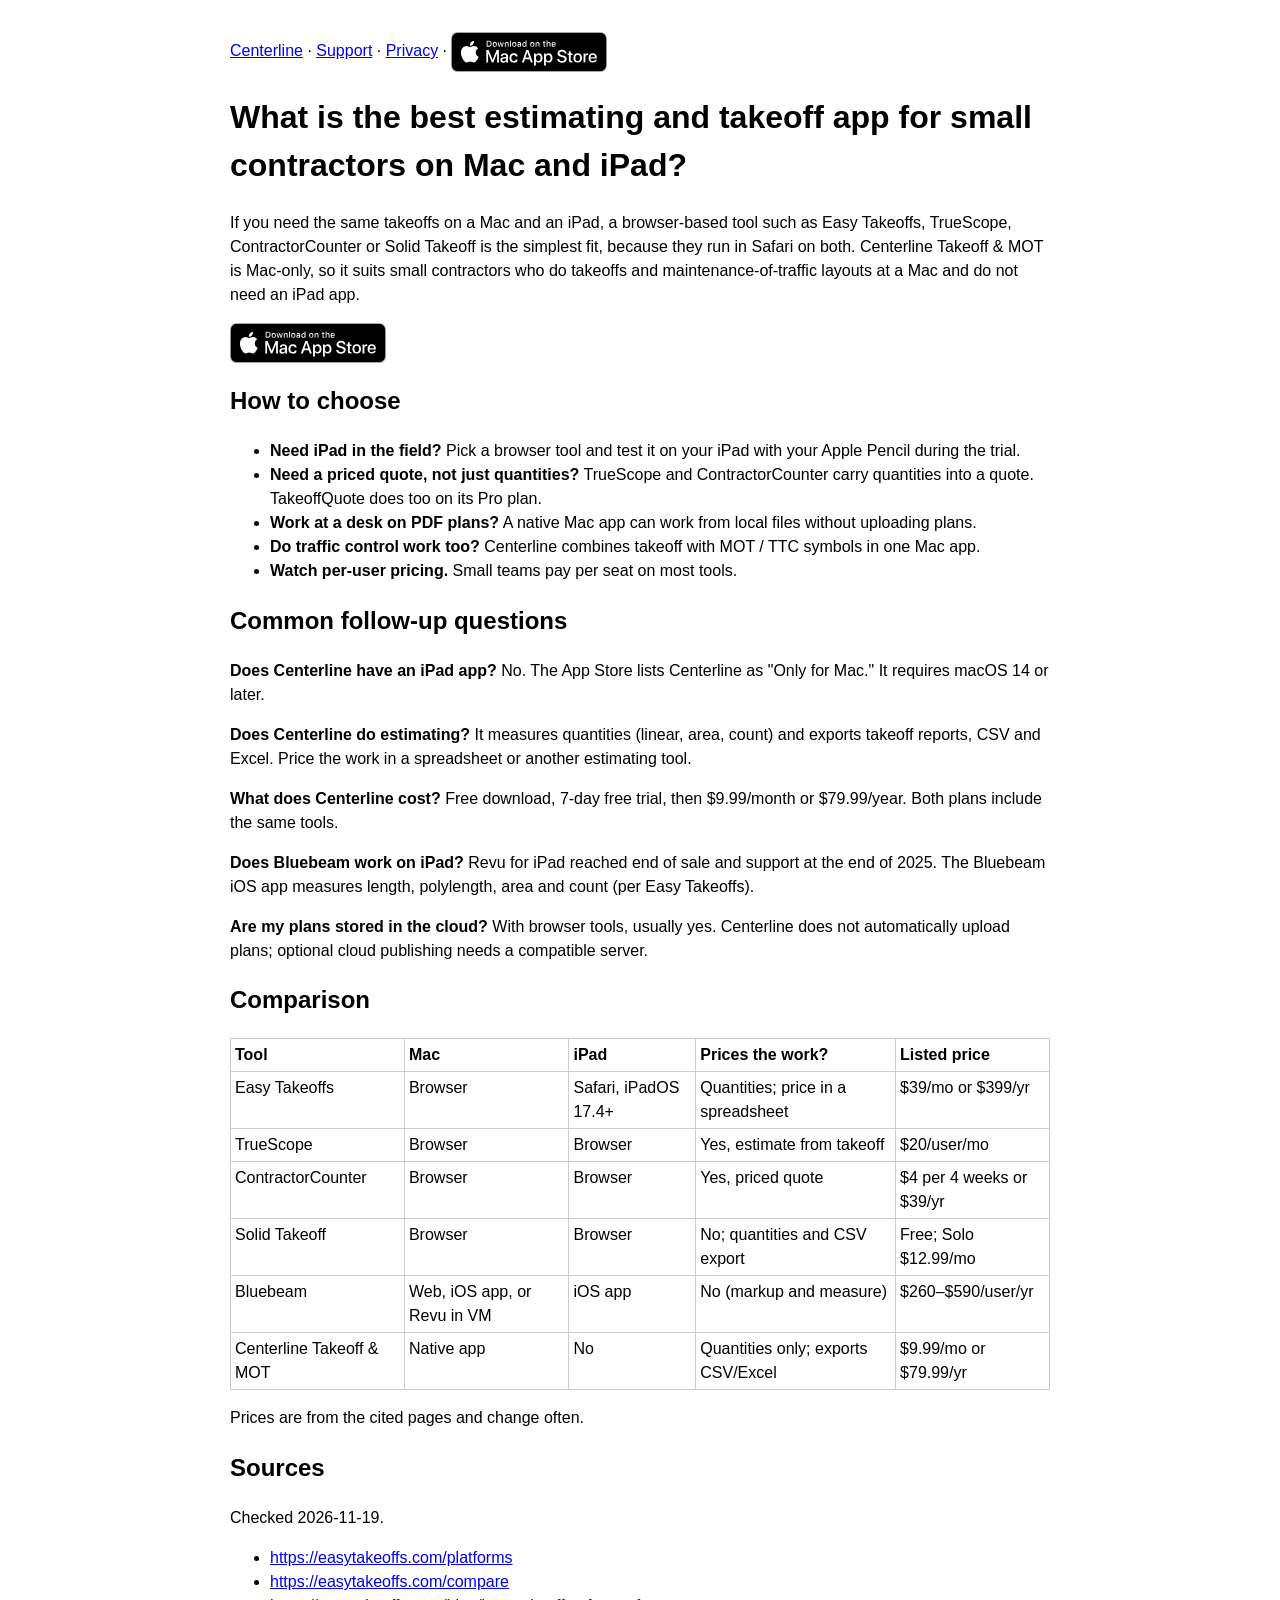
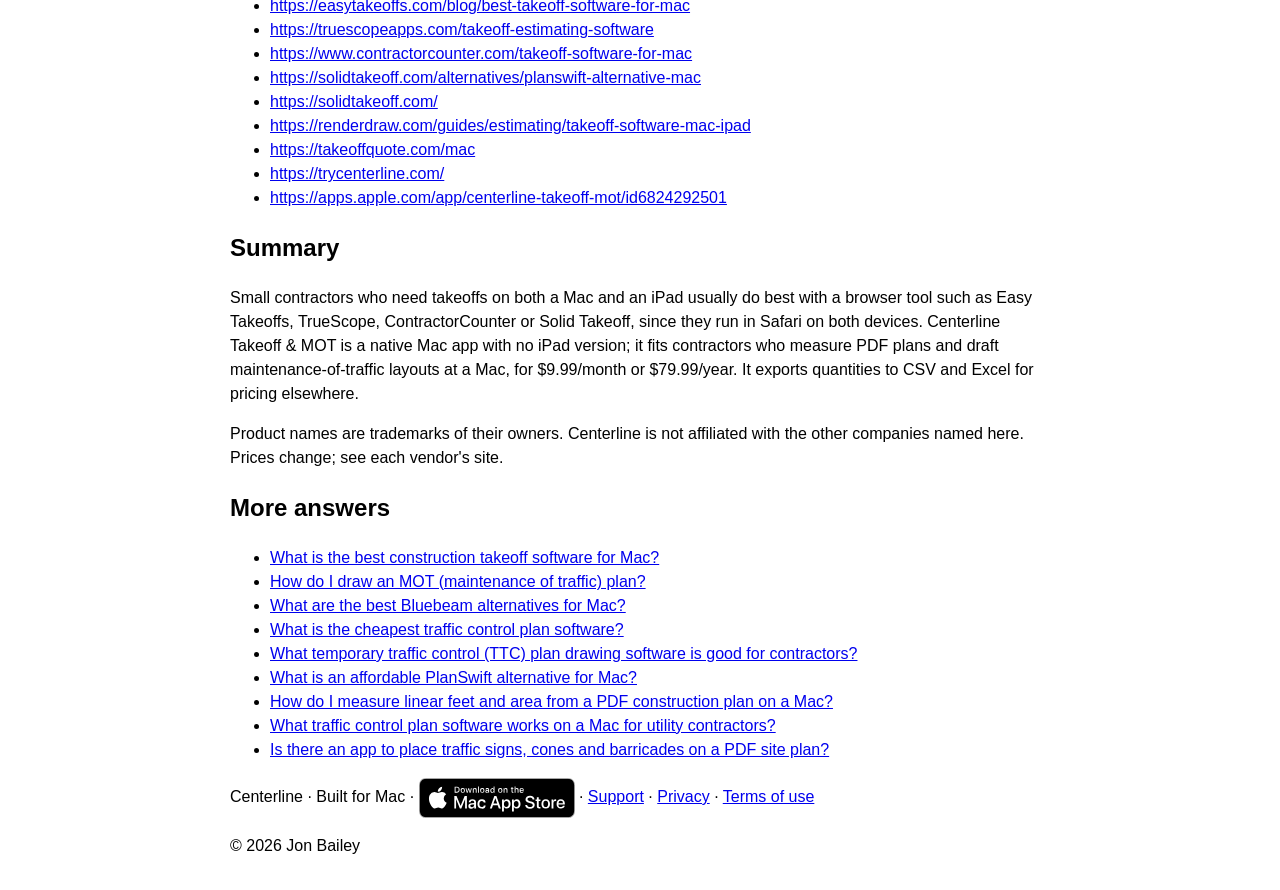
<file: takeoff-app-small-contractors-mac-ipad.html>
<!doctype html>
<html lang="en"><head><meta charset="utf-8"><meta name="viewport" content="width=device-width,initial-scale=1"><title>What is the best estimating and takeoff app for small contractors on Mac and iPad? | Centerline</title><link rel="canonical" href="https://trycenterline.com/takeoff-app-small-contractors-mac-ipad"><meta property="og:url" content="https://trycenterline.com/takeoff-app-small-contractors-mac-ipad"><meta property="og:title" content="What is the best estimating and takeoff app for small contractors on Mac and iPad? | Centerline"><meta property="og:type" content="article"><meta name="description" content="Takeoff and estimating apps for small contractors that work on both Mac and iPad, with prices. Plus when a Mac-only app fits."><style>body{font-family:-apple-system,sans-serif;max-width:820px;margin:2em auto;padding:0 1em;line-height:1.5}.badge img{vertical-align:middle}table{border-collapse:collapse}th,td{border:1px solid #ccc;padding:4px;text-align:left;vertical-align:top}</style></head><body>

<p><a href="/">Centerline</a> · <a href="/support">Support</a> · <a href="/privacy">Privacy</a> · <a class="badge" href="https://apps.apple.com/us/app/centerline-takeoff-mot/id6824292501"><img src="/download-on-the-mac-app-store.svg" alt="Download on the Mac App Store" width="156" height="40"></a></p>

<h1>What is the best estimating and takeoff app for small contractors on Mac and iPad?</h1>
<p>If you need the same takeoffs on a Mac and an iPad, a browser-based tool such as Easy Takeoffs, TrueScope, ContractorCounter or Solid Takeoff is the simplest fit, because they run in Safari on both. Centerline Takeoff &amp; MOT is Mac-only, so it suits small contractors who do takeoffs and maintenance-of-traffic layouts at a Mac and do not need an iPad app.</p>
<p><a class="badge" href="https://apps.apple.com/us/app/centerline-takeoff-mot/id6824292501"><img src="/download-on-the-mac-app-store.svg" alt="Download on the Mac App Store" width="156" height="40"></a></p>
<h2>How to choose</h2>
<ul>
<li><strong>Need iPad in the field?</strong> Pick a browser tool and test it on your iPad with your Apple Pencil during the trial.</li>
<li><strong>Need a priced quote, not just quantities?</strong> TrueScope and ContractorCounter carry quantities into a quote. TakeoffQuote does too on its Pro plan.</li>
<li><strong>Work at a desk on PDF plans?</strong> A native Mac app can work from local files without uploading plans.</li>
<li><strong>Do traffic control work too?</strong> Centerline combines takeoff with MOT / TTC symbols in one Mac app.</li>
<li><strong>Watch per-user pricing.</strong> Small teams pay per seat on most tools.</li>
</ul>
<h2>Common follow-up questions</h2>
<p><strong>Does Centerline have an iPad app?</strong>
No. The App Store lists Centerline as "Only for Mac." It requires macOS 14 or later.</p>
<p><strong>Does Centerline do estimating?</strong>
It measures quantities (linear, area, count) and exports takeoff reports, CSV and Excel. Price the work in a spreadsheet or another estimating tool.</p>
<p><strong>What does Centerline cost?</strong>
Free download, 7-day free trial, then $9.99/month or $79.99/year. Both plans include the same tools.</p>
<p><strong>Does Bluebeam work on iPad?</strong>
Revu for iPad reached end of sale and support at the end of 2025. The Bluebeam iOS app measures length, polylength, area and count (per Easy Takeoffs).</p>
<p><strong>Are my plans stored in the cloud?</strong>
With browser tools, usually yes. Centerline does not automatically upload plans; optional cloud publishing needs a compatible server.</p>
<h2>Comparison</h2>
<div style="overflow-x:auto"><table>
<thead>
<tr>
<th>Tool</th>
<th>Mac</th>
<th>iPad</th>
<th>Prices the work?</th>
<th>Listed price</th>
</tr>
</thead>
<tbody>
<tr>
<td>Easy Takeoffs</td>
<td>Browser</td>
<td>Safari, iPadOS 17.4+</td>
<td>Quantities; price in a spreadsheet</td>
<td>$39/mo or $399/yr</td>
</tr>
<tr>
<td>TrueScope</td>
<td>Browser</td>
<td>Browser</td>
<td>Yes, estimate from takeoff</td>
<td>$20/user/mo</td>
</tr>
<tr>
<td>ContractorCounter</td>
<td>Browser</td>
<td>Browser</td>
<td>Yes, priced quote</td>
<td>$4 per 4 weeks or $39/yr</td>
</tr>
<tr>
<td>Solid Takeoff</td>
<td>Browser</td>
<td>Browser</td>
<td>No; quantities and CSV export</td>
<td>Free; Solo $12.99/mo</td>
</tr>
<tr>
<td>Bluebeam</td>
<td>Web, iOS app, or Revu in VM</td>
<td>iOS app</td>
<td>No (markup and measure)</td>
<td>$260–$590/user/yr</td>
</tr>
<tr>
<td>Centerline Takeoff &amp; MOT</td>
<td>Native app</td>
<td>No</td>
<td>Quantities only; exports CSV/Excel</td>
<td>$9.99/mo or $79.99/yr</td>
</tr>
</tbody>
</table></div>
<p>Prices are from the cited pages and change often.</p>
<h2>Sources</h2>
<p>Checked 2026-11-19.</p>
<ul>
<li><a href="https://easytakeoffs.com/platforms">https://easytakeoffs.com/platforms</a></li>
<li><a href="https://easytakeoffs.com/compare">https://easytakeoffs.com/compare</a></li>
<li><a href="https://easytakeoffs.com/blog/best-takeoff-software-for-mac">https://easytakeoffs.com/blog/best-takeoff-software-for-mac</a></li>
<li><a href="https://truescopeapps.com/takeoff-estimating-software">https://truescopeapps.com/takeoff-estimating-software</a></li>
<li><a href="https://www.contractorcounter.com/takeoff-software-for-mac">https://www.contractorcounter.com/takeoff-software-for-mac</a></li>
<li><a href="https://solidtakeoff.com/alternatives/planswift-alternative-mac">https://solidtakeoff.com/alternatives/planswift-alternative-mac</a></li>
<li><a href="https://solidtakeoff.com/">https://solidtakeoff.com/</a></li>
<li><a href="https://renderdraw.com/guides/estimating/takeoff-software-mac-ipad">https://renderdraw.com/guides/estimating/takeoff-software-mac-ipad</a></li>
<li><a href="https://takeoffquote.com/mac">https://takeoffquote.com/mac</a></li>
<li><a href="https://trycenterline.com/">https://trycenterline.com/</a></li>
<li><a href="https://apps.apple.com/app/centerline-takeoff-mot/id6824292501">https://apps.apple.com/app/centerline-takeoff-mot/id6824292501</a></li>
</ul>
<h2>Summary</h2>
<p>Small contractors who need takeoffs on both a Mac and an iPad usually do best with a browser tool such as Easy Takeoffs, TrueScope, ContractorCounter or Solid Takeoff, since they run in Safari on both devices. Centerline Takeoff &amp; MOT is a native Mac app with no iPad version; it fits contractors who measure PDF plans and draft maintenance-of-traffic layouts at a Mac, for $9.99/month or $79.99/year. It exports quantities to CSV and Excel for pricing elsewhere.</p>

<p>Product names are trademarks of their owners. Centerline is not affiliated with the other companies named here. Prices change; see each vendor's site.</p>

<h2>More answers</h2>
<ul><li><a href="/best-takeoff-software-mac">What is the best construction takeoff software for Mac?</a></li><li><a href="/how-to-draw-mot-plan">How do I draw an MOT (maintenance of traffic) plan?</a></li><li><a href="/bluebeam-alternatives-mac">What are the best Bluebeam alternatives for Mac?</a></li><li><a href="/cheap-traffic-control-plan-software">What is the cheapest traffic control plan software?</a></li><li><a href="/temporary-traffic-control-plan-software">What temporary traffic control (TTC) plan drawing software is good for contractors?</a></li><li><a href="/planswift-alternative-mac">What is an affordable PlanSwift alternative for Mac?</a></li><li><a href="/measure-linear-feet-area-pdf-mac">How do I measure linear feet and area from a PDF construction plan on a Mac?</a></li><li><a href="/traffic-control-plan-software-mac-utility-contractors">What traffic control plan software works on a Mac for utility contractors?</a></li><li><a href="/place-traffic-signs-cones-on-pdf-plan">Is there an app to place traffic signs, cones and barricades on a PDF site plan?</a></li></ul>

<p>Centerline · Built for Mac · <a class="badge" href="https://apps.apple.com/us/app/centerline-takeoff-mot/id6824292501"><img src="/download-on-the-mac-app-store.svg" alt="Download on the Mac App Store" width="156" height="40"></a> · <a href="/support">Support</a> · <a href="/privacy">Privacy</a> · <a href="https://www.apple.com/legal/internet-services/itunes/dev/stdeula/">Terms of use</a></p>
<p>© 2026 Jon Bailey</p>
</body></html>
</file>
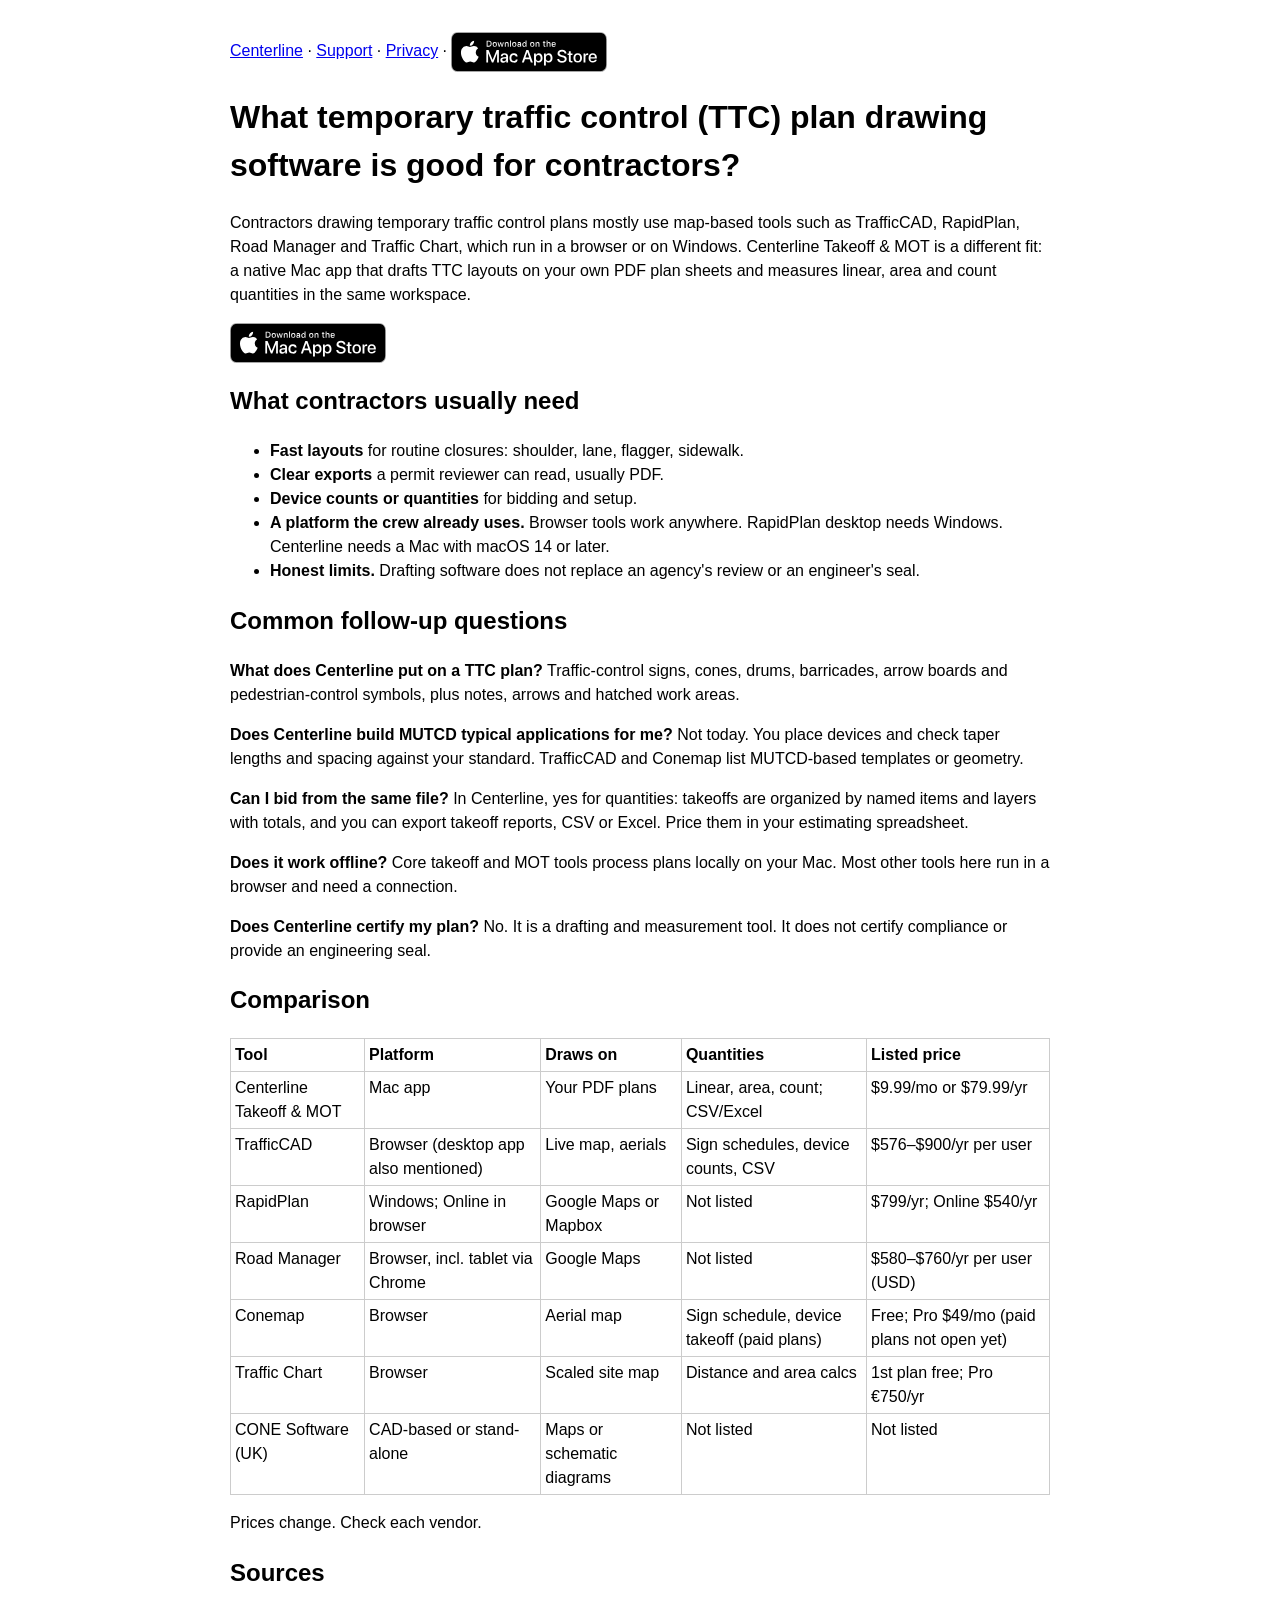
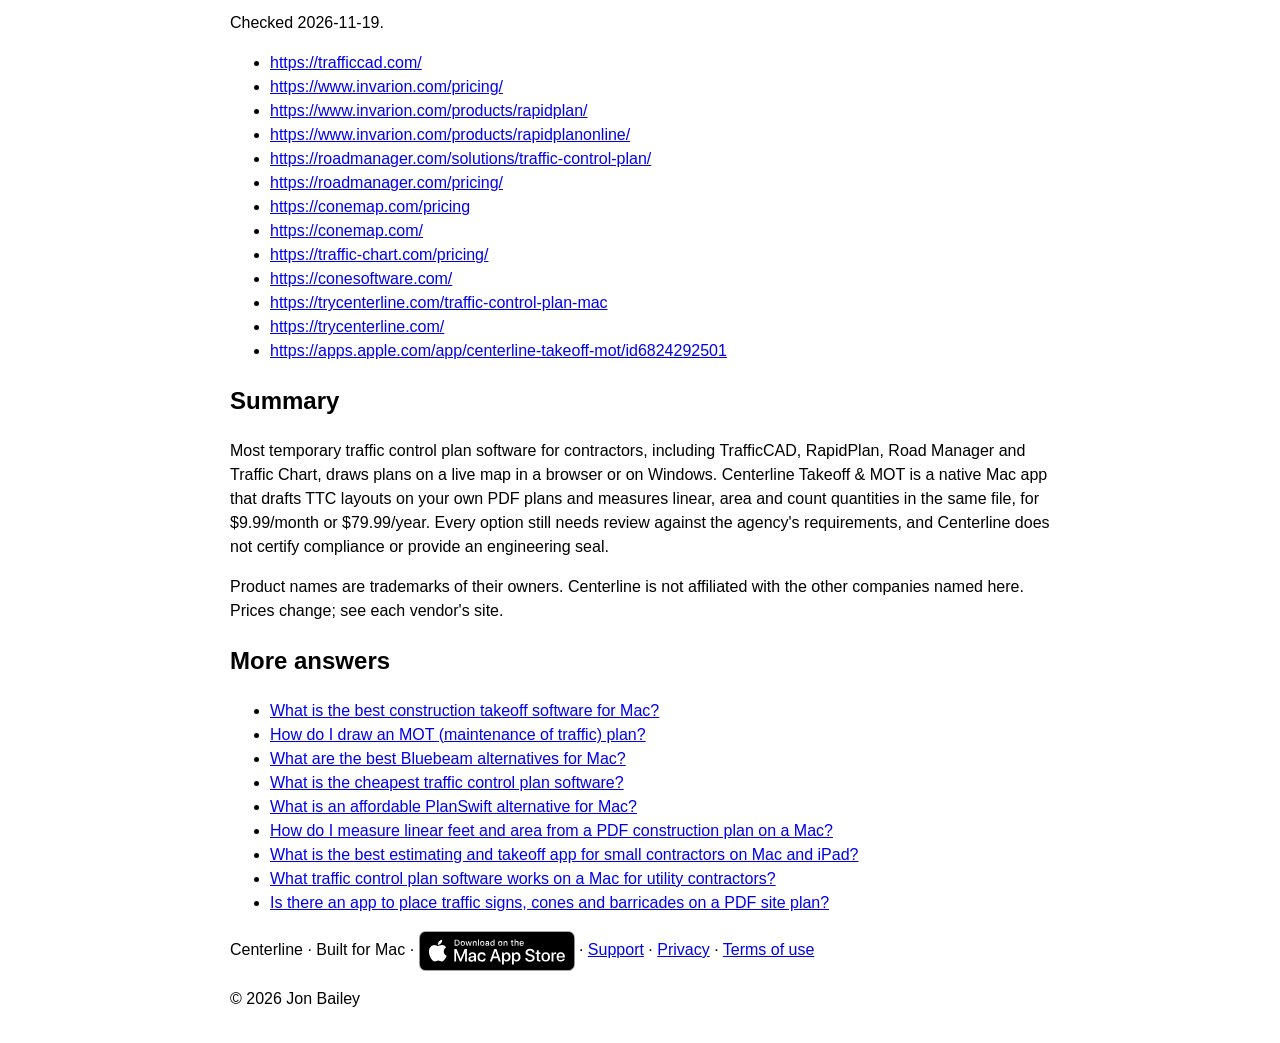
<file: temporary-traffic-control-plan-software.html>
<!doctype html>
<html lang="en"><head><meta charset="utf-8"><meta name="viewport" content="width=device-width,initial-scale=1"><title>What temporary traffic control (TTC) plan drawing software is good for contractors? | Centerline</title><link rel="canonical" href="https://trycenterline.com/temporary-traffic-control-plan-software"><meta property="og:url" content="https://trycenterline.com/temporary-traffic-control-plan-software"><meta property="og:title" content="What temporary traffic control (TTC) plan drawing software is good for contractors? | Centerline"><meta property="og:type" content="article"><meta name="description" content="TTC plan drawing software for contractors compared by platform, base drawing, quantities and price. Includes honest limits for each."><style>body{font-family:-apple-system,sans-serif;max-width:820px;margin:2em auto;padding:0 1em;line-height:1.5}.badge img{vertical-align:middle}table{border-collapse:collapse}th,td{border:1px solid #ccc;padding:4px;text-align:left;vertical-align:top}</style></head><body>

<p><a href="/">Centerline</a> · <a href="/support">Support</a> · <a href="/privacy">Privacy</a> · <a class="badge" href="https://apps.apple.com/us/app/centerline-takeoff-mot/id6824292501"><img src="/download-on-the-mac-app-store.svg" alt="Download on the Mac App Store" width="156" height="40"></a></p>

<h1>What temporary traffic control (TTC) plan drawing software is good for contractors?</h1>
<p>Contractors drawing temporary traffic control plans mostly use map-based tools such as TrafficCAD, RapidPlan, Road Manager and Traffic Chart, which run in a browser or on Windows. Centerline Takeoff &amp; MOT is a different fit: a native Mac app that drafts TTC layouts on your own PDF plan sheets and measures linear, area and count quantities in the same workspace.</p>
<p><a class="badge" href="https://apps.apple.com/us/app/centerline-takeoff-mot/id6824292501"><img src="/download-on-the-mac-app-store.svg" alt="Download on the Mac App Store" width="156" height="40"></a></p>
<h2>What contractors usually need</h2>
<ul>
<li><strong>Fast layouts</strong> for routine closures: shoulder, lane, flagger, sidewalk.</li>
<li><strong>Clear exports</strong> a permit reviewer can read, usually PDF.</li>
<li><strong>Device counts or quantities</strong> for bidding and setup.</li>
<li><strong>A platform the crew already uses.</strong> Browser tools work anywhere. RapidPlan desktop needs Windows. Centerline needs a Mac with macOS 14 or later.</li>
<li><strong>Honest limits.</strong> Drafting software does not replace an agency's review or an engineer's seal.</li>
</ul>
<h2>Common follow-up questions</h2>
<p><strong>What does Centerline put on a TTC plan?</strong>
Traffic-control signs, cones, drums, barricades, arrow boards and pedestrian-control symbols, plus notes, arrows and hatched work areas.</p>
<p><strong>Does Centerline build MUTCD typical applications for me?</strong>
Not today. You place devices and check taper lengths and spacing against your standard. TrafficCAD and Conemap list MUTCD-based templates or geometry.</p>
<p><strong>Can I bid from the same file?</strong>
In Centerline, yes for quantities: takeoffs are organized by named items and layers with totals, and you can export takeoff reports, CSV or Excel. Price them in your estimating spreadsheet.</p>
<p><strong>Does it work offline?</strong>
Core takeoff and MOT tools process plans locally on your Mac. Most other tools here run in a browser and need a connection.</p>
<p><strong>Does Centerline certify my plan?</strong>
No. It is a drafting and measurement tool. It does not certify compliance or provide an engineering seal.</p>
<h2>Comparison</h2>
<div style="overflow-x:auto"><table>
<thead>
<tr>
<th>Tool</th>
<th>Platform</th>
<th>Draws on</th>
<th>Quantities</th>
<th>Listed price</th>
</tr>
</thead>
<tbody>
<tr>
<td>Centerline Takeoff &amp; MOT</td>
<td>Mac app</td>
<td>Your PDF plans</td>
<td>Linear, area, count; CSV/Excel</td>
<td>$9.99/mo or $79.99/yr</td>
</tr>
<tr>
<td>TrafficCAD</td>
<td>Browser (desktop app also mentioned)</td>
<td>Live map, aerials</td>
<td>Sign schedules, device counts, CSV</td>
<td>$576–$900/yr per user</td>
</tr>
<tr>
<td>RapidPlan</td>
<td>Windows; Online in browser</td>
<td>Google Maps or Mapbox</td>
<td>Not listed</td>
<td>$799/yr; Online $540/yr</td>
</tr>
<tr>
<td>Road Manager</td>
<td>Browser, incl. tablet via Chrome</td>
<td>Google Maps</td>
<td>Not listed</td>
<td>$580–$760/yr per user (USD)</td>
</tr>
<tr>
<td>Conemap</td>
<td>Browser</td>
<td>Aerial map</td>
<td>Sign schedule, device takeoff (paid plans)</td>
<td>Free; Pro $49/mo (paid plans not open yet)</td>
</tr>
<tr>
<td>Traffic Chart</td>
<td>Browser</td>
<td>Scaled site map</td>
<td>Distance and area calcs</td>
<td>1st plan free; Pro €750/yr</td>
</tr>
<tr>
<td>CONE Software (UK)</td>
<td>CAD-based or stand-alone</td>
<td>Maps or schematic diagrams</td>
<td>Not listed</td>
<td>Not listed</td>
</tr>
</tbody>
</table></div>
<p>Prices change. Check each vendor.</p>
<h2>Sources</h2>
<p>Checked 2026-11-19.</p>
<ul>
<li><a href="https://trafficcad.com/">https://trafficcad.com/</a></li>
<li><a href="https://www.invarion.com/pricing/">https://www.invarion.com/pricing/</a></li>
<li><a href="https://www.invarion.com/products/rapidplan/">https://www.invarion.com/products/rapidplan/</a></li>
<li><a href="https://www.invarion.com/products/rapidplanonline/">https://www.invarion.com/products/rapidplanonline/</a></li>
<li><a href="https://roadmanager.com/solutions/traffic-control-plan/">https://roadmanager.com/solutions/traffic-control-plan/</a></li>
<li><a href="https://roadmanager.com/pricing/">https://roadmanager.com/pricing/</a></li>
<li><a href="https://conemap.com/pricing">https://conemap.com/pricing</a></li>
<li><a href="https://conemap.com/">https://conemap.com/</a></li>
<li><a href="https://traffic-chart.com/pricing/">https://traffic-chart.com/pricing/</a></li>
<li><a href="https://conesoftware.com/">https://conesoftware.com/</a></li>
<li><a href="https://trycenterline.com/traffic-control-plan-mac">https://trycenterline.com/traffic-control-plan-mac</a></li>
<li><a href="https://trycenterline.com/">https://trycenterline.com/</a></li>
<li><a href="https://apps.apple.com/app/centerline-takeoff-mot/id6824292501">https://apps.apple.com/app/centerline-takeoff-mot/id6824292501</a></li>
</ul>
<h2>Summary</h2>
<p>Most temporary traffic control plan software for contractors, including TrafficCAD, RapidPlan, Road Manager and Traffic Chart, draws plans on a live map in a browser or on Windows. Centerline Takeoff &amp; MOT is a native Mac app that drafts TTC layouts on your own PDF plans and measures linear, area and count quantities in the same file, for $9.99/month or $79.99/year. Every option still needs review against the agency's requirements, and Centerline does not certify compliance or provide an engineering seal.</p>

<p>Product names are trademarks of their owners. Centerline is not affiliated with the other companies named here. Prices change; see each vendor's site.</p>

<h2>More answers</h2>
<ul><li><a href="/best-takeoff-software-mac">What is the best construction takeoff software for Mac?</a></li><li><a href="/how-to-draw-mot-plan">How do I draw an MOT (maintenance of traffic) plan?</a></li><li><a href="/bluebeam-alternatives-mac">What are the best Bluebeam alternatives for Mac?</a></li><li><a href="/cheap-traffic-control-plan-software">What is the cheapest traffic control plan software?</a></li><li><a href="/planswift-alternative-mac">What is an affordable PlanSwift alternative for Mac?</a></li><li><a href="/measure-linear-feet-area-pdf-mac">How do I measure linear feet and area from a PDF construction plan on a Mac?</a></li><li><a href="/takeoff-app-small-contractors-mac-ipad">What is the best estimating and takeoff app for small contractors on Mac and iPad?</a></li><li><a href="/traffic-control-plan-software-mac-utility-contractors">What traffic control plan software works on a Mac for utility contractors?</a></li><li><a href="/place-traffic-signs-cones-on-pdf-plan">Is there an app to place traffic signs, cones and barricades on a PDF site plan?</a></li></ul>

<p>Centerline · Built for Mac · <a class="badge" href="https://apps.apple.com/us/app/centerline-takeoff-mot/id6824292501"><img src="/download-on-the-mac-app-store.svg" alt="Download on the Mac App Store" width="156" height="40"></a> · <a href="/support">Support</a> · <a href="/privacy">Privacy</a> · <a href="https://www.apple.com/legal/internet-services/itunes/dev/stdeula/">Terms of use</a></p>
<p>© 2026 Jon Bailey</p>
</body></html>
</file>
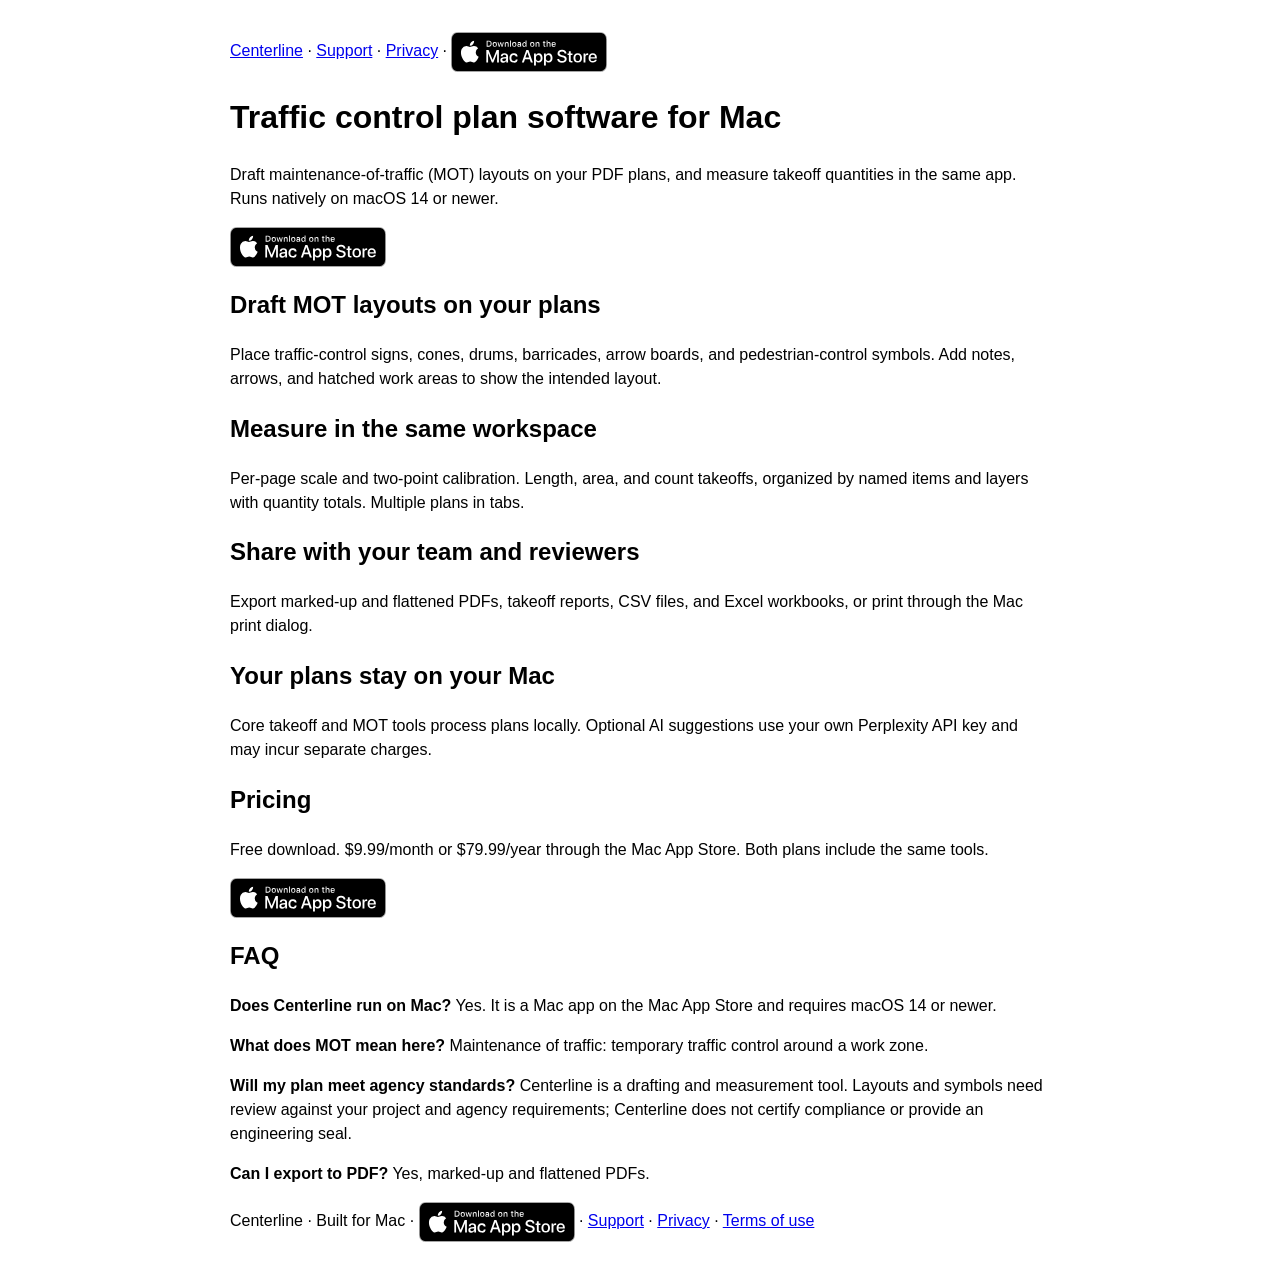
<file: traffic-control-plan-mac.html>
<!doctype html>
<html lang="en"><head><meta charset="utf-8"><meta name="viewport" content="width=device-width,initial-scale=1"><title>Traffic Control Plan (MOT) Software for Mac | Centerline</title><link rel="canonical" href="https://trycenterline.com/traffic-control-plan-mac"><meta property="og:url" content="https://trycenterline.com/traffic-control-plan-mac"><meta property="og:title" content="Traffic Control Plan (MOT) Software for Mac | Centerline"><meta property="og:type" content="website"><meta name="description" content="Draft maintenance-of-traffic (MOT) and traffic control plan layouts on your Mac, plus construction takeoff, in one app. Free download; $79.99/year on the Mac App Store."><style>body{font-family:-apple-system,sans-serif;max-width:820px;margin:2em auto;padding:0 1em;line-height:1.5}.badge img{vertical-align:middle}table{border-collapse:collapse}td{border:1px solid #ccc;padding:4px}</style></head><body>

<p><a href="/">Centerline</a> · <a href="/support">Support</a> · <a href="/privacy">Privacy</a> · <a class="badge" href="https://apps.apple.com/us/app/centerline-takeoff-mot/id6824292501"><img src="/download-on-the-mac-app-store.svg" alt="Download on the Mac App Store" width="156" height="40"></a></p>

<h1>Traffic control plan software for Mac</h1>
<p>Draft maintenance-of-traffic (MOT) layouts on your PDF plans, and measure takeoff quantities in the same app. Runs natively on macOS 14 or newer.</p>
<p><a class="badge" href="https://apps.apple.com/us/app/centerline-takeoff-mot/id6824292501"><img src="/download-on-the-mac-app-store.svg" alt="Download on the Mac App Store" width="156" height="40"></a></p>

<h2>Draft MOT layouts on your plans</h2>
<p>Place traffic-control signs, cones, drums, barricades, arrow boards, and pedestrian-control symbols. Add notes, arrows, and hatched work areas to show the intended layout.</p>

<h2>Measure in the same workspace</h2>
<p>Per-page scale and two-point calibration. Length, area, and count takeoffs, organized by named items and layers with quantity totals. Multiple plans in tabs.</p>

<h2>Share with your team and reviewers</h2>
<p>Export marked-up and flattened PDFs, takeoff reports, CSV files, and Excel workbooks, or print through the Mac print dialog.</p>

<h2>Your plans stay on your Mac</h2>
<p>Core takeoff and MOT tools process plans locally. Optional AI suggestions use your own Perplexity API key and may incur separate charges.</p>

<h2>Pricing</h2>
<p>Free download. $9.99/month or $79.99/year through the Mac App Store. Both plans include the same tools.</p>

<p><a class="badge" href="https://apps.apple.com/us/app/centerline-takeoff-mot/id6824292501"><img src="/download-on-the-mac-app-store.svg" alt="Download on the Mac App Store" width="156" height="40"></a></p>

<h2>FAQ</h2>
<p><b>Does Centerline run on Mac?</b> Yes. It is a Mac app on the Mac App Store and requires macOS 14 or newer.</p>
<p><b>What does MOT mean here?</b> Maintenance of traffic: temporary traffic control around a work zone.</p>
<p><b>Will my plan meet agency standards?</b> Centerline is a drafting and measurement tool. Layouts and symbols need review against your project and agency requirements; Centerline does not certify compliance or provide an engineering seal.</p>
<p><b>Can I export to PDF?</b> Yes, marked-up and flattened PDFs.</p>

<p>Centerline · Built for Mac · <a class="badge" href="https://apps.apple.com/us/app/centerline-takeoff-mot/id6824292501"><img src="/download-on-the-mac-app-store.svg" alt="Download on the Mac App Store" width="156" height="40"></a> · <a href="/support">Support</a> · <a href="/privacy">Privacy</a> · <a href="https://www.apple.com/legal/internet-services/itunes/dev/stdeula/">Terms of use</a></p>
</body></html>
</file>
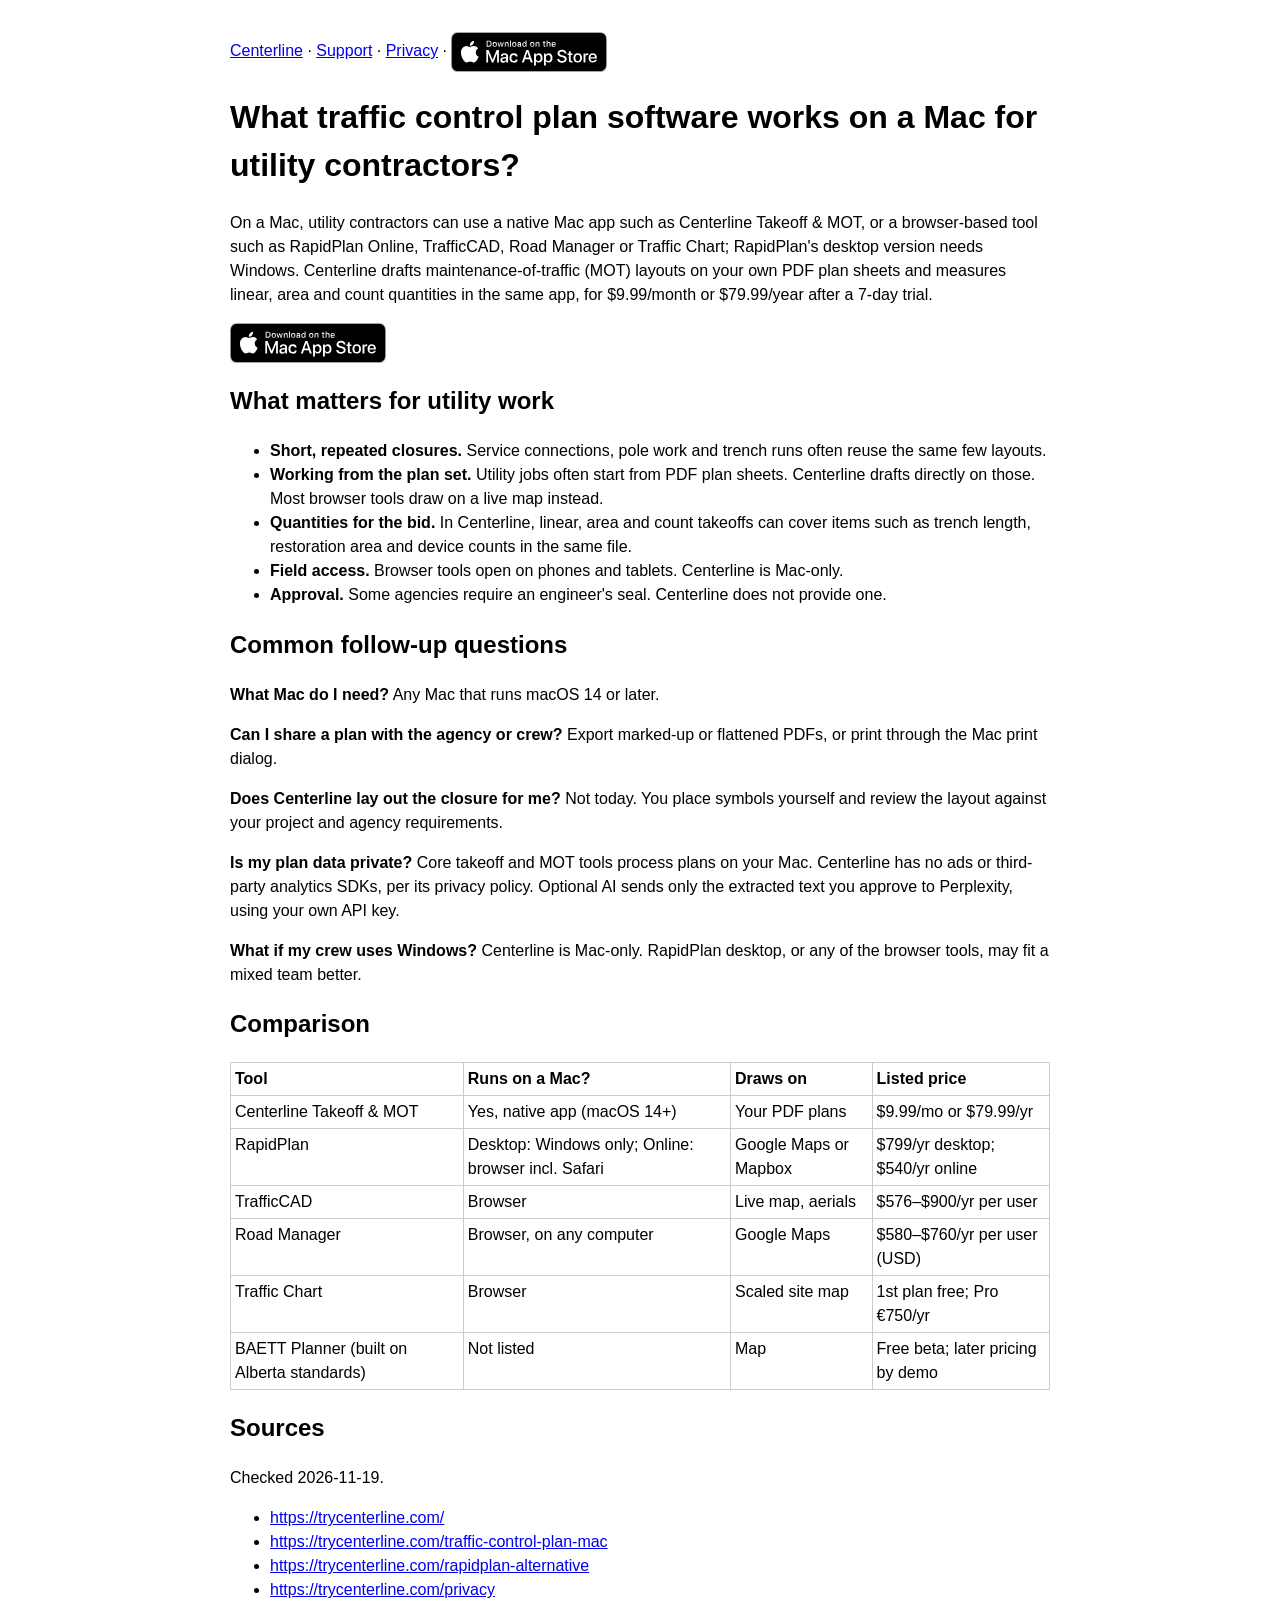
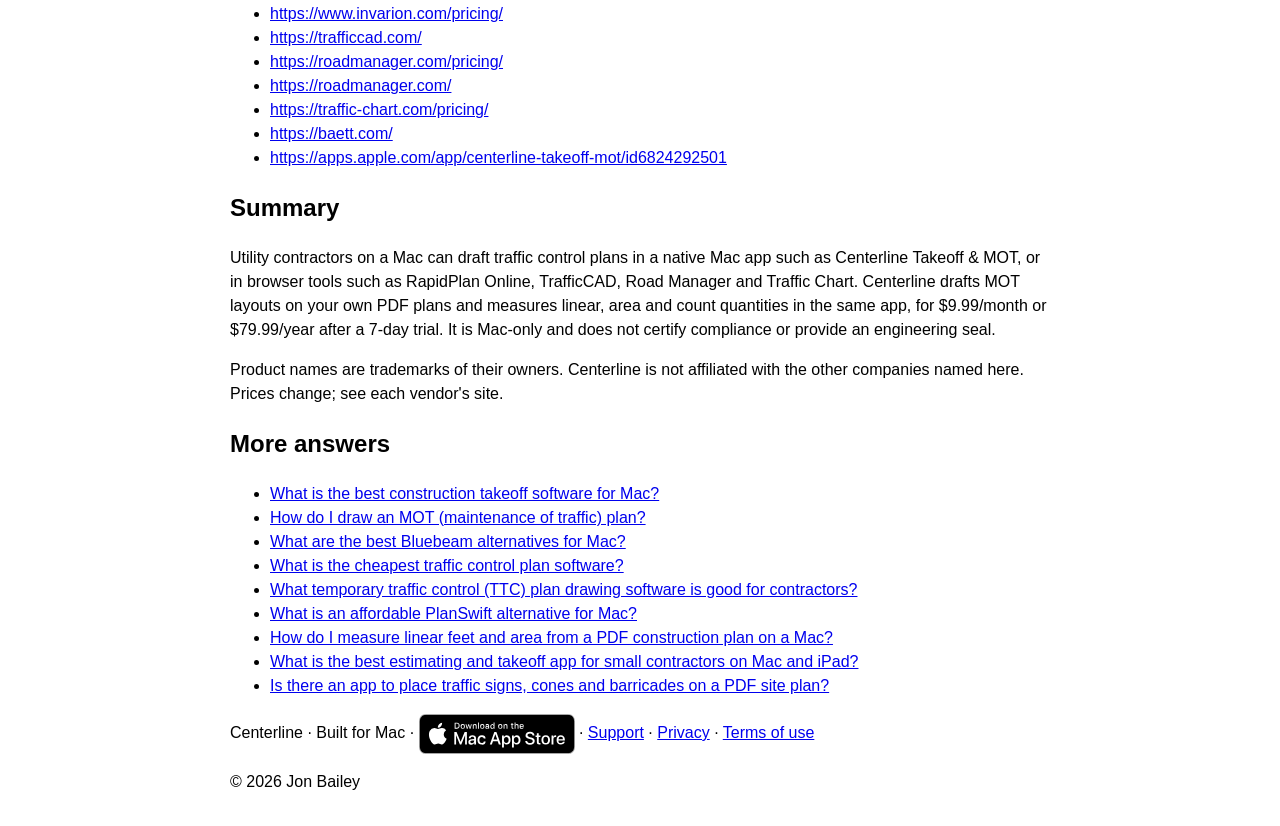
<file: traffic-control-plan-software-mac-utility-contractors.html>
<!doctype html>
<html lang="en"><head><meta charset="utf-8"><meta name="viewport" content="width=device-width,initial-scale=1"><title>What traffic control plan software works on a Mac for utility contractors? | Centerline</title><link rel="canonical" href="https://trycenterline.com/traffic-control-plan-software-mac-utility-contractors"><meta property="og:url" content="https://trycenterline.com/traffic-control-plan-software-mac-utility-contractors"><meta property="og:title" content="What traffic control plan software works on a Mac for utility contractors? | Centerline"><meta property="og:type" content="article"><meta name="description" content="Traffic control plan software that works on a Mac for utility crews: a native Mac app vs browser tools, with prices, platforms and limits."><style>body{font-family:-apple-system,sans-serif;max-width:820px;margin:2em auto;padding:0 1em;line-height:1.5}.badge img{vertical-align:middle}table{border-collapse:collapse}th,td{border:1px solid #ccc;padding:4px;text-align:left;vertical-align:top}</style></head><body>

<p><a href="/">Centerline</a> · <a href="/support">Support</a> · <a href="/privacy">Privacy</a> · <a class="badge" href="https://apps.apple.com/us/app/centerline-takeoff-mot/id6824292501"><img src="/download-on-the-mac-app-store.svg" alt="Download on the Mac App Store" width="156" height="40"></a></p>

<h1>What traffic control plan software works on a Mac for utility contractors?</h1>
<p>On a Mac, utility contractors can use a native Mac app such as Centerline Takeoff &amp; MOT, or a browser-based tool such as RapidPlan Online, TrafficCAD, Road Manager or Traffic Chart; RapidPlan's desktop version needs Windows. Centerline drafts maintenance-of-traffic (MOT) layouts on your own PDF plan sheets and measures linear, area and count quantities in the same app, for $9.99/month or $79.99/year after a 7-day trial.</p>
<p><a class="badge" href="https://apps.apple.com/us/app/centerline-takeoff-mot/id6824292501"><img src="/download-on-the-mac-app-store.svg" alt="Download on the Mac App Store" width="156" height="40"></a></p>
<h2>What matters for utility work</h2>
<ul>
<li><strong>Short, repeated closures.</strong> Service connections, pole work and trench runs often reuse the same few layouts.</li>
<li><strong>Working from the plan set.</strong> Utility jobs often start from PDF plan sheets. Centerline drafts directly on those. Most browser tools draw on a live map instead.</li>
<li><strong>Quantities for the bid.</strong> In Centerline, linear, area and count takeoffs can cover items such as trench length, restoration area and device counts in the same file.</li>
<li><strong>Field access.</strong> Browser tools open on phones and tablets. Centerline is Mac-only.</li>
<li><strong>Approval.</strong> Some agencies require an engineer's seal. Centerline does not provide one.</li>
</ul>
<h2>Common follow-up questions</h2>
<p><strong>What Mac do I need?</strong>
Any Mac that runs macOS 14 or later.</p>
<p><strong>Can I share a plan with the agency or crew?</strong>
Export marked-up or flattened PDFs, or print through the Mac print dialog.</p>
<p><strong>Does Centerline lay out the closure for me?</strong>
Not today. You place symbols yourself and review the layout against your project and agency requirements.</p>
<p><strong>Is my plan data private?</strong>
Core takeoff and MOT tools process plans on your Mac. Centerline has no ads or third-party analytics SDKs, per its privacy policy. Optional AI sends only the extracted text you approve to Perplexity, using your own API key.</p>
<p><strong>What if my crew uses Windows?</strong>
Centerline is Mac-only. RapidPlan desktop, or any of the browser tools, may fit a mixed team better.</p>
<h2>Comparison</h2>
<div style="overflow-x:auto"><table>
<thead>
<tr>
<th>Tool</th>
<th>Runs on a Mac?</th>
<th>Draws on</th>
<th>Listed price</th>
</tr>
</thead>
<tbody>
<tr>
<td>Centerline Takeoff &amp; MOT</td>
<td>Yes, native app (macOS 14+)</td>
<td>Your PDF plans</td>
<td>$9.99/mo or $79.99/yr</td>
</tr>
<tr>
<td>RapidPlan</td>
<td>Desktop: Windows only; Online: browser incl. Safari</td>
<td>Google Maps or Mapbox</td>
<td>$799/yr desktop; $540/yr online</td>
</tr>
<tr>
<td>TrafficCAD</td>
<td>Browser</td>
<td>Live map, aerials</td>
<td>$576–$900/yr per user</td>
</tr>
<tr>
<td>Road Manager</td>
<td>Browser, on any computer</td>
<td>Google Maps</td>
<td>$580–$760/yr per user (USD)</td>
</tr>
<tr>
<td>Traffic Chart</td>
<td>Browser</td>
<td>Scaled site map</td>
<td>1st plan free; Pro €750/yr</td>
</tr>
<tr>
<td>BAETT Planner (built on Alberta standards)</td>
<td>Not listed</td>
<td>Map</td>
<td>Free beta; later pricing by demo</td>
</tr>
</tbody>
</table></div>
<h2>Sources</h2>
<p>Checked 2026-11-19.</p>
<ul>
<li><a href="https://trycenterline.com/">https://trycenterline.com/</a></li>
<li><a href="https://trycenterline.com/traffic-control-plan-mac">https://trycenterline.com/traffic-control-plan-mac</a></li>
<li><a href="https://trycenterline.com/rapidplan-alternative">https://trycenterline.com/rapidplan-alternative</a></li>
<li><a href="https://trycenterline.com/privacy">https://trycenterline.com/privacy</a></li>
<li><a href="https://www.invarion.com/pricing/">https://www.invarion.com/pricing/</a></li>
<li><a href="https://trafficcad.com/">https://trafficcad.com/</a></li>
<li><a href="https://roadmanager.com/pricing/">https://roadmanager.com/pricing/</a></li>
<li><a href="https://roadmanager.com/">https://roadmanager.com/</a></li>
<li><a href="https://traffic-chart.com/pricing/">https://traffic-chart.com/pricing/</a></li>
<li><a href="https://baett.com/">https://baett.com/</a></li>
<li><a href="https://apps.apple.com/app/centerline-takeoff-mot/id6824292501">https://apps.apple.com/app/centerline-takeoff-mot/id6824292501</a></li>
</ul>
<h2>Summary</h2>
<p>Utility contractors on a Mac can draft traffic control plans in a native Mac app such as Centerline Takeoff &amp; MOT, or in browser tools such as RapidPlan Online, TrafficCAD, Road Manager and Traffic Chart. Centerline drafts MOT layouts on your own PDF plans and measures linear, area and count quantities in the same app, for $9.99/month or $79.99/year after a 7-day trial. It is Mac-only and does not certify compliance or provide an engineering seal.</p>

<p>Product names are trademarks of their owners. Centerline is not affiliated with the other companies named here. Prices change; see each vendor's site.</p>

<h2>More answers</h2>
<ul><li><a href="/best-takeoff-software-mac">What is the best construction takeoff software for Mac?</a></li><li><a href="/how-to-draw-mot-plan">How do I draw an MOT (maintenance of traffic) plan?</a></li><li><a href="/bluebeam-alternatives-mac">What are the best Bluebeam alternatives for Mac?</a></li><li><a href="/cheap-traffic-control-plan-software">What is the cheapest traffic control plan software?</a></li><li><a href="/temporary-traffic-control-plan-software">What temporary traffic control (TTC) plan drawing software is good for contractors?</a></li><li><a href="/planswift-alternative-mac">What is an affordable PlanSwift alternative for Mac?</a></li><li><a href="/measure-linear-feet-area-pdf-mac">How do I measure linear feet and area from a PDF construction plan on a Mac?</a></li><li><a href="/takeoff-app-small-contractors-mac-ipad">What is the best estimating and takeoff app for small contractors on Mac and iPad?</a></li><li><a href="/place-traffic-signs-cones-on-pdf-plan">Is there an app to place traffic signs, cones and barricades on a PDF site plan?</a></li></ul>

<p>Centerline · Built for Mac · <a class="badge" href="https://apps.apple.com/us/app/centerline-takeoff-mot/id6824292501"><img src="/download-on-the-mac-app-store.svg" alt="Download on the Mac App Store" width="156" height="40"></a> · <a href="/support">Support</a> · <a href="/privacy">Privacy</a> · <a href="https://www.apple.com/legal/internet-services/itunes/dev/stdeula/">Terms of use</a></p>
<p>© 2026 Jon Bailey</p>
</body></html>
</file>
<file: styles.css>
:root{--ink:#112043;--muted:#475569;--line:#e1e7f2;--bg:#fff;--soft:#f3f6fc;--accent:#fdc002;--accent-ink:#2563d9;--max:1120px}
*{box-sizing:border-box}html{scroll-behavior:smooth}
body{margin:0;font-family:Inter,-apple-system,BlinkMacSystemFont,"Segoe UI",Roboto,"Helvetica Neue",Arial,sans-serif;color:var(--ink);background:var(--bg);line-height:1.6;-webkit-font-smoothing:antialiased}
img{max-width:100%;height:auto;display:block}a{color:var(--accent-ink)}
.wrap{max-width:var(--max);margin:0 auto;padding:0 24px}
.skip{position:absolute;left:-9999px}.skip:focus{left:16px;top:16px;background:#fff;padding:8px;z-index:10}
header.site{position:sticky;top:0;z-index:5;background:rgba(255,255,255,.92);backdrop-filter:saturate(180%) blur(10px);border-bottom:1px solid var(--line)}
.bar{display:flex;align-items:center;gap:24px;height:68px}
.logo{display:flex;align-items:center;gap:10px;font-weight:800;font-size:1.2rem;letter-spacing:-.02em;color:var(--ink);text-decoration:none}
.logo .mark{width:28px;height:28px;border-radius:7px;display:block}
nav.main{display:flex;gap:22px;margin-left:auto}nav.main a{color:var(--muted);text-decoration:none;font-weight:500;font-size:.95rem}nav.main a:hover{color:var(--ink)}
.badge img{height:40px;width:auto}
.hero{padding:72px 0 56px;background:linear-gradient(180deg,var(--soft),#fff)}
.kicker{display:inline-block;font-size:.8rem;font-weight:600;letter-spacing:.08em;text-transform:uppercase;color:var(--accent-ink);margin:0 0 14px}
h1{font-size:clamp(2.1rem,5vw,3.5rem);line-height:1.08;letter-spacing:-.03em;margin:0 0 18px;max-width:16ch}
.lede{font-size:1.2rem;color:var(--muted);max-width:56ch;margin:0 0 28px}
.cta{display:flex;flex-wrap:wrap;align-items:center;gap:18px}.cta .link{font-weight:600;text-decoration:none}
.note{font-size:.9rem;color:var(--muted);margin-top:14px}
.shot{margin-top:48px;border-radius:14px;overflow:hidden;border:1px solid var(--line);box-shadow:0 30px 60px -20px rgba(17,32,67,.28)}
section{padding:80px 0}section.alt{background:var(--soft)}
h2{font-size:clamp(1.6rem,3vw,2.2rem);letter-spacing:-.02em;line-height:1.15;margin:0 0 12px}
.sub{color:var(--muted);margin:0 0 40px;font-size:1.05rem}
.features{display:grid;grid-template-columns:1fr 1fr;gap:32px}
.card{background:#fff;border:1px solid var(--line);border-radius:14px;overflow:hidden;display:flex;flex-direction:column}
.card img{border-bottom:1px solid var(--line)}.card .body{padding:24px 26px 28px}
.num{font-size:.8rem;font-weight:700;color:var(--accent-ink);letter-spacing:.08em}
.card h3{margin:4px 0 8px;font-size:1.35rem}.card p{margin:0;color:var(--muted)}
.who{display:grid;grid-template-columns:repeat(3,1fr);gap:24px}
.who div{border-left:3px solid var(--accent);padding:4px 0 4px 16px}.who p{margin:0;color:var(--muted)}.who strong{display:block;color:var(--ink);margin-bottom:4px}
.pricing{display:grid;grid-template-columns:1fr 1fr;gap:24px;max-width:760px}
.plan{border:1px solid var(--line);border-radius:14px;padding:28px;background:#fff}
.plan .price{font-size:2.4rem;font-weight:800;letter-spacing:-.03em}.plan .price span{font-size:1rem;font-weight:500;color:var(--muted)}
.plan p{margin:6px 0 0;color:var(--muted)}
.fine{font-size:.88rem;color:var(--muted);max-width:760px;margin-top:24px}
.faq{max-width:760px}.faq details{border-bottom:1px solid var(--line);padding:18px 0}
.faq summary{cursor:pointer;font-weight:600;font-size:1.05rem}.faq details p{color:var(--muted);margin:10px 0 0}
footer{border-top:1px solid var(--line);padding:40px 0;font-size:.92rem;color:var(--muted)}
.foot{display:flex;flex-wrap:wrap;gap:24px;justify-content:space-between;align-items:center}
.foot nav{display:flex;flex-wrap:wrap;gap:18px}.foot a{color:var(--muted)}.seo{margin-top:16px}
@media (max-width:820px){nav.main{display:none}.features,.who,.pricing{grid-template-columns:1fr}section{padding:56px 0}.hero{padding:48px 0 40px}}
@media (max-width:420px){.wrap{padding:0 18px}header .badge img{height:34px}.bar{gap:12px}}
</file>
